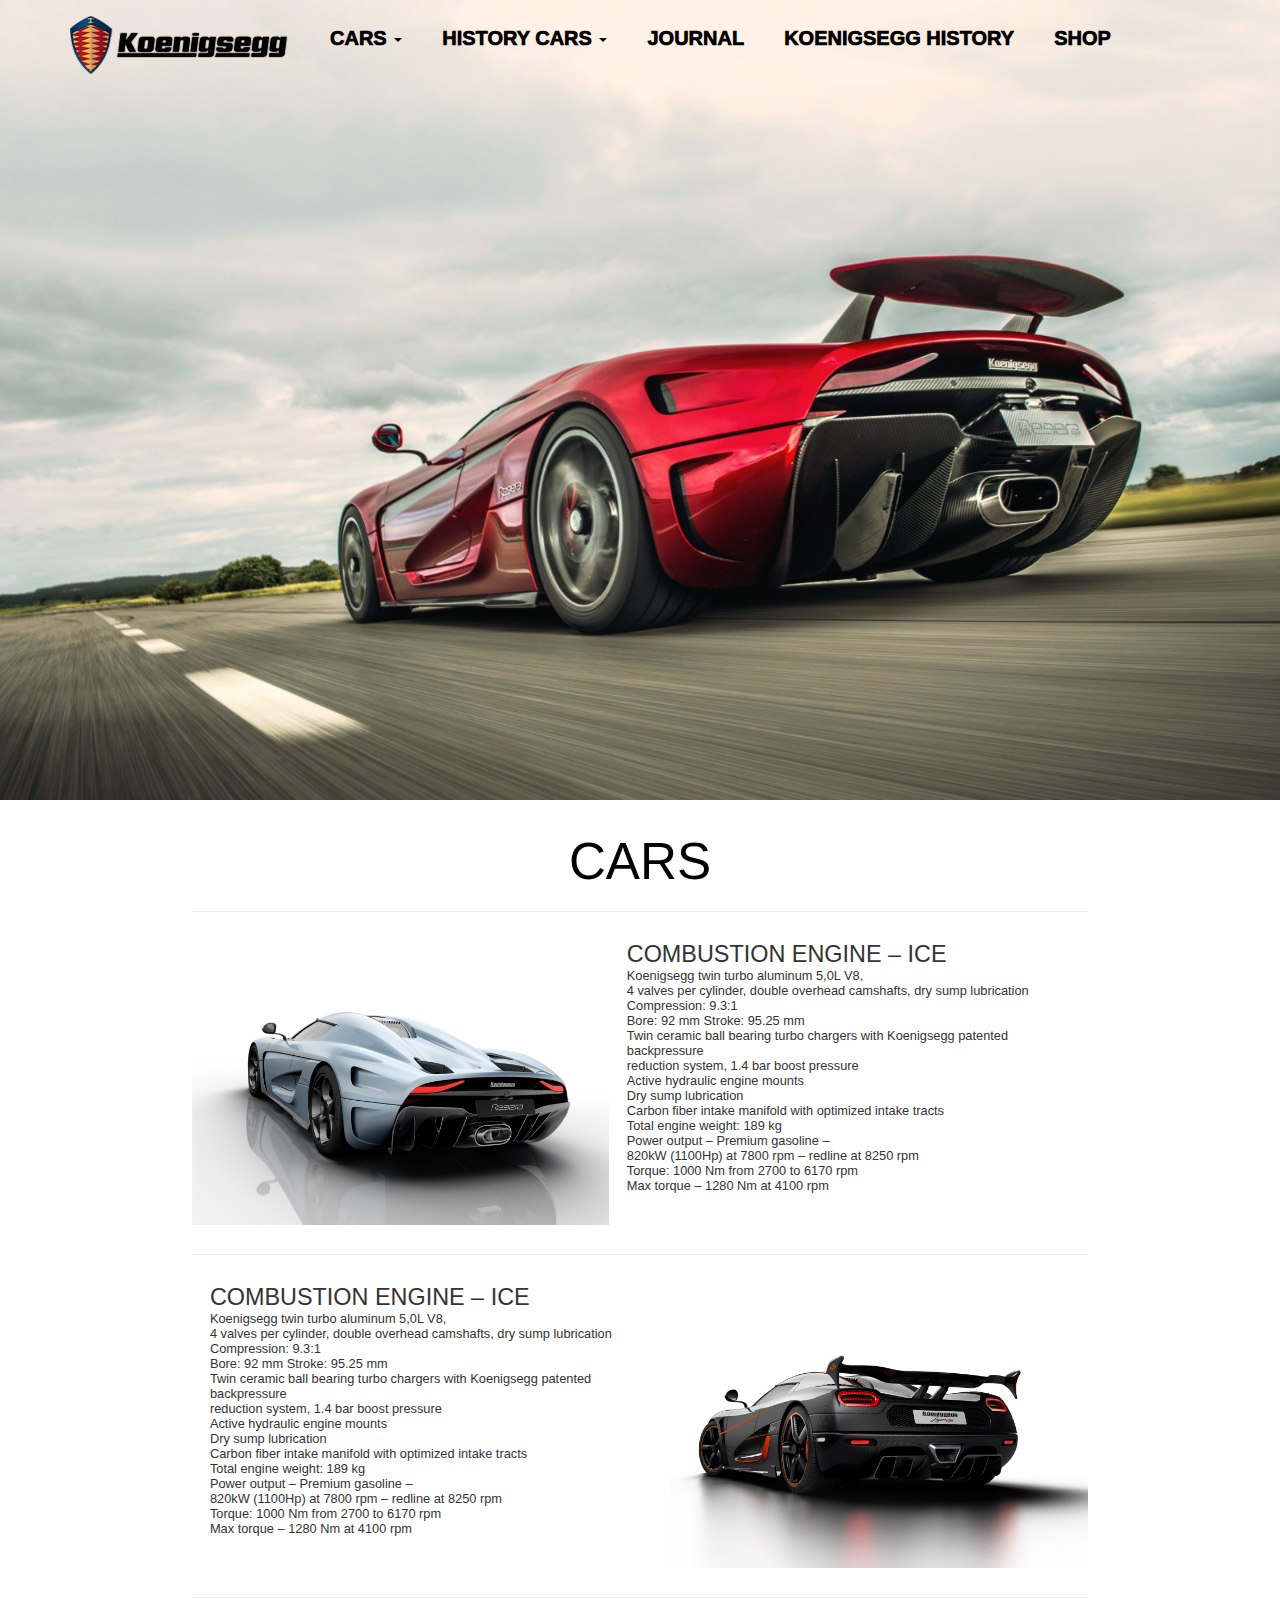
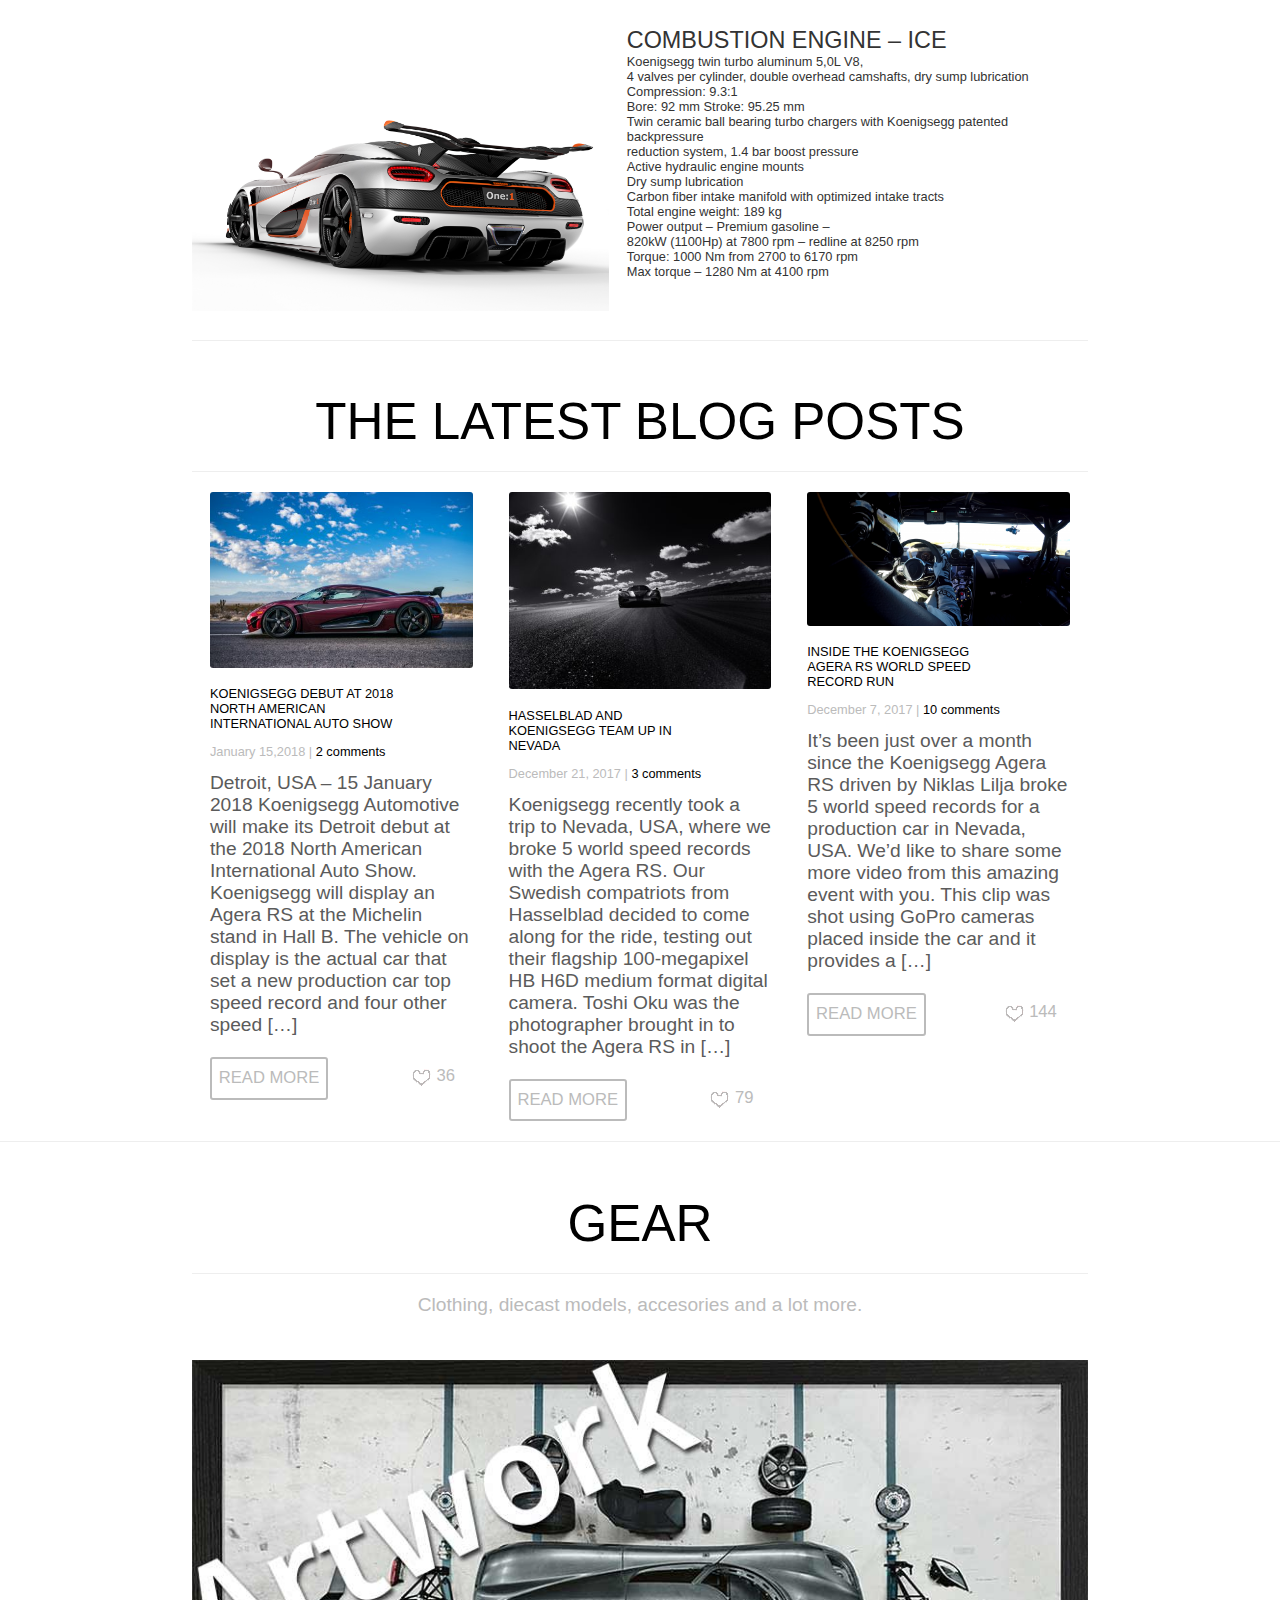
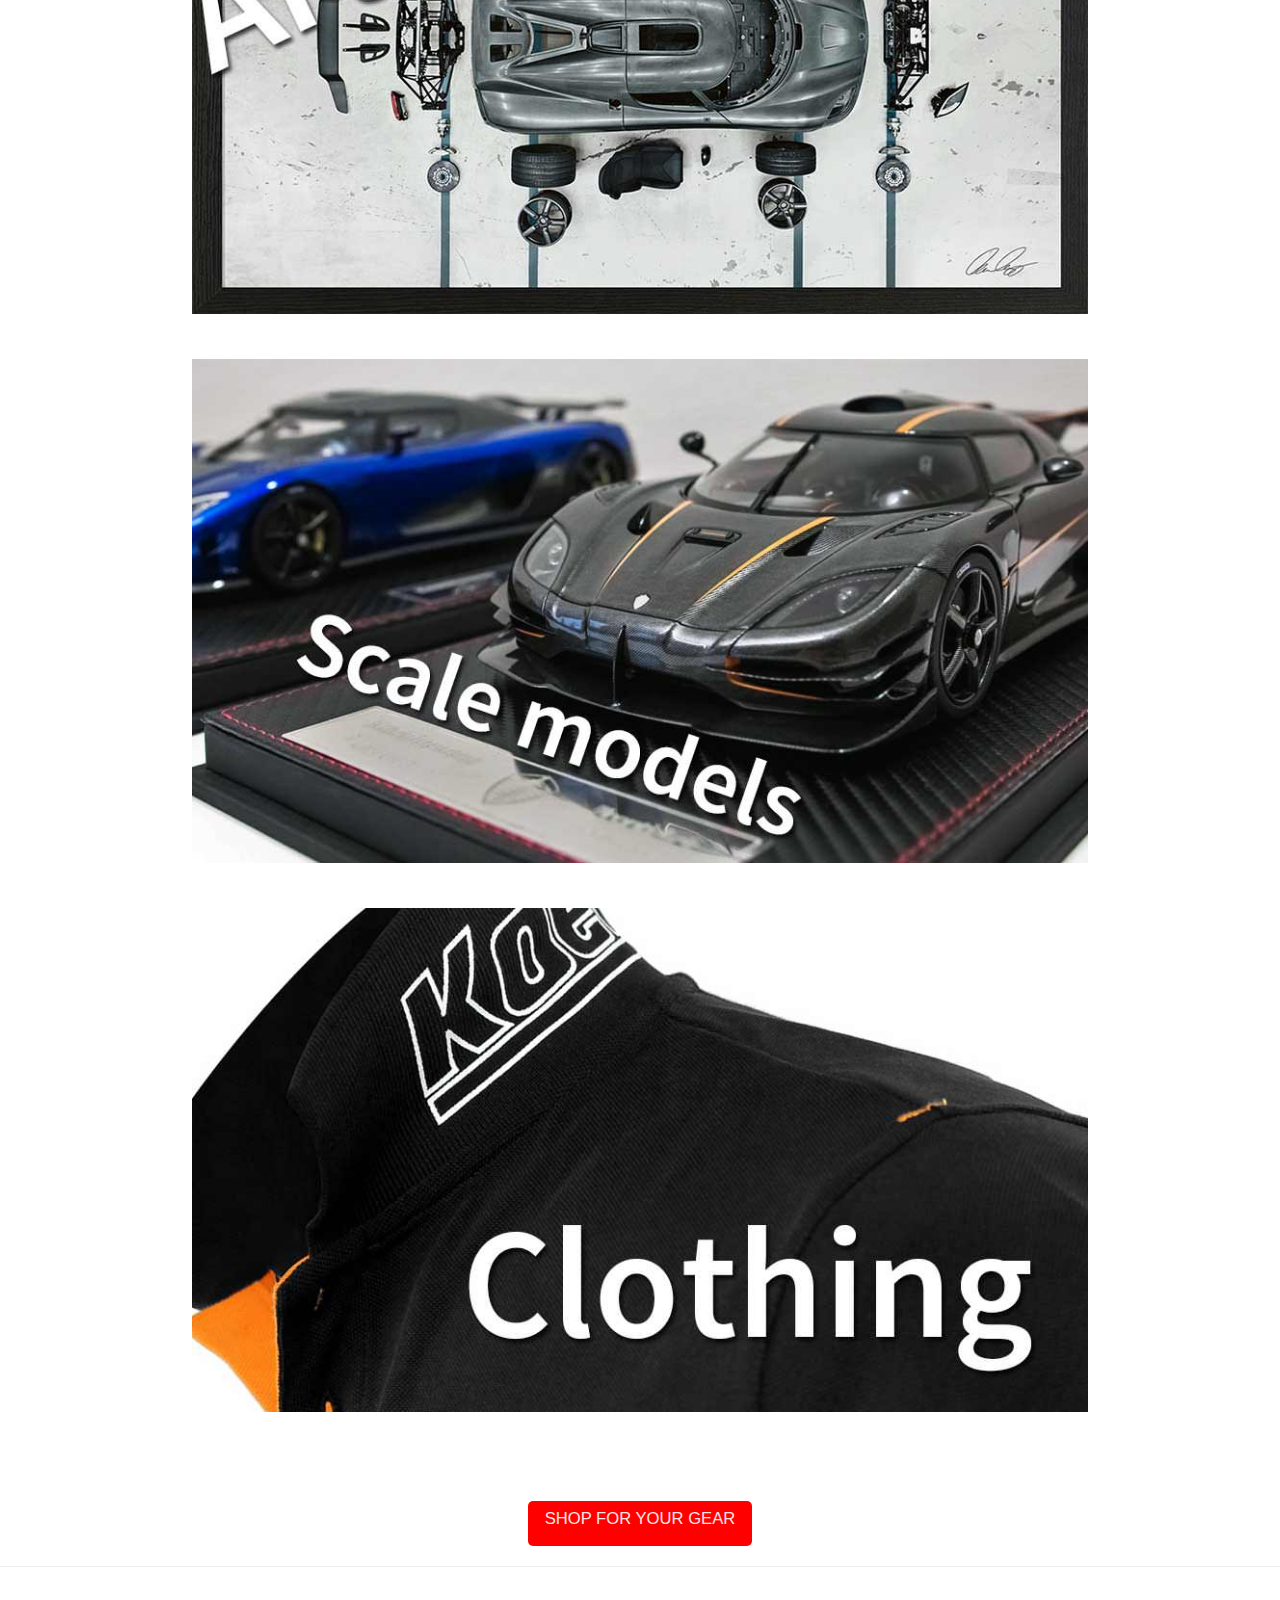
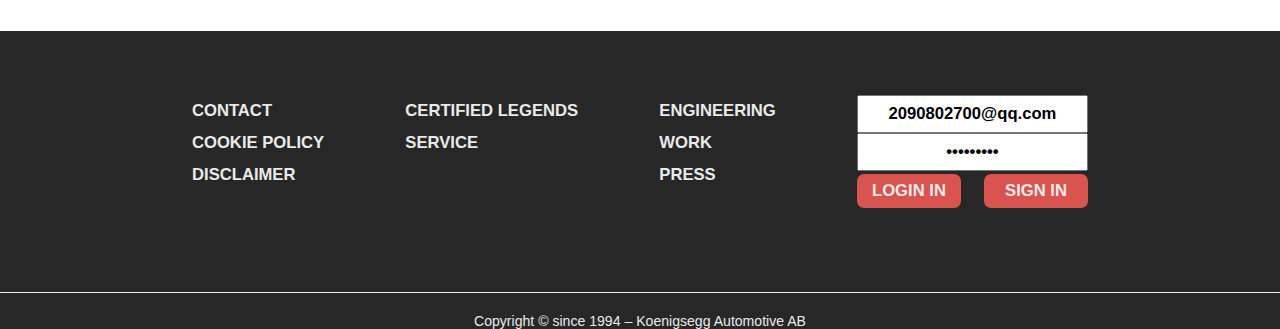
<file: index.html>
<!DOCTYPE html>
<html lang="zh-CN">
<head>
	<meta charset="UTF-8">
	<meta http-equiv="X-UA-Compatible" content="IE=edge">
	<title>Koenigsegg_index</title>
	<meta name="viewport" content="width=device-width, initial-scale=1.0, maximum-scale=1.0, user-scalable=no">
	<link rel="SHORTCUT ICON" href="img/logo/1.ico" />
	<link rel="stylesheet" href="css/bootstrap.css">
	<link rel="stylesheet" href="css/base.css">
	<link rel="stylesheet" href="css/header.css">
	<link rel="stylesheet" href="css/footer.css">
	<link rel="stylesheet" href="css/index.css">
</head>
<body>
	<div class="header">
	</div>
	<div class="main">
		<div class="floor1">
			<div class="banner">
				<ul class="banner-img">
					<li><img src="img/banner/index5.jpg" alt="" class="b-img"></li>
				</ul>
			</div>
		</div>
		<div class="floor2"> 
			<div class="floor2_cars">
				<div class="floor2_cars_title">
					<span>CARS</span>
					<hr>
				</div>
				<div class="floor2_cars_texts">
					<div class="img_1">
						<a href="">
							<img src="img/cars/2_big.png" alt="">
						</a>
					</div>
					<div class="text_1">
						<span>COMBUSTION ENGINE – ICE</span>
						<ul>
							<li>Koenigsegg twin turbo aluminum 5,0L V8,</li>
							<li>4 valves per cylinder, double overhead camshafts, dry sump lubrication</li>
							<li>Compression: 9.3:1</li>
							<li>Bore: 92 mm Stroke: 95.25 mm</li>
							<li>Twin ceramic ball bearing turbo chargers with Koenigsegg patented backpressure</li>
							<li>reduction system, 1.4 bar boost pressure</li>
							<li>Active hydraulic engine mounts</li>
							<li>Dry sump lubrication</li>
							<li>Carbon fiber intake manifold with optimized intake tracts</li>
							<li>Total engine weight: 189 kg</li>
							<li>Power output – Premium gasoline –</li>
							<li>820kW (1100Hp) at 7800 rpm – redline at 8250 rpm</li>
							<li>Torque: 1000 Nm from 2700 to 6170 rpm</li>
							<li>Max torque – 1280 Nm at 4100 rpm</li>
						</ul>
					</div>
				</div>
				<hr>
				<div class="floor2_cars_texts_right">
					<div class="text_2">
						<span>COMBUSTION ENGINE – ICE</span>
						<ul>
							<li>Koenigsegg twin turbo aluminum 5,0L V8,</li>
							<li>4 valves per cylinder, double overhead camshafts, dry sump lubrication</li>
							<li>Compression: 9.3:1</li>
							<li>Bore: 92 mm Stroke: 95.25 mm</li>
							<li>Twin ceramic ball bearing turbo chargers with Koenigsegg patented backpressure</li>
							<li>reduction system, 1.4 bar boost pressure</li>
							<li>Active hydraulic engine mounts</li>
							<li>Dry sump lubrication</li>
							<li>Carbon fiber intake manifold with optimized intake tracts</li>
							<li>Total engine weight: 189 kg</li>
							<li>Power output – Premium gasoline –</li>
							<li>820kW (1100Hp) at 7800 rpm – redline at 8250 rpm</li>
							<li>Torque: 1000 Nm from 2700 to 6170 rpm</li>
							<li>Max torque – 1280 Nm at 4100 rpm</li>
						</ul>
					</div>
					<div class="img_2">
						<a href="">
							<img src="img/cars/1_big.png" alt="">
						</a>
					</div>
				</div>
				<hr>
				<div class="floor2_cars_texts">
					<div class="img_3">
						<a href="">
							<img src="img/cars/3_big.png" alt="">
						</a>
					</div>
					<div class="text_3">
						<span>COMBUSTION ENGINE – ICE</span>
						<ul>
							<li>Koenigsegg twin turbo aluminum 5,0L V8,</li>
							<li>4 valves per cylinder, double overhead camshafts, dry sump lubrication</li>
							<li>Compression: 9.3:1</li>
							<li>Bore: 92 mm Stroke: 95.25 mm</li>
							<li>Twin ceramic ball bearing turbo chargers with Koenigsegg patented backpressure</li>
							<li>reduction system, 1.4 bar boost pressure</li>
							<li>Active hydraulic engine mounts</li>
							<li>Dry sump lubrication</li>
							<li>Carbon fiber intake manifold with optimized intake tracts</li>
							<li>Total engine weight: 189 kg</li>
							<li>Power output – Premium gasoline –</li>
							<li>820kW (1100Hp) at 7800 rpm – redline at 8250 rpm</li>
							<li>Torque: 1000 Nm from 2700 to 6170 rpm</li>
							<li>Max torque – 1280 Nm at 4100 rpm</li>
						</ul>
					</div>
				</div>
				<hr>
			</div>
		</div>
		<div class="floor3">
			<div class="floor3_title">
				<span>THE LATEST BLOG POSTS</span>
				<hr>
			</div>
			<div class="floor3_texts">
				<div>
					<img src="img/floor3/AgeraRSNevadaHSR-PK-6-400x267.jpg" alt="">
					<div>
						<a href="">KOENIGSEGG DEBUT AT 2018 <br>NORTH AMERICAN <br>INTERNATIONAL AUTO SHOW</a>
					</div>
					<div>
						<span>
					<span>January 15,2018 | </span>
						<a href="">2 comments</a>
						</span>
					</div>
					<div>
					<span>
					    Detroit, USA – 15 January 2018 Koenigsegg Automotive will make its Detroit debut at the 2018 North American International Auto Show. Koenigsegg will display an Agera RS at the Michelin stand in Hall B. The vehicle on display is the actual car that set a new production car top speed record and four other speed […]
				    </span>
					</div>
					<div>
						<div>
							<a href="">
								<span>READ MORE</span>
							</a>
						</div>
						<div>
							<a href="">
								<img src="img/floor3/love.png" alt="">
								<span>36</span>
							</a>
						</div>
					</div>
				</div>
				<div>
					<img src="img/floor3/Hasselblad_DJI_Final_Flat_4-400x300.jpg" alt="">
					<div>
						<a href="">HASSELBLAD AND <br>KOENIGSEGG TEAM UP IN  <br>NEVADA</a>
					</div>
					<div>
						<span>
						<span>December 21, 2017 | </span>
						<a href="">3 comments</a>
						</span>
					</div>
					<div>
						<span>
                            Koenigsegg recently took a trip to Nevada, USA, where we broke 5 world speed records with the Agera RS. Our Swedish compatriots from Hasselblad decided to come along for the ride, testing out their flagship 100-megapixel HB H6D medium format digital camera. Toshi Oku was the photographer brought in to shoot the Agera RS in […]
					</span>
					</div>
					<div>
						<div>
							<a href="">
								<span>READ MORE</span>
							</a>
						</div>
						<div>
							<a href="">
								<img src="img/floor3/love.png" alt="">
								<span>79</span>
							</a>
						</div>
					</div>
				</div>
				<div>
					<img src="img/floor3/Top-Speed-PIC-400x203.png" alt="">
					<div>
						<a href="">INSIDE THE KOENIGSEGG <br> AGERA RS WORLD SPEED <br> RECORD RUN</a>
					</div>
					<div>
						<span>
							<span>December 7, 2017 | </span>
						<a href="">10 comments</a>
						</span>
					</div>
					<div>
						<span>
                            It’s been just over a month since the Koenigsegg Agera RS driven by Niklas Lilja broke 5 world speed records for a production car in Nevada, USA. We’d like to share some more video from this amazing event with you. This clip was shot using GoPro cameras placed inside the car and it provides a […]
						</span>
					</div>
					<div>
						<div>
							<a href="">
								<span>READ MORE</span>
							</a>
						</div>
						<div>
							<a href="">
								<img src="img/floor3/love.png" alt="">
								<span>144</span>
							</a>
						</div>
					</div>
				</div>
			</div>
		</div>
		<hr>	
        <div class="floor4">
            <div class="floor4_title">
				<span>GEAR</span>
				<hr>
				<div>
					<span>Clothing, diecast models, accesories and a lot more.</span>
				</div>
			</div>
			<div class="floor4_texts">
				<div class="floor4_texts_img">
					<a href=""><img src="img/floor4/art_text.jpg" alt=""></a>
					<a href=""><img src="img/floor4/scale_text.jpg" alt=""></a>
					<a href=""><img src="img/floor4/clothing_text.jpg" alt=""></a>
				</div>
				<div class="floor4_btns">
					<a href="">
						<span>SHOP FOR YOUR GEAR</span>
					</a>
				</div>
			</div>
        </div>
	</div>
	<hr>
	<div class="footer">
	</div>
	<!-- <script src="js/jquery.js"></script> -->
	<script src="js/jquery-3.2.1.js"></script>
	<script src="js/bootstrap.js"></script>
	<script src="js/bootlint.js"></script>
	<sctipt src="js/ajax.js"></sctipt>
	<script src="js/header.js"></script>
	<script src="js/footer.js"></script>
	<script src="js/index.js"></script>
</body>
</html>
</file>
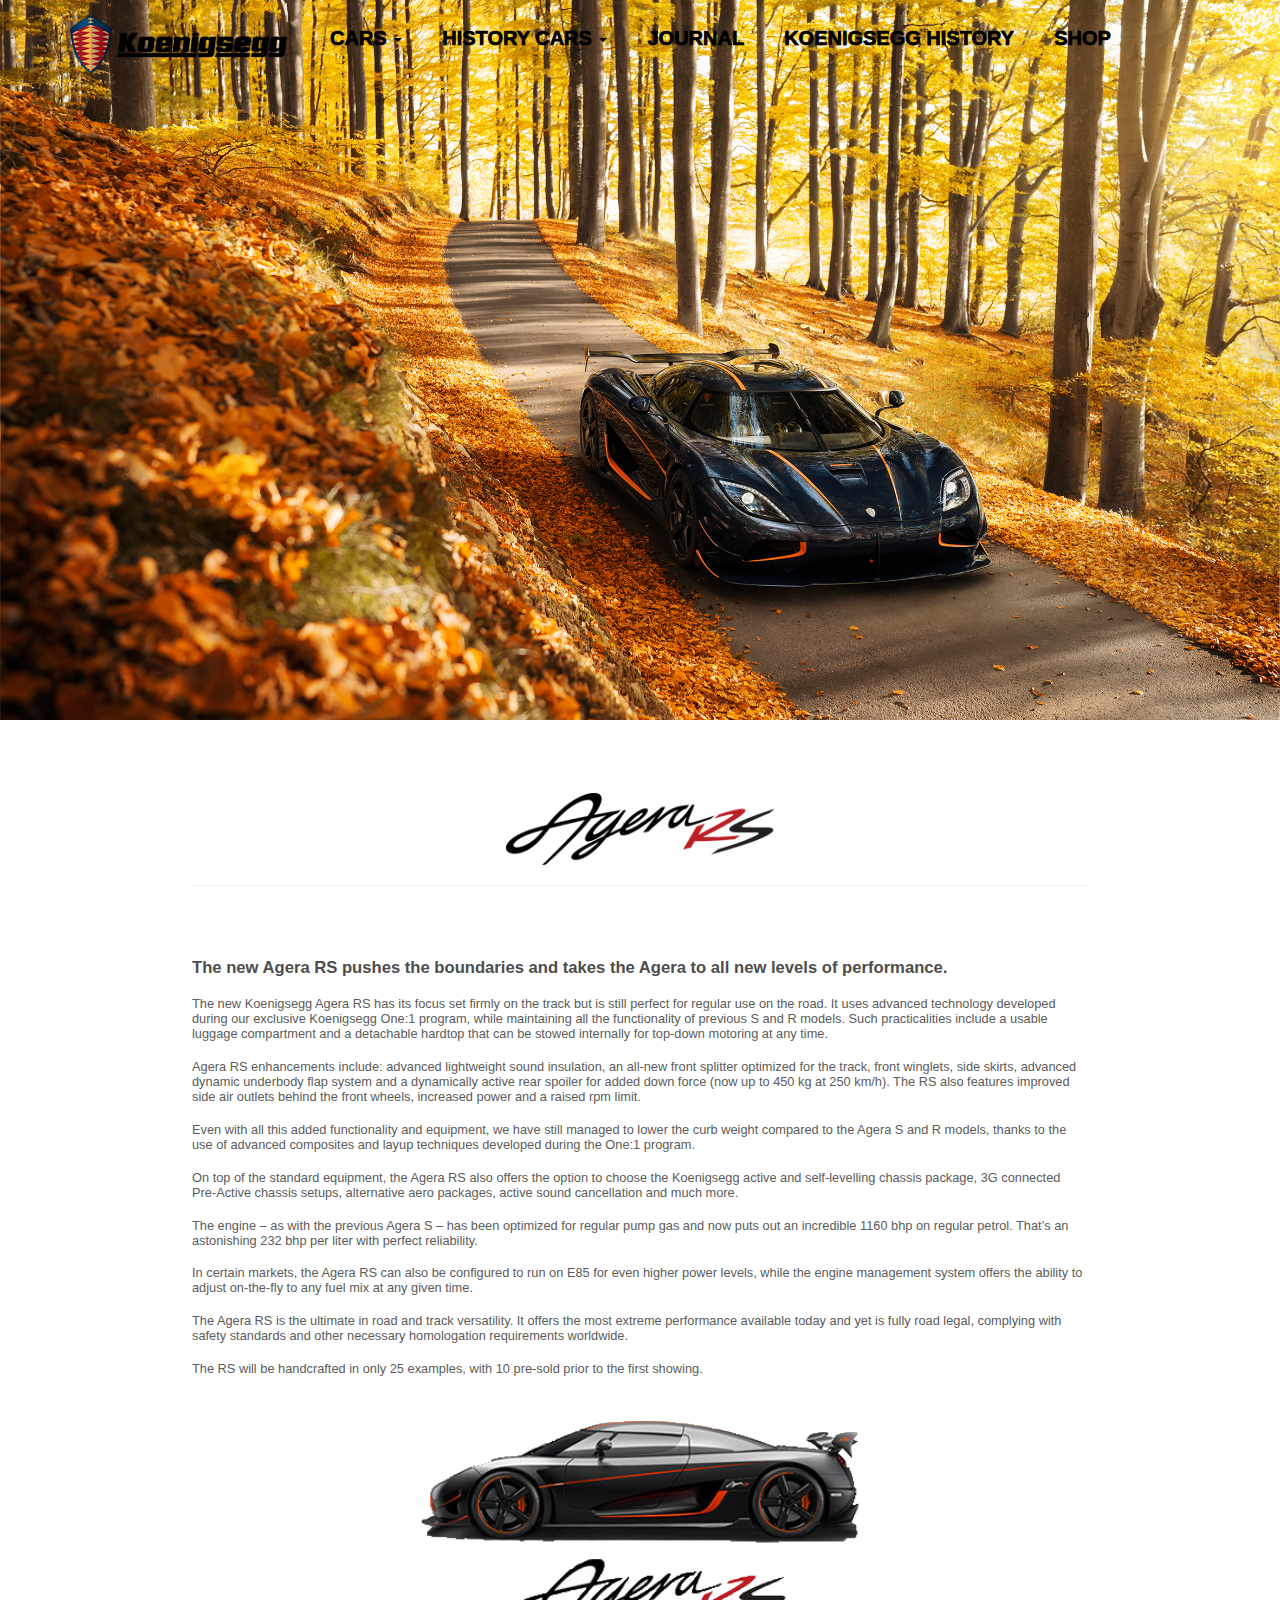
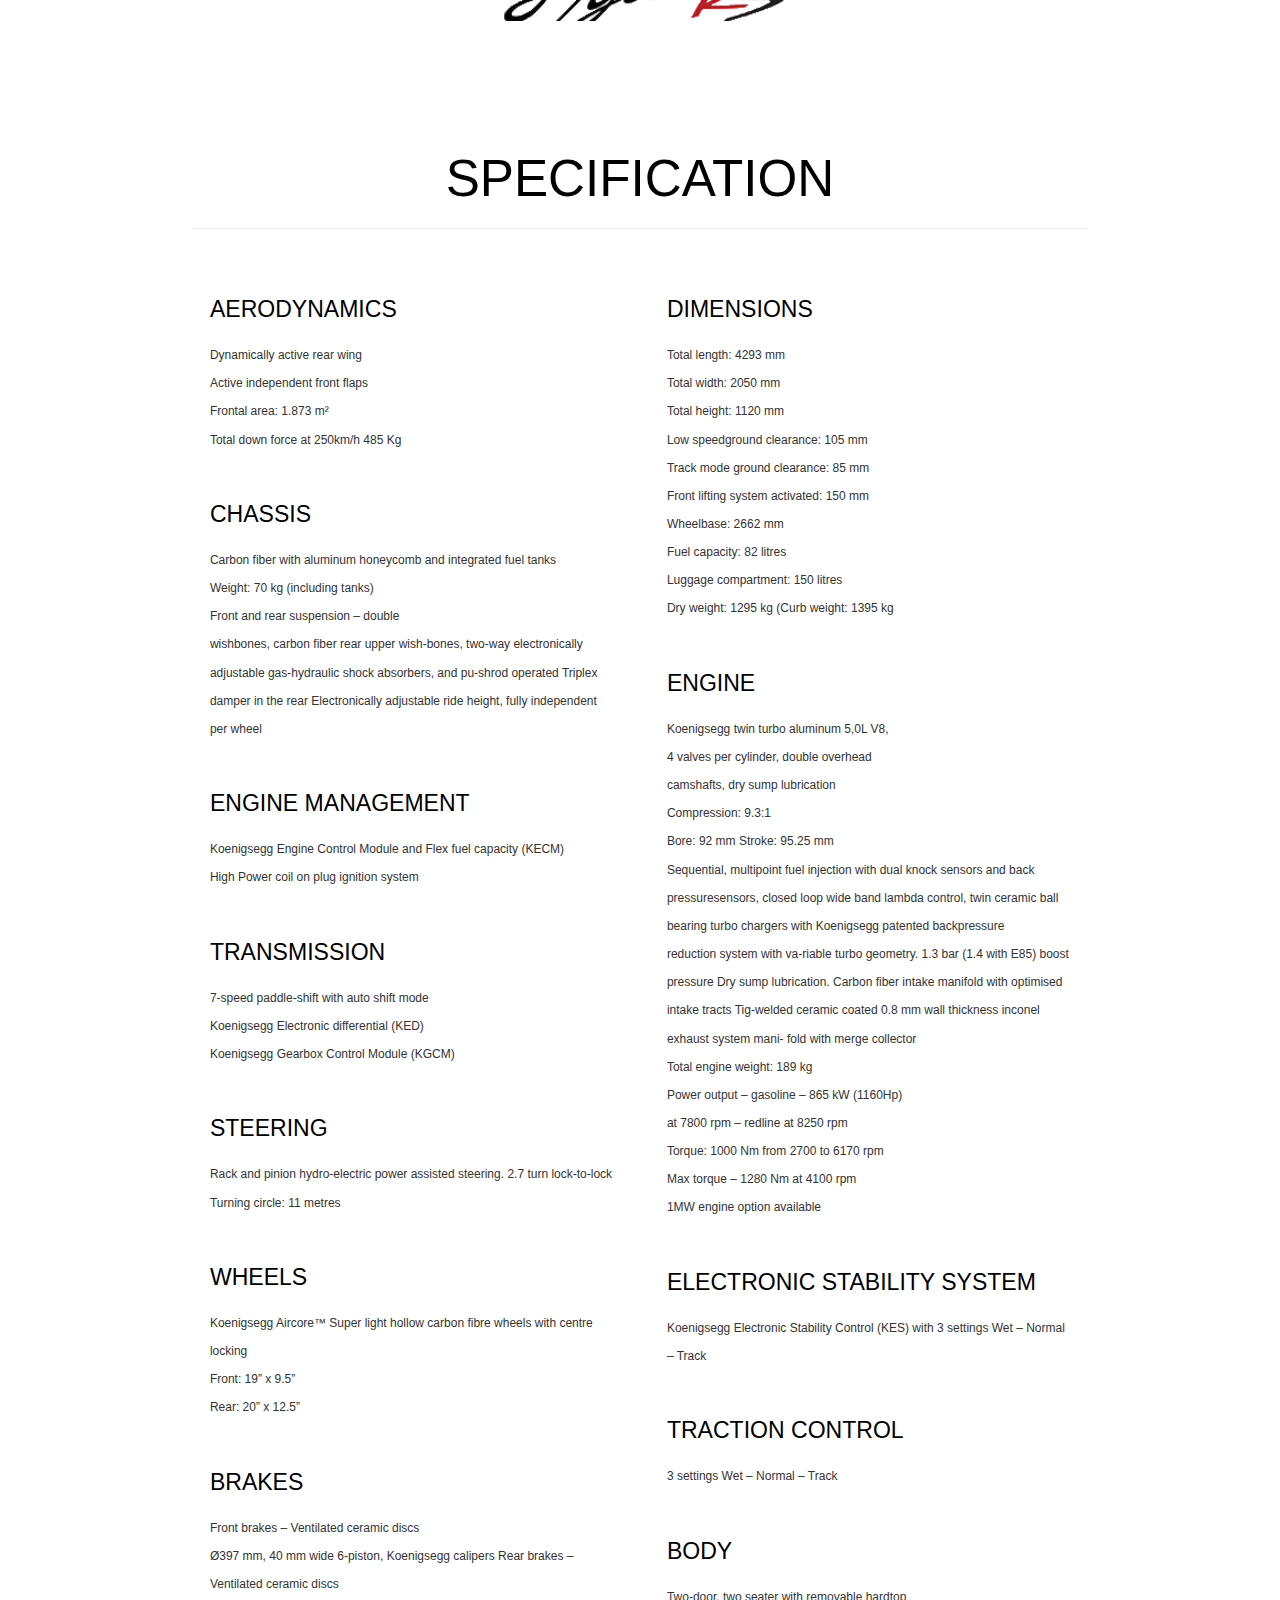
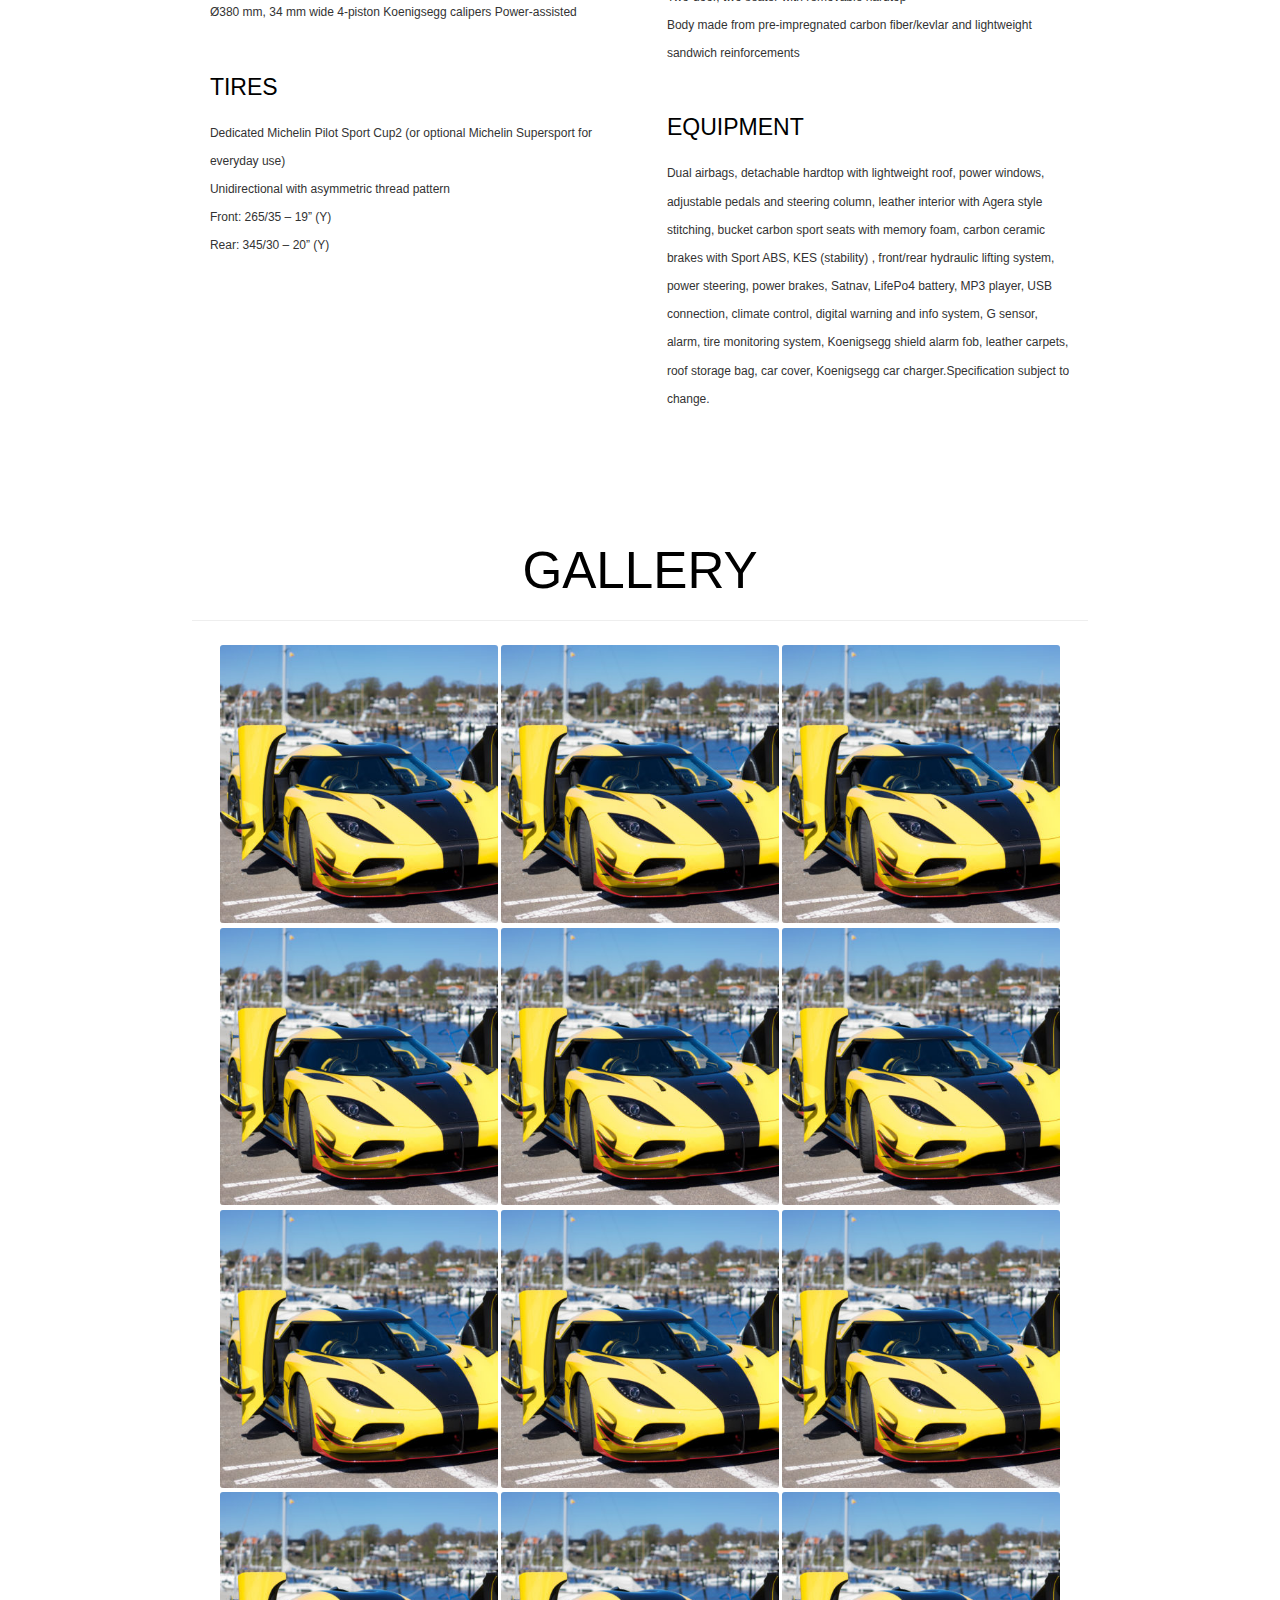
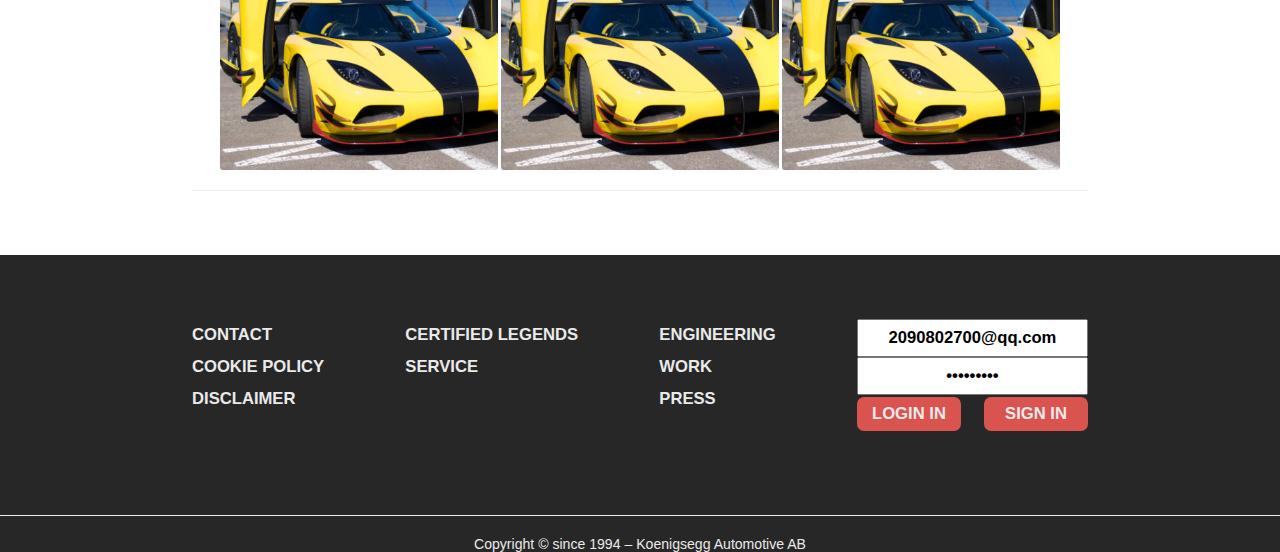
<file: cars.html>
<!DOCTYPE html>
<html lang="zh-CN">
<head>
	<meta charset="UTF-8">
	<meta http-equiv="X-UA-Compatible" content="IE=edge">
	<title>Koenigsegg_cars</title>
	<meta name="viewport" content="width=device-width, initial-scale=1.0, maximum-scale=1.0, user-scalable=no">
	<link rel="SHORTCUT ICON" href="img/logo/1.ico" />
	<link rel="stylesheet" href="css/bootstrap.css">
	<link rel="stylesheet" href="css/base.css">
    <link rel="stylesheet" href="css/header.css">
    <link rel="stylesheet" href="css/footer.css">
	<link rel="stylesheet" href="css/cars.css">
</head>
<body>
	<div class="header">
	</div>
	<div class="main">
		<div class="floor1">
			<div class="banner">
				<ul class="banner-img">
                    <li><img src="img/agera/DSC4941-Redigera_LR1.jpg" alt="" class="b-img"></li>
				</ul>
			</div>
        </div>
        <div class="floor2">
            <div>
                <img src="img/agera/Agera_RS_logo_280.png" alt="">
                <hr>
            </div>
            <div>
                <span>The new Agera RS pushes the boundaries and takes the Agera to all new levels of performance.</span>
                <span>The new Koenigsegg Agera RS has its focus set firmly on the track but is still perfect for regular use on the road. It uses advanced technology developed during our exclusive Koenigsegg One:1 program, while maintaining all the functionality of previous S and R models. Such practicalities include a usable luggage compartment and a detachable hardtop that can be stowed internally for top-down motoring at any time.</span>
                <span>Agera RS enhancements include: advanced lightweight sound insulation, an all-new front splitter optimized for the track, front winglets, side skirts, advanced dynamic underbody flap system and a dynamically active rear spoiler for added down force (now up to 450 kg at 250 km/h). The RS also features improved side air outlets behind the front wheels, increased power and a raised rpm limit.</span>
                <span>Even with all this added functionality and equipment, we have still managed to lower the curb weight compared to the Agera S and R models, thanks to the use of advanced composites and layup techniques developed during the One:1 program.</span>
                <span>On top of the standard equipment, the Agera RS also offers the option to choose the Koenigsegg active and self-levelling chassis package, 3G connected Pre-Active chassis setups, alternative aero packages, active sound cancellation and much more.</span>
                <span>The engine – as with the previous Agera S – has been optimized for regular pump gas and now puts out an incredible 1160 bhp on regular petrol. That’s an astonishing 232 bhp per liter with perfect reliability.</span>
                <span>In certain markets, the Agera RS can also be configured to run on E85 for even higher power levels, while the engine management system offers the ability to adjust on-the-fly to any fuel mix at any given time.</span>
                <span>The Agera RS is the ultimate in road and track versatility. It offers the most extreme performance available today and yet is fully road legal, complying with safety standards and other necessary homologation requirements worldwide.</span>
                <span>The RS will be handcrafted in only 25 examples, with 10 pre-sold prior to the first showing.</span>
            </div>
            <div>
                <img src="img/agera/1.png" alt="">
            </div>
        </div>
        <div class="floor3">
            <div class="floor3_title">
                <span>SPECIFICATION</span>
                <hr>
            </div>
            <div class="floor3_texts">
                <div class="floor3_left">
                    <div class="f3_textes">
                        <span>AERODYNAMICS</span>
                        <span>Dynamically active rear wing <br>Active independent front flaps <br>Frontal area: 1.873 m²<br>Total down force at 250km/h 485 Kg</span>
                    </div>
                    <div class="f3_textes">
                        <span>CHASSIS</span>
                        <span>Carbon fiber with aluminum honeycomb and integrated fuel tanks<br>Weight: 70 kg (including tanks)<br>Front and rear suspension – double<br>wishbones, carbon fiber rear upper wish-bones, two-way electronically adjustable gas-hydraulic shock absorbers, and pu-shrod operated Triplex damper in the rear Electronically adjustable ride height, fully independent per wheel
                        </span>
                    </div>       
                    <div class="f3_textes">
                        <span>ENGINE MANAGEMENT</span>
                        <span>Koenigsegg Engine Control Module and Flex fuel capacity (KECM)<br>High Power coil on plug ignition system
                        </span>
                    </div>                          <div class="f3_textes">
                        <span>TRANSMISSION</span>
                        <span>7-speed paddle-shift with auto shift mode <br>
                        Koenigsegg Electronic differential (KED) <br>
                        Koenigsegg Gearbox Control Module (KGCM)
                        </span>
                    </div>
                    <div class="f3_textes">
                        <span>STEERING</span>
                        <span>Rack and pinion hydro-electric power assisted steering.
                        2.7 turn lock-to-lock <br>
                        Turning circle: 11 metres
                        </span>
                    </div>
                    <div class="f3_textes">
                        <span>WHEELS</span>
                        <span>Koenigsegg Aircore™ Super light hollow carbon fibre wheels with centre locking <br>
                        Front: 19” x 9.5” <br>
                        Rear: 20” x 12.5”
                        </span>
                    </div>
                    <div class="f3_textes">
                        <span>BRAKES</span>
                        <span>Front brakes – Ventilated ceramic discs <br>
                        Ø397 mm, 40 mm wide 6-piston, Koenigsegg calipers
                        Rear brakes – Ventilated ceramic discs <br>
                        Ø380 mm, 34 mm wide 4-piston Koenigsegg calipers
                        Power-assisted</span>
                    </div>
                    <div class="f3_textes">
                        <span>TIRES</span>
                        <span>
                            Dedicated Michelin Pilot Sport Cup2 (or optional Michelin Supersport for everyday use) <br>Unidirectional with asymmetric thread pattern <br> Front: 265/35 – 19” (Y) <br>
                            Rear: 345/30 – 20” (Y) <br>
                        </span>
                    </div>        
                </div>
                <div class="floor3_right">
                    <div class="f3_textes">
                        <span>DIMENSIONS</span>
                        <span>Total length: 4293 mm <br>Total width: 2050 mm<br>Total height: 1120 mm<br>Low speedground clearance: 105 mm<br>Track mode ground clearance: 85 mm<br>Front lifting system activated: 150 mm<br>Wheelbase: 2662 mm<br>Fuel capacity: 82 litres<br>Luggage compartment: 150 litres<br>
                        Dry weight: 1295 kg (Curb weight: 1395 kg</span>
                    </div>
                    <div class="f3_textes">
                        <span>ENGINE</span>
                        <span>Koenigsegg twin turbo aluminum 5,0L V8,<br>
                        4 valves per cylinder, double overhead<br>
                        camshafts, dry sump lubrication<br>
                        Compression: 9.3:1<br>
                        Bore: 92 mm Stroke: 95.25 mm<br>Sequential, multipoint fuel injection with dual knock sensors and back pressuresensors, closed loop wide band lambda control, twin ceramic ball bearing turbo chargers with Koenigsegg patented backpressure <br>reduction system with va-riable turbo geometry. 1.3 bar (1.4 with E85) boost pressure Dry sump lubrication. Carbon fiber intake manifold with optimised intake tracts Tig-welded ceramic coated 0.8 mm wall thickness inconel exhaust system mani- fold with merge collector<br> Total engine weight: 189 kg<br> Power output – gasoline – 865 kW (1160Hp)<br> at 7800 rpm – redline at 8250 rpm<br> Torque: 1000 Nm from 2700 to 6170 rpm<br> Max torque – 1280 Nm at 4100 rpm<br> 1MW engine option available
                        </span>
                    </div>
                    <div class="f3_textes">
                        <span>ELECTRONIC STABILITY SYSTEM</span>
                        <span>Koenigsegg Electronic Stability Control (KES) with 3 settings Wet – Normal – Track</span>
                    </div>
                    <div class="f3_textes">
                        <span>TRACTION CONTROL</span>
                        <span>3 settings Wet – Normal – Track</span>
                    </div>
                    <div class="f3_textes">
                        <span>BODY</span>
                        <span>Two-door, two seater with removable hardtop <br>Body made from pre-impregnated carbon fiber/kevlar and lightweight sandwich reinforcements</span>
                    </div>
                    <div class="f3_textes">
                        <span>EQUIPMENT</span>
                        <span>Dual airbags, detachable hardtop with lightweight roof, power windows, adjustable pedals and steering column, leather interior with Agera style stitching, bucket carbon sport seats with memory foam, carbon ceramic brakes with Sport ABS, KES (stability) , front/rear hydraulic lifting system, power steering, power brakes, Satnav, LifePo4 battery, MP3 player, USB connection, climate control, digital warning and info system, G sensor, alarm, tire monitoring system, Koenigsegg shield alarm fob, leather carpets, roof storage bag, car cover, Koenigsegg car charger.Specification subject to change.</span>
                    </div>       
                </div>
            </div>
        </div>
        <div class="floor4">
            <div class="floor4_title">
                <span>GALLERY</span>
                <hr>
            </div>
            <div class="floor4_image">
                <div>
                    <img src="img/agera/AgeraML_sun_LisaJohansson_20160506_1-1_edit-400x400.jpg" alt="">
                    <img src="img/agera/AgeraML_sun_LisaJohansson_20160506_1-1_edit-400x400.jpg" alt="">
                    <img src="img/agera/AgeraML_sun_LisaJohansson_20160506_1-1_edit-400x400.jpg" alt="">
                    <img src="img/agera/AgeraML_sun_LisaJohansson_20160506_1-1_edit-400x400.jpg" alt="">
                    <img src="img/agera/AgeraML_sun_LisaJohansson_20160506_1-1_edit-400x400.jpg" alt="">
                    <img src="img/agera/AgeraML_sun_LisaJohansson_20160506_1-1_edit-400x400.jpg" alt="">
                    <img src="img/agera/AgeraML_sun_LisaJohansson_20160506_1-1_edit-400x400.jpg" alt="">
                    <img src="img/agera/AgeraML_sun_LisaJohansson_20160506_1-1_edit-400x400.jpg" alt="">
                    <img src="img/agera/AgeraML_sun_LisaJohansson_20160506_1-1_edit-400x400.jpg" alt="">
                    <img src="img/agera/AgeraML_sun_LisaJohansson_20160506_1-1_edit-400x400.jpg" alt="">
                    <img src="img/agera/AgeraML_sun_LisaJohansson_20160506_1-1_edit-400x400.jpg" alt="">
                    <img src="img/agera/AgeraML_sun_LisaJohansson_20160506_1-1_edit-400x400.jpg" alt="">
                </div>
            </div>
            <hr>
        </div>
    </div>
    <div class="footer"></div>
	<script src="js/jquery-3.2.1.js"></script>
	<script src="js/bootstrap.js"></script>
	<script src="js/bootlint.js"></script>
	<sctipt src="js/ajax.js"></sctipt>
    <script src="js/header.js"></script>
    <script src="js/footer.js"></script>
</body>
</html>
</file>
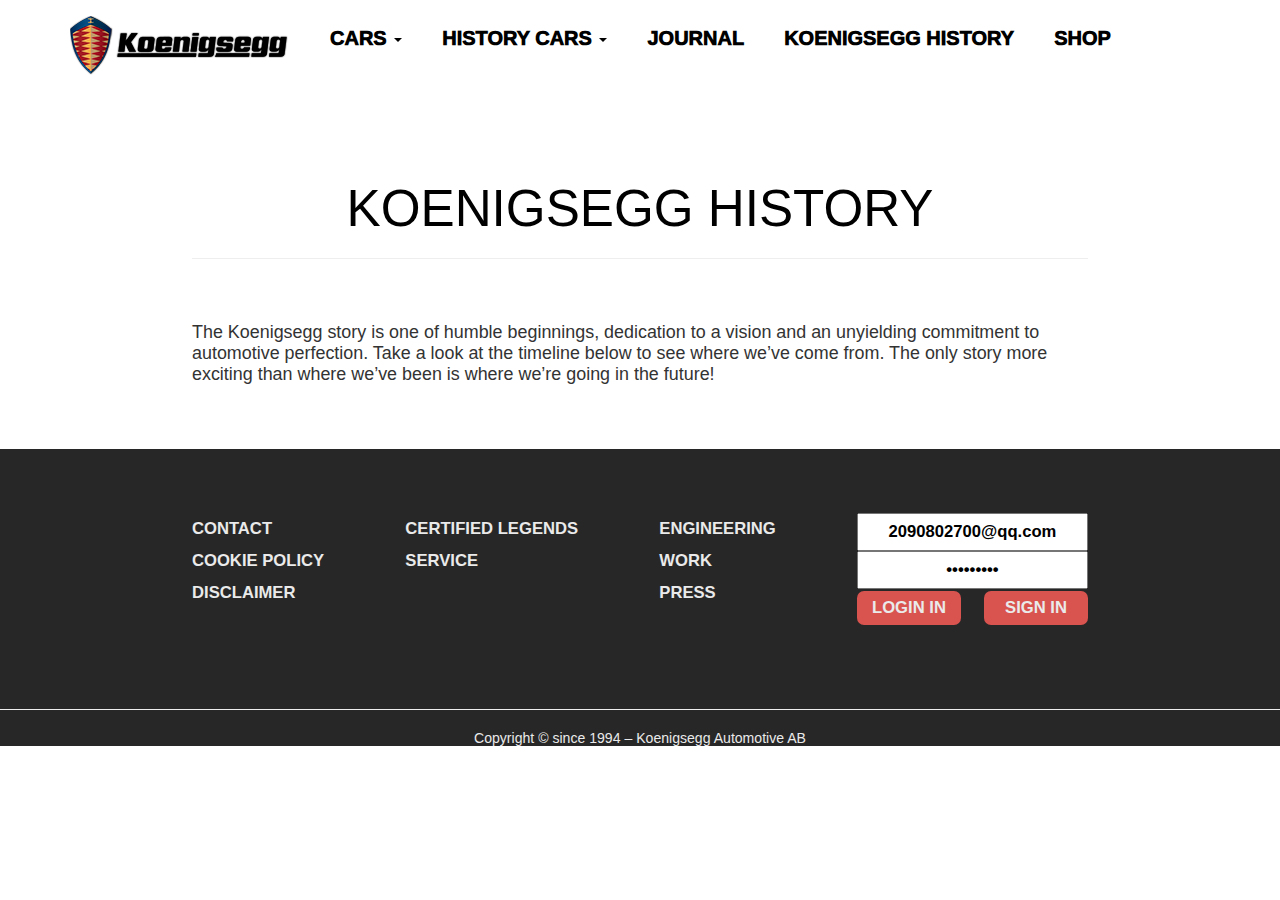
<file: history.html>
<!DOCTYPE html>
<html lang="zh-CN">
<head>
	<meta charset="UTF-8">
	<meta http-equiv="X-UA-Compatible" content="IE=edge">
	<title>Koenigsegg_history</title>
	<meta name="viewport" content="width=device-width, initial-scale=1.0, maximum-scale=1.0, user-scalable=no">
	<link rel="SHORTCUT ICON" href="img/logo/1.ico" />
	<link rel="stylesheet" href="css/bootstrap.css">
	<link rel="stylesheet" href="css/base.css">
    <link rel="stylesheet" href="css/header.css">
    <link rel="stylesheet" href="css/footer.css">
    <link rel="stylesheet" href="css/history.css">
</head>
<body>
	<div class="header">
	</div>
	<div class="main">
		<div class="floor1">
            <div class="floor1_title">
                <span>KOENIGSEGG HISTORY</span>
                <hr>
            </div>
            <div class="floor1_texts">
                <span>
                    The Koenigsegg story is one of humble beginnings, dedication to a vision and an unyielding commitment to automotive perfection.  Take a look at the timeline below to see where we’ve come from.  The only story more exciting than where we’ve been is where we’re going in the future!
                </span>
            </div>
        </div>
        <div class="floor2">
            <div class="timers">
                <div></div>
                <div>
                    <span></span>
                </div>
            </div>
        </div>
    </div>
    <div class="footer"></div>
	<script src="js/jquery-3.2.1.js"></script>
	<script src="js/bootstrap.js"></script>
	<script src="js/bootlint.js"></script>
	<sctipt src="js/ajax.js"></sctipt>
    <script src="js/header.js"></script>
    <script src="js/footer.js"></script>
</body>
</html>
</file>
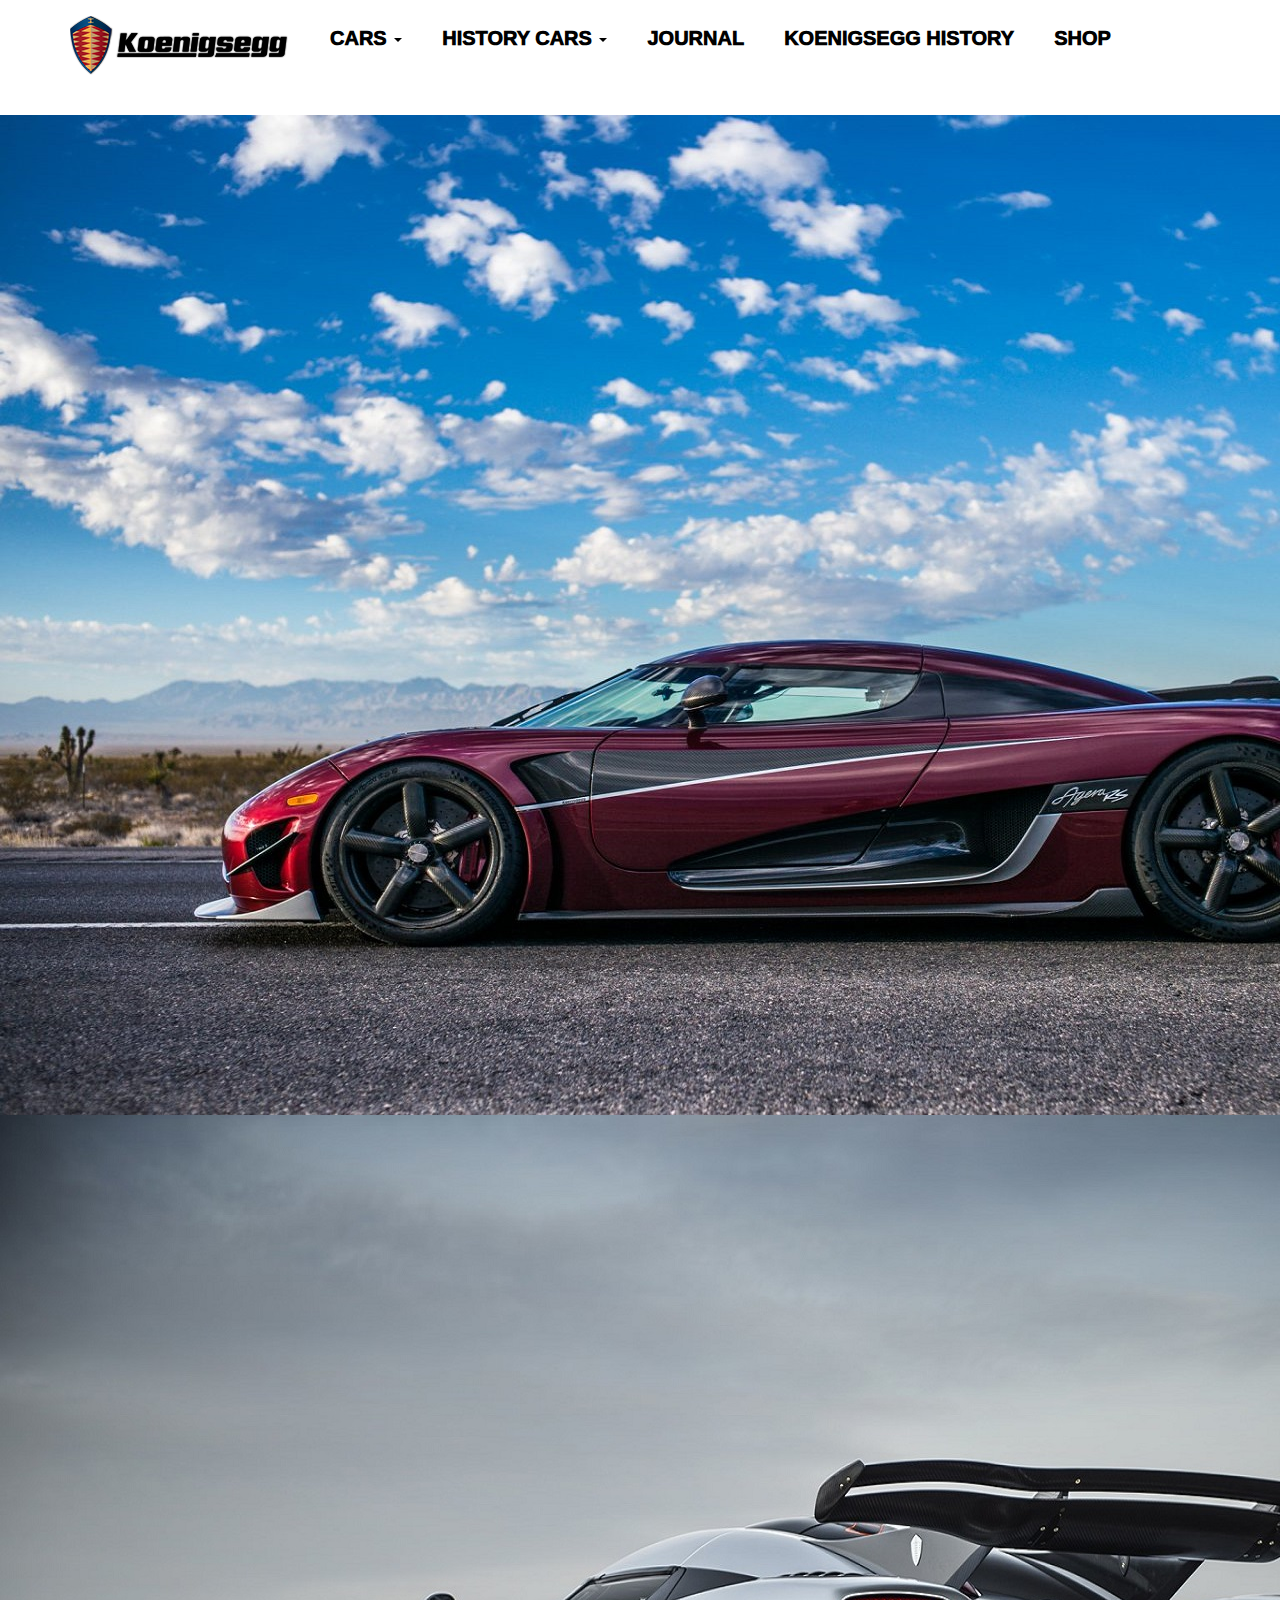
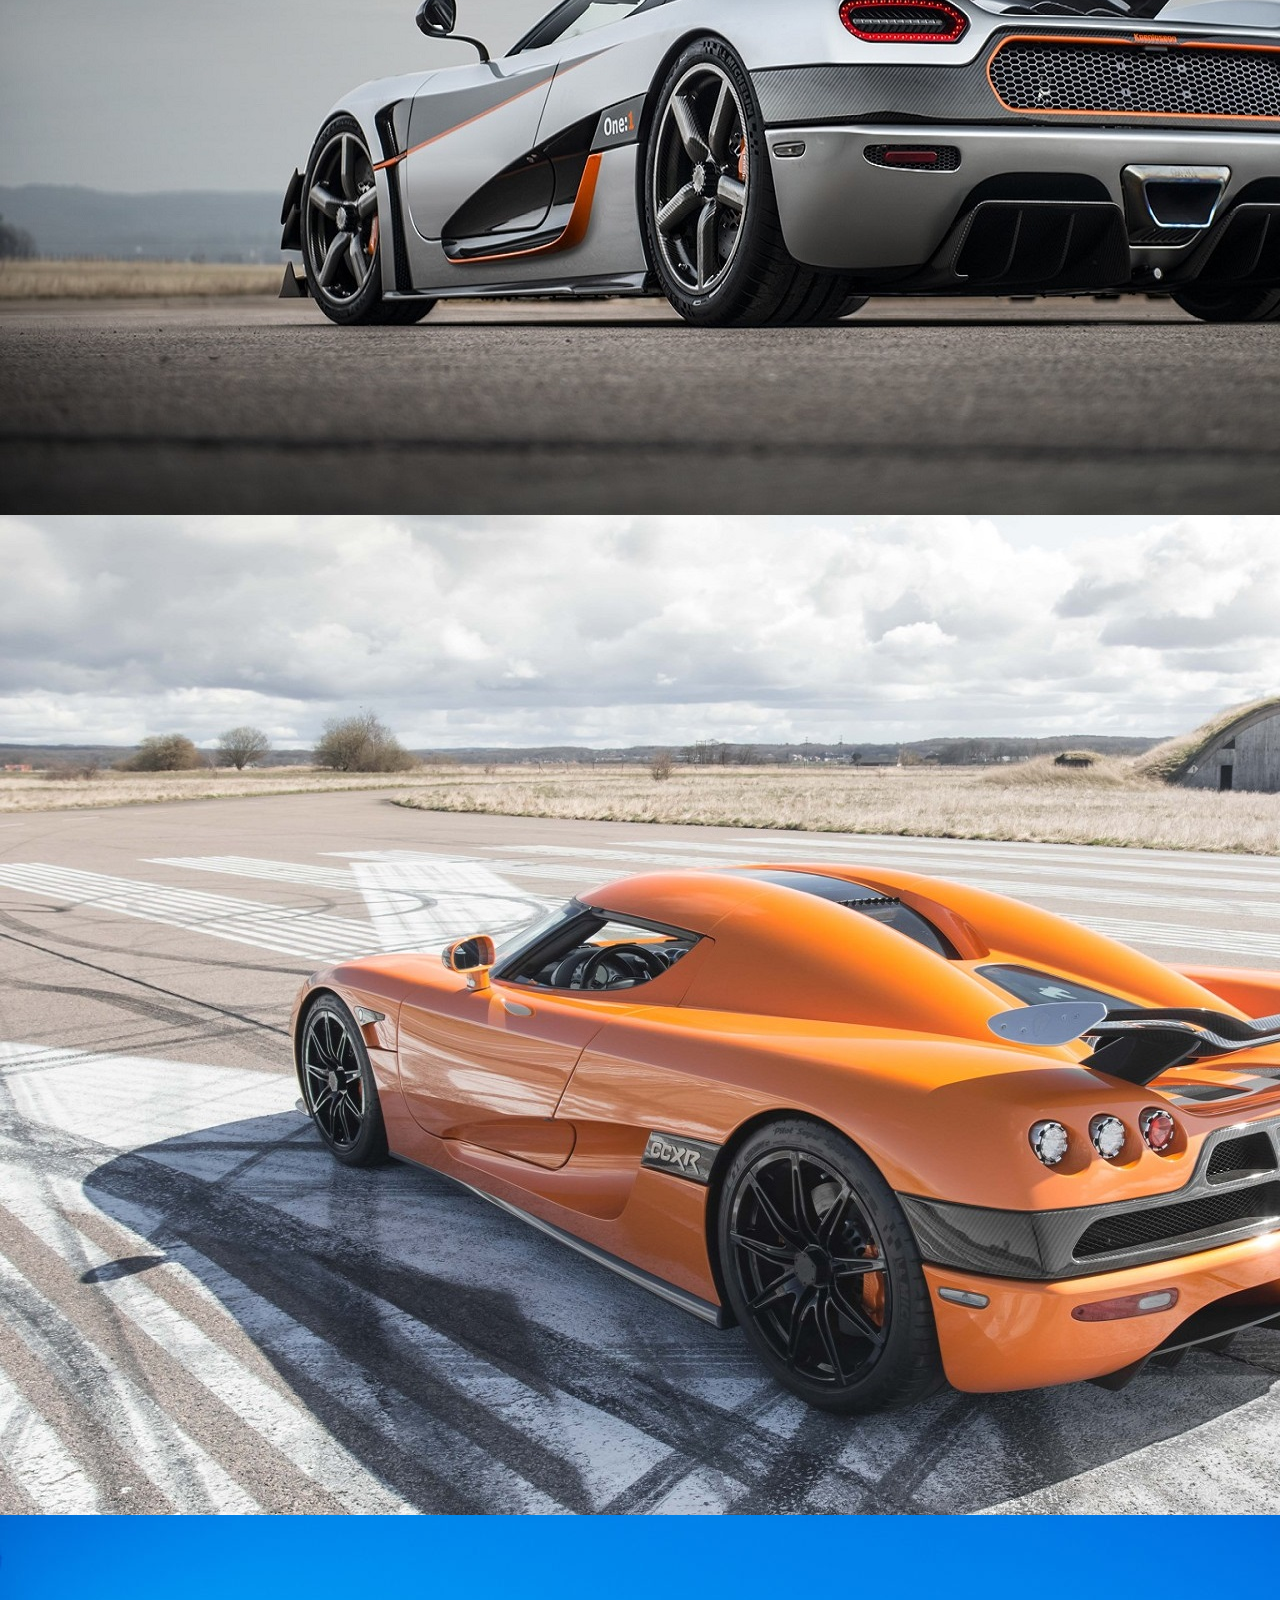
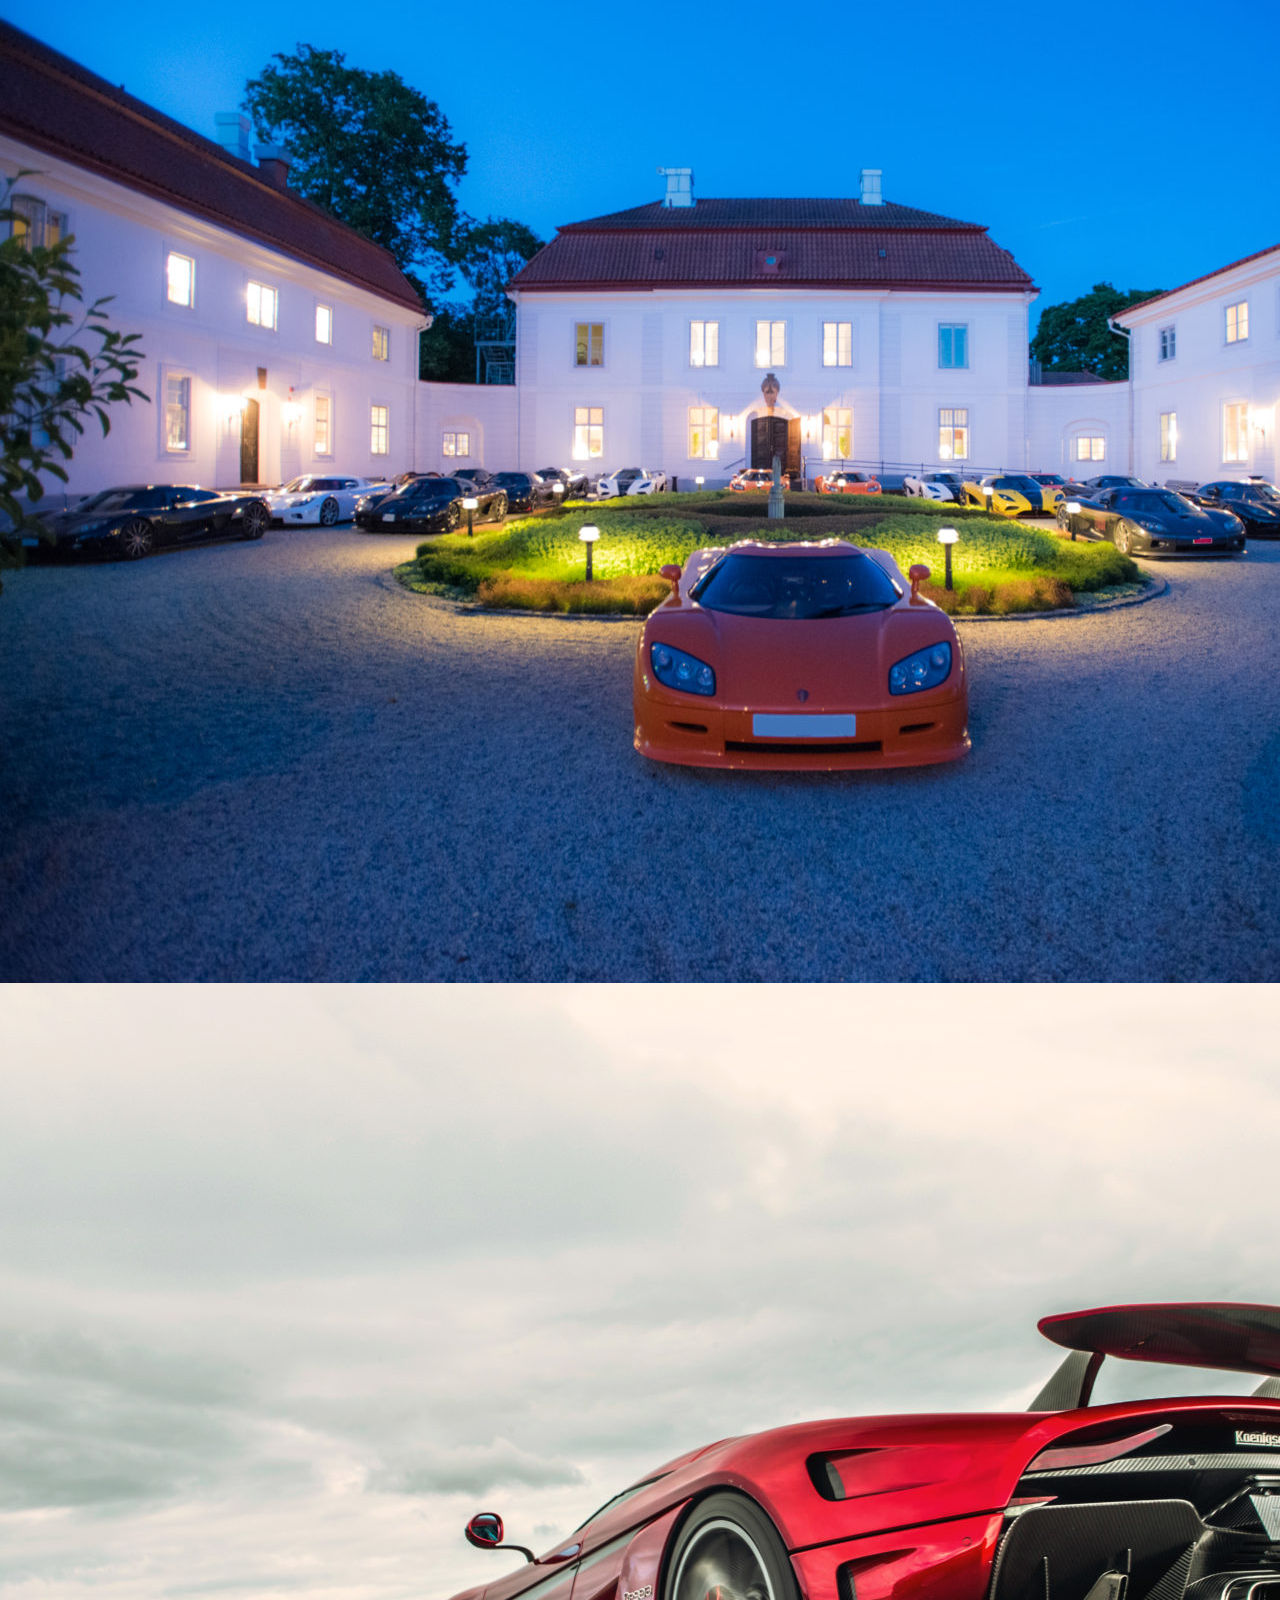
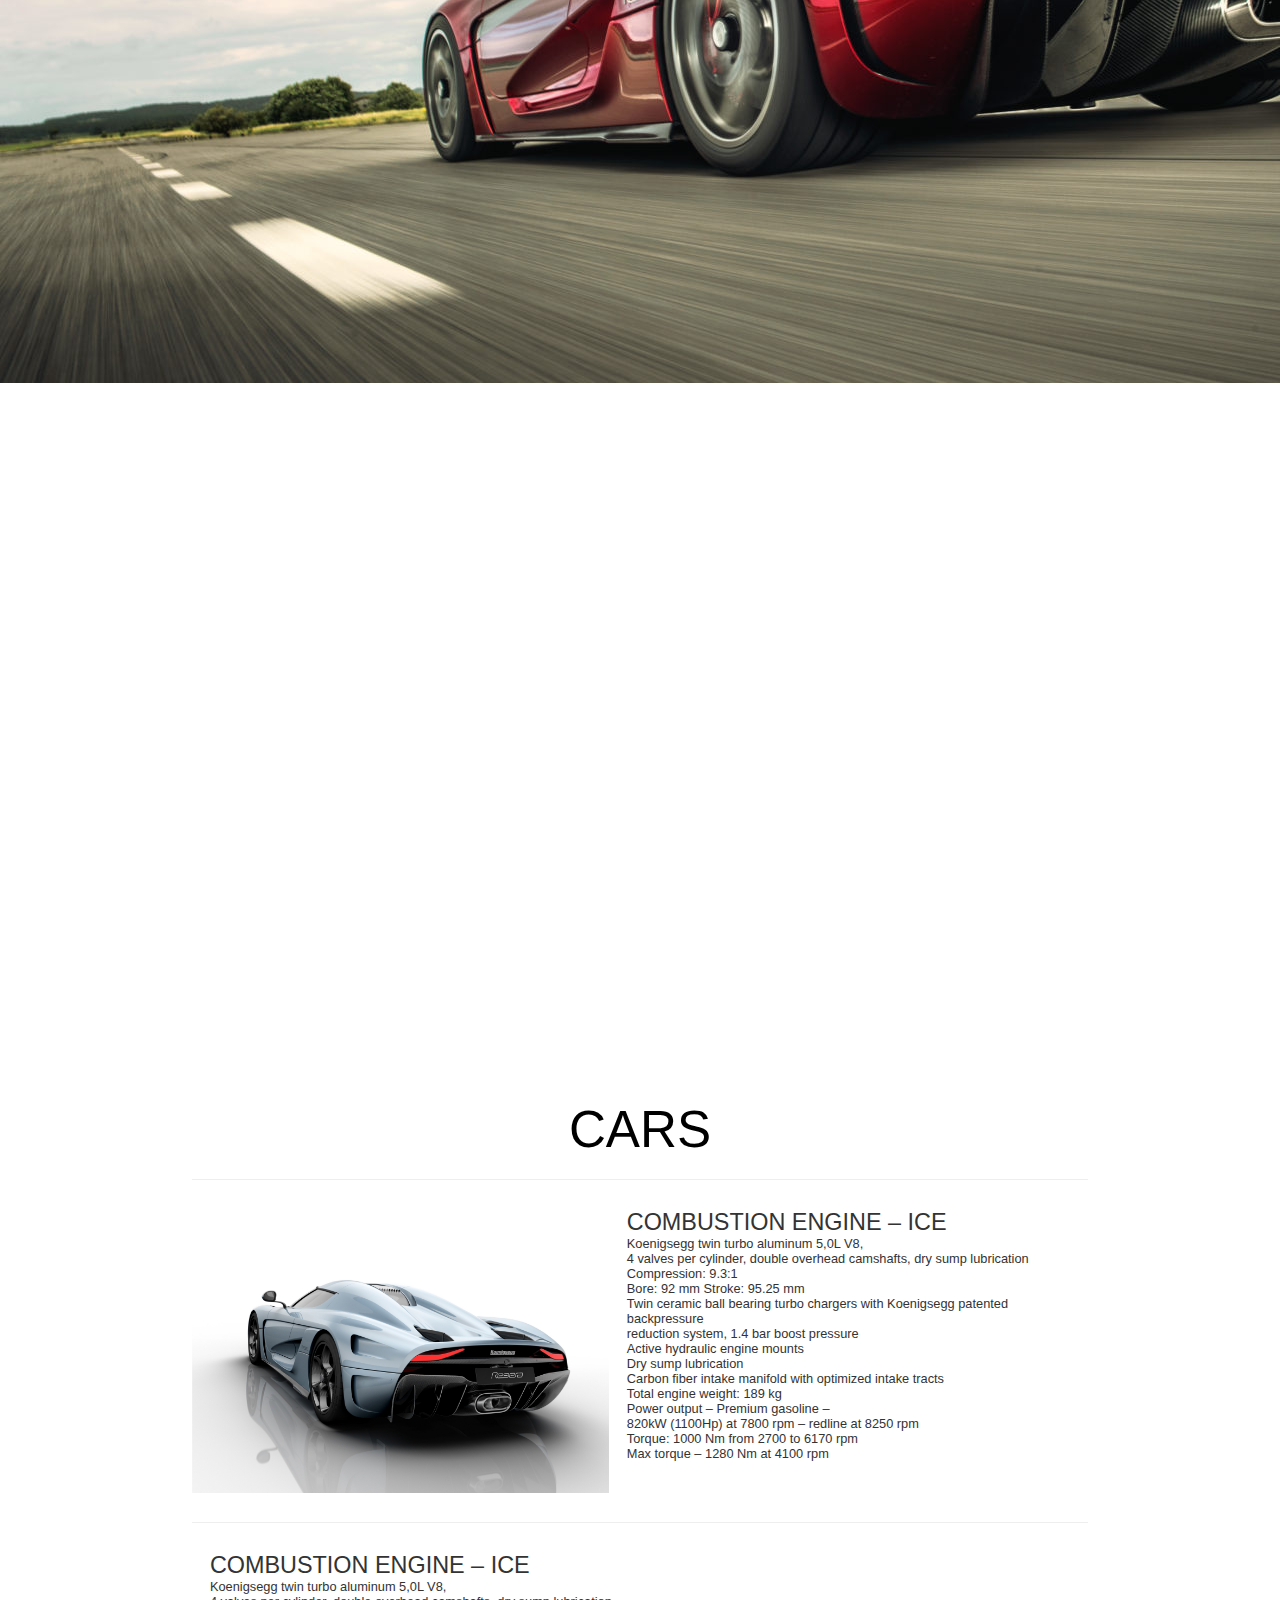
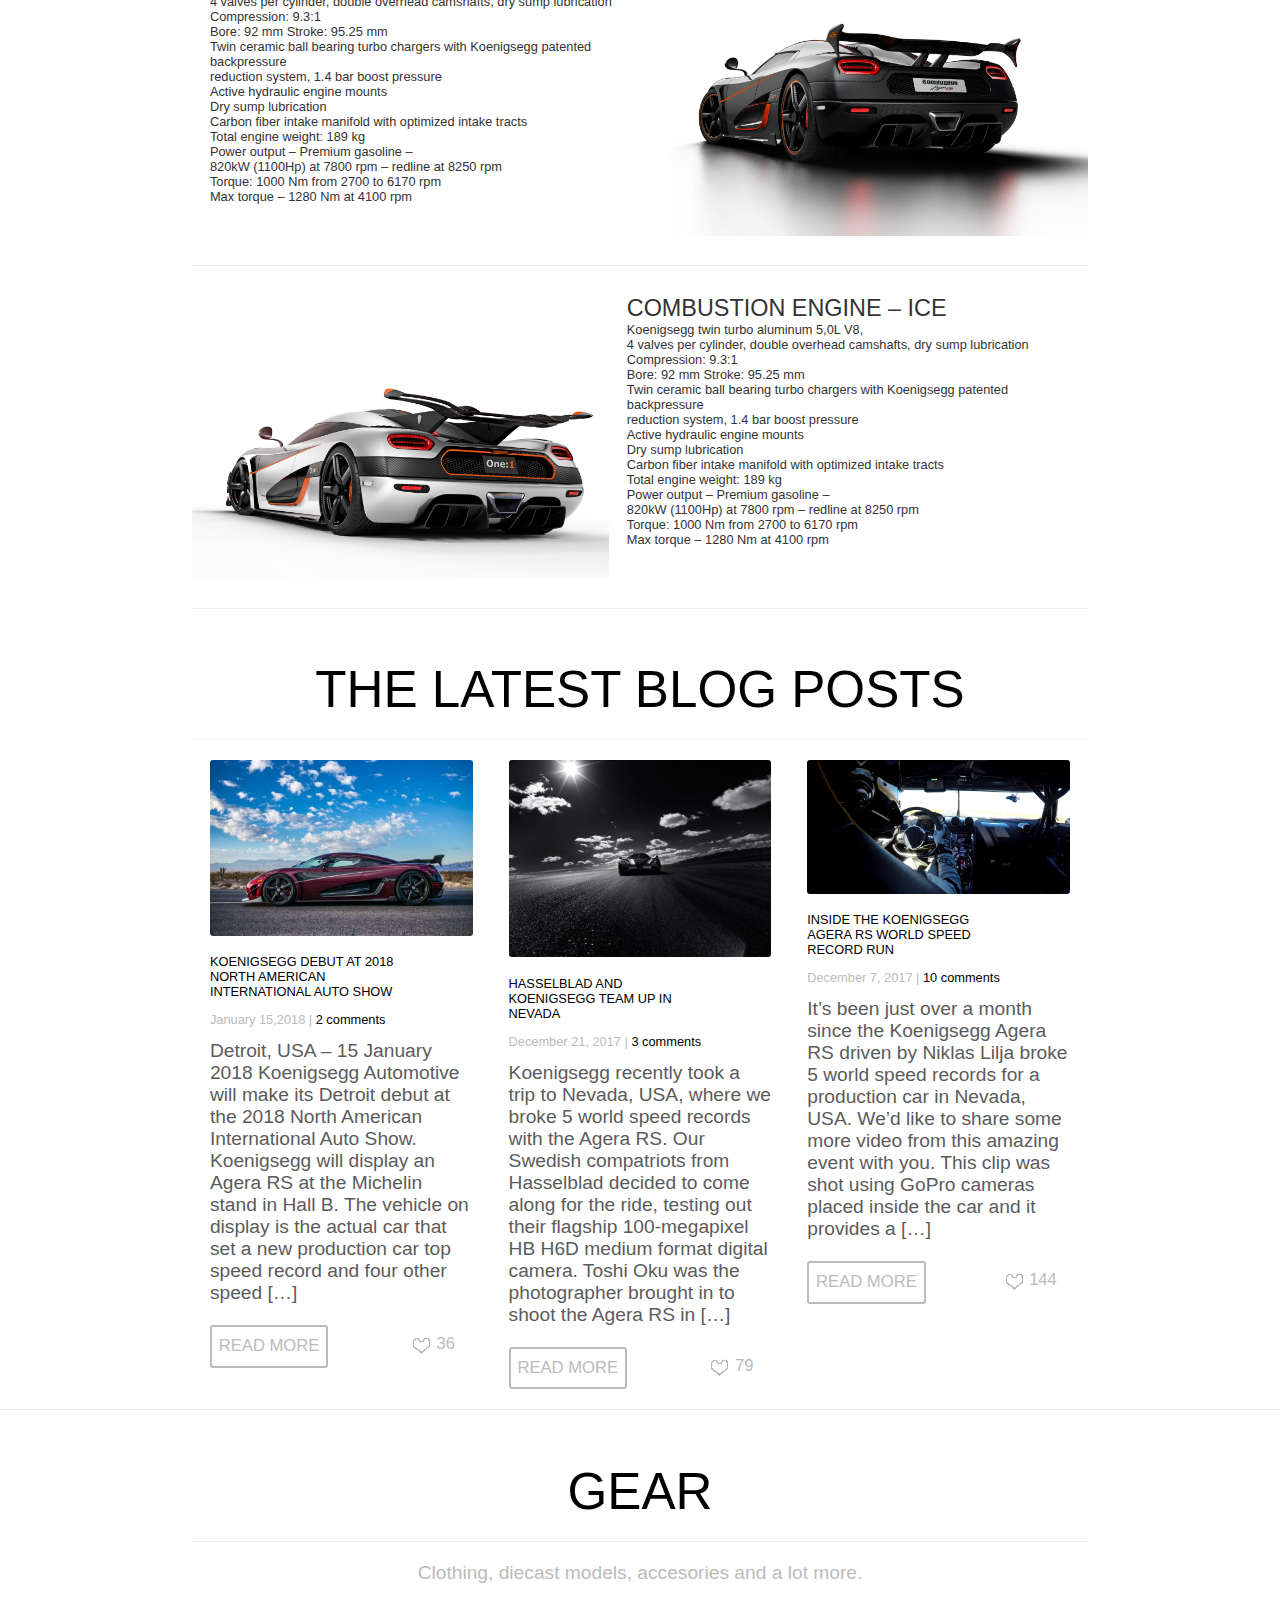
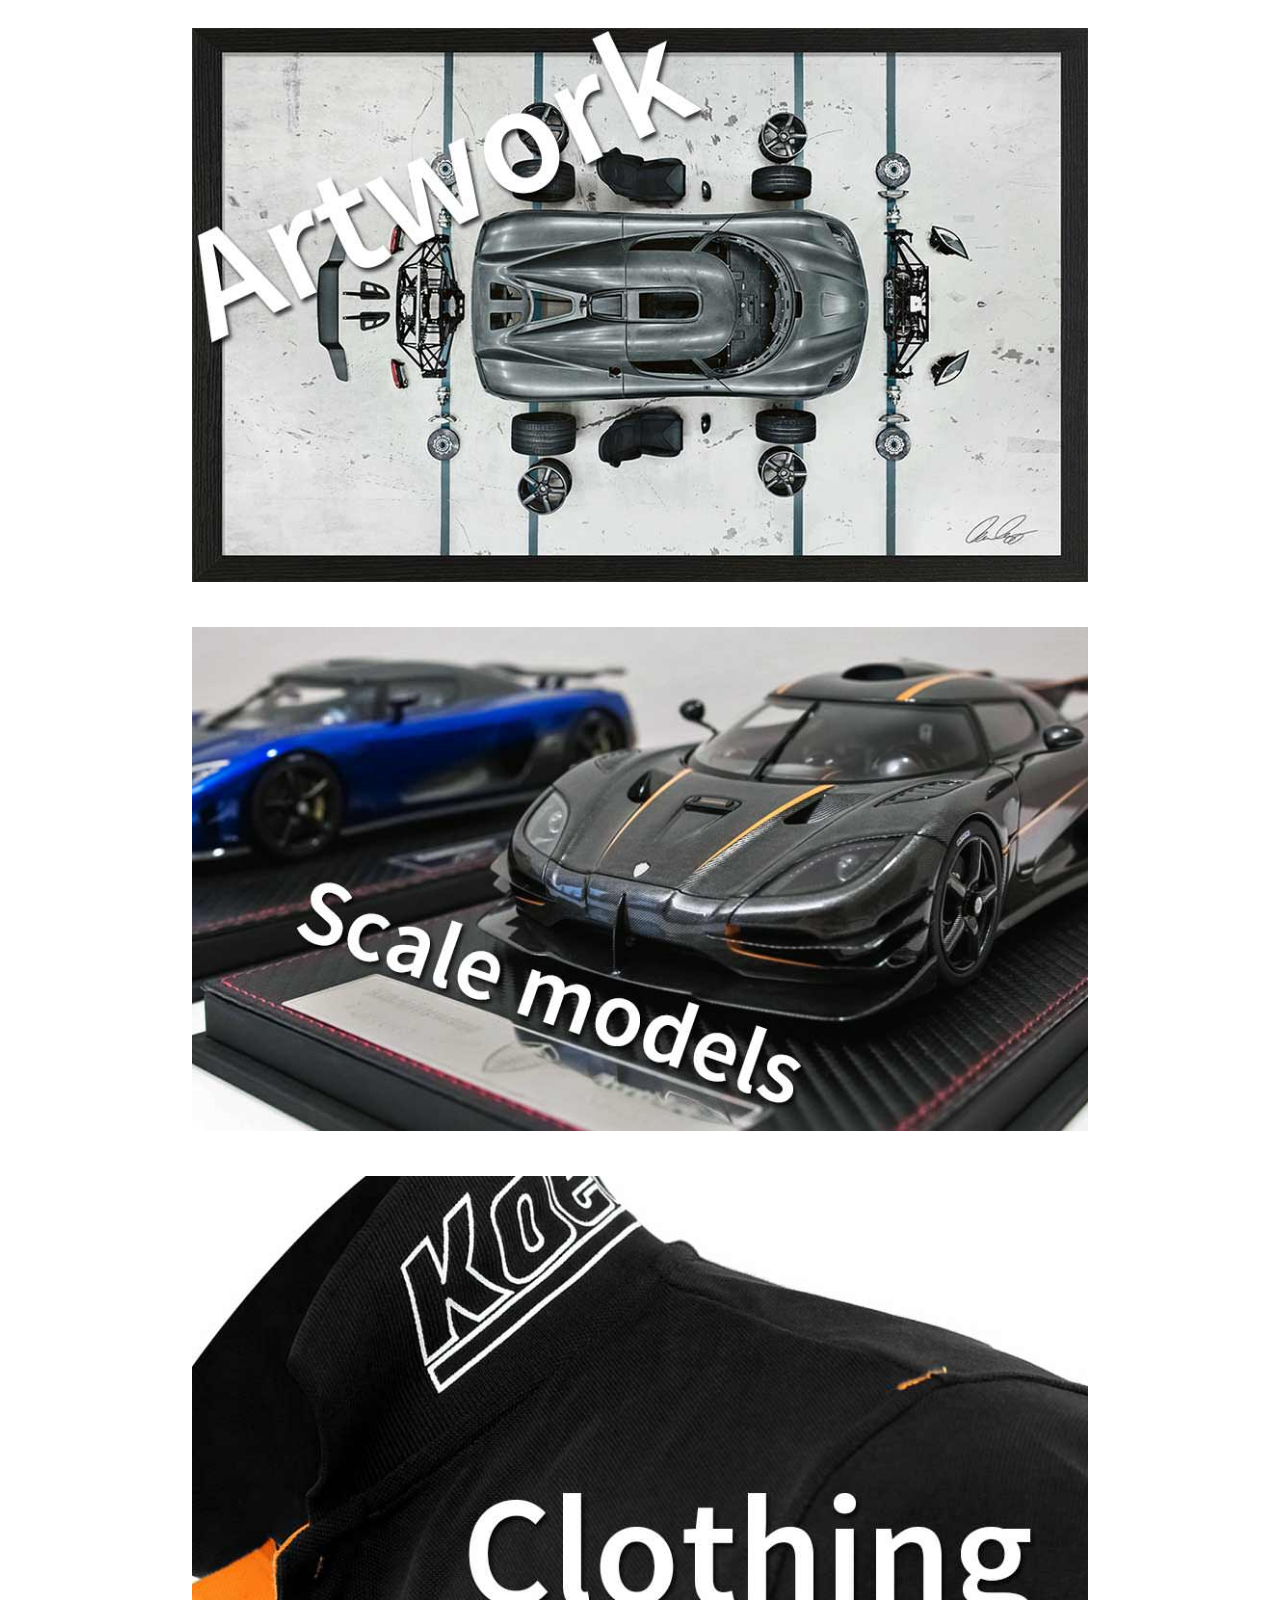
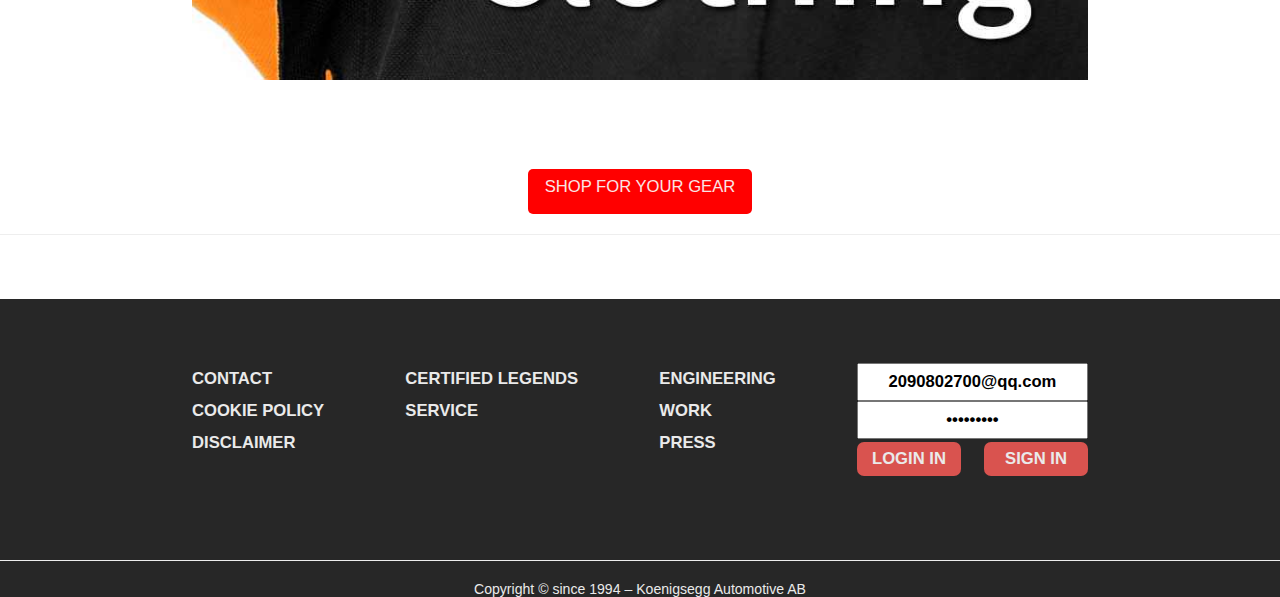
<file: index11.html>
<!DOCTYPE html>
<html lang="zh-CN">
<head>
	<meta charset="UTF-8">
	<meta http-equiv="X-UA-Compatible" content="IE=edge">
	<title>Koenigsegg_index</title>
	<meta name="viewport" content="width=device-width, initial-scale=1.0, maximum-scale=1.0, user-scalable=no">
	<link rel="SHORTCUT ICON" href="img/logo/1.ico" />
	<link rel="stylesheet" href="css/bootstrap.css">
	<link rel="stylesheet" href="css/base.css">
	<link rel="stylesheet" href="css/header.css">
	<link rel="stylesheet" href="css/footer.css">
	<link rel="stylesheet" href="css/index.css">
</head>
<body>
	<div class="header">
	</div>
	<div class="main">
		<div class="css-box" id="js-box">
			<!--轮播-->
			<div class="slider">
				<div class="slider-main" id="slider-main-block">
					<div class="slider-main-img"><a href=""><img src="img/banner/index1.jpg" alt=""></a></div>
					<div class="slider-main-img"><a href=""><img src="img/banner/index6.jpg" alt=""></a></div>
					<div class="slider-main-img"><a href=""><img src="img/banner/index3.jpg" alt=""></a></div>
					<div class="slider-main-img"><a href=""><img src="img/banner/index4.jpg" alt=""></a></div>
					<div class="slider-main-img"><a href=""><img src="img/banner/index5.jpg" alt=""></a></div>
				</div>
			</div>
			<!--左右控制-->
			<div class="slider-ctrl" id="slider-ctrl">
				<span class="slider-ctrl-prev"></span>
				<span class="slider-ctrl-next"></span>				
			</div>
		</div>
		<div class="floor2"> 
			<div class="floor2_cars">
				<div class="floor2_cars_title">
					<span>CARS</span>
					<hr>
				</div>
				<div class="floor2_cars_texts">
					<div class="img_1">
						<a href="">
							<img src="img/cars/2_big.png" alt="">
						</a>
					</div>
					<div class="text_1">
						<span>COMBUSTION ENGINE – ICE</span>
						<ul>
							<li>Koenigsegg twin turbo aluminum 5,0L V8,</li>
							<li>4 valves per cylinder, double overhead camshafts, dry sump lubrication</li>
							<li>Compression: 9.3:1</li>
							<li>Bore: 92 mm Stroke: 95.25 mm</li>
							<li>Twin ceramic ball bearing turbo chargers with Koenigsegg patented backpressure</li>
							<li>reduction system, 1.4 bar boost pressure</li>
							<li>Active hydraulic engine mounts</li>
							<li>Dry sump lubrication</li>
							<li>Carbon fiber intake manifold with optimized intake tracts</li>
							<li>Total engine weight: 189 kg</li>
							<li>Power output – Premium gasoline –</li>
							<li>820kW (1100Hp) at 7800 rpm – redline at 8250 rpm</li>
							<li>Torque: 1000 Nm from 2700 to 6170 rpm</li>
							<li>Max torque – 1280 Nm at 4100 rpm</li>
						</ul>
					</div>
				</div>
				<hr>
				<div class="floor2_cars_texts_right">
					<div class="text_2">
						<span>COMBUSTION ENGINE – ICE</span>
						<ul>
							<li>Koenigsegg twin turbo aluminum 5,0L V8,</li>
							<li>4 valves per cylinder, double overhead camshafts, dry sump lubrication</li>
							<li>Compression: 9.3:1</li>
							<li>Bore: 92 mm Stroke: 95.25 mm</li>
							<li>Twin ceramic ball bearing turbo chargers with Koenigsegg patented backpressure</li>
							<li>reduction system, 1.4 bar boost pressure</li>
							<li>Active hydraulic engine mounts</li>
							<li>Dry sump lubrication</li>
							<li>Carbon fiber intake manifold with optimized intake tracts</li>
							<li>Total engine weight: 189 kg</li>
							<li>Power output – Premium gasoline –</li>
							<li>820kW (1100Hp) at 7800 rpm – redline at 8250 rpm</li>
							<li>Torque: 1000 Nm from 2700 to 6170 rpm</li>
							<li>Max torque – 1280 Nm at 4100 rpm</li>
						</ul>
					</div>
					<div class="img_2">
						<a href="">
							<img src="img/cars/1_big.png" alt="">
						</a>
					</div>
				</div>
				<hr>
				<div class="floor2_cars_texts">
					<div class="img_3">
						<a href="">
							<img src="img/cars/3_big.png" alt="">
						</a>
					</div>
					<div class="text_3">
						<span>COMBUSTION ENGINE – ICE</span>
						<ul>
							<li>Koenigsegg twin turbo aluminum 5,0L V8,</li>
							<li>4 valves per cylinder, double overhead camshafts, dry sump lubrication</li>
							<li>Compression: 9.3:1</li>
							<li>Bore: 92 mm Stroke: 95.25 mm</li>
							<li>Twin ceramic ball bearing turbo chargers with Koenigsegg patented backpressure</li>
							<li>reduction system, 1.4 bar boost pressure</li>
							<li>Active hydraulic engine mounts</li>
							<li>Dry sump lubrication</li>
							<li>Carbon fiber intake manifold with optimized intake tracts</li>
							<li>Total engine weight: 189 kg</li>
							<li>Power output – Premium gasoline –</li>
							<li>820kW (1100Hp) at 7800 rpm – redline at 8250 rpm</li>
							<li>Torque: 1000 Nm from 2700 to 6170 rpm</li>
							<li>Max torque – 1280 Nm at 4100 rpm</li>
						</ul>
					</div>
				</div>
				<hr>
			</div>
		</div>
		<div class="floor3">
			<div class="floor3_title">
				<span>THE LATEST BLOG POSTS</span>
				<hr>
			</div>
			<div class="floor3_texts">
				<div>
					<img src="img/floor3/AgeraRSNevadaHSR-PK-6-400x267.jpg" alt="">
					<div>
						<a href="">KOENIGSEGG DEBUT AT 2018 <br>NORTH AMERICAN <br>INTERNATIONAL AUTO SHOW</a>
					</div>
					<div>
						<span>
					<span>January 15,2018 | </span>
						<a href="">2 comments</a>
						</span>
					</div>
					<div>
					<span>
					    Detroit, USA – 15 January 2018 Koenigsegg Automotive will make its Detroit debut at the 2018 North American International Auto Show. Koenigsegg will display an Agera RS at the Michelin stand in Hall B. The vehicle on display is the actual car that set a new production car top speed record and four other speed […]
				    </span>
					</div>
					<div>
						<div>
							<a href="">
								<span>READ MORE</span>
							</a>
						</div>
						<div>
							<a href="">
								<img src="img/floor3/love.png" alt="">
								<span>36</span>
							</a>
						</div>
					</div>
				</div>
				<div>
					<img src="img/floor3/Hasselblad_DJI_Final_Flat_4-400x300.jpg" alt="">
					<div>
						<a href="">HASSELBLAD AND <br>KOENIGSEGG TEAM UP IN  <br>NEVADA</a>
					</div>
					<div>
						<span>
						<span>December 21, 2017 | </span>
						<a href="">3 comments</a>
						</span>
					</div>
					<div>
						<span>
                            Koenigsegg recently took a trip to Nevada, USA, where we broke 5 world speed records with the Agera RS. Our Swedish compatriots from Hasselblad decided to come along for the ride, testing out their flagship 100-megapixel HB H6D medium format digital camera. Toshi Oku was the photographer brought in to shoot the Agera RS in […]
					</span>
					</div>
					<div>
						<div>
							<a href="">
								<span>READ MORE</span>
							</a>
						</div>
						<div>
							<a href="">
								<img src="img/floor3/love.png" alt="">
								<span>79</span>
							</a>
						</div>
					</div>
				</div>
				<div>
					<img src="img/floor3/Top-Speed-PIC-400x203.png" alt="">
					<div>
						<a href="">INSIDE THE KOENIGSEGG <br> AGERA RS WORLD SPEED <br> RECORD RUN</a>
					</div>
					<div>
						<span>
							<span>December 7, 2017 | </span>
						<a href="">10 comments</a>
						</span>
					</div>
					<div>
						<span>
                            It’s been just over a month since the Koenigsegg Agera RS driven by Niklas Lilja broke 5 world speed records for a production car in Nevada, USA. We’d like to share some more video from this amazing event with you. This clip was shot using GoPro cameras placed inside the car and it provides a […]
						</span>
					</div>
					<div>
						<div>
							<a href="">
								<span>READ MORE</span>
							</a>
						</div>
						<div>
							<a href="">
								<img src="img/floor3/love.png" alt="">
								<span>144</span>
							</a>
						</div>
					</div>
				</div>
			</div>
		</div>
		<hr>	
        <div class="floor4">
            <div class="floor4_title">
				<span>GEAR</span>
				<hr>
				<div>
					<span>Clothing, diecast models, accesories and a lot more.</span>
				</div>
			</div>
			<div class="floor4_texts">
				<div class="floor4_texts_img">
					<a href=""><img src="img/floor4/art_text.jpg" alt=""></a>
					<a href=""><img src="img/floor4/scale_text.jpg" alt=""></a>
					<a href=""><img src="img/floor4/clothing_text.jpg" alt=""></a>
				</div>
				<div class="floor4_btns">
					<a href="">
						<span>SHOP FOR YOUR GEAR</span>
					</a>
				</div>
			</div>
        </div>
	</div>
	<hr>
	<div class="footer">
	</div>
	<!-- <script src="js/jquery.js"></script> -->
	<script src="js/jquery-3.2.1.js"></script>
	<script src="js/bootstrap.js"></script>
	<script src="js/bootlint.js"></script>
	<sctipt src="js/ajax.js"></sctipt>
	<script src="js/header.js"></script>
	<script src="js/footer.js"></script>
	<script src="js/index.js"></script>
</body>
</html>
</file>
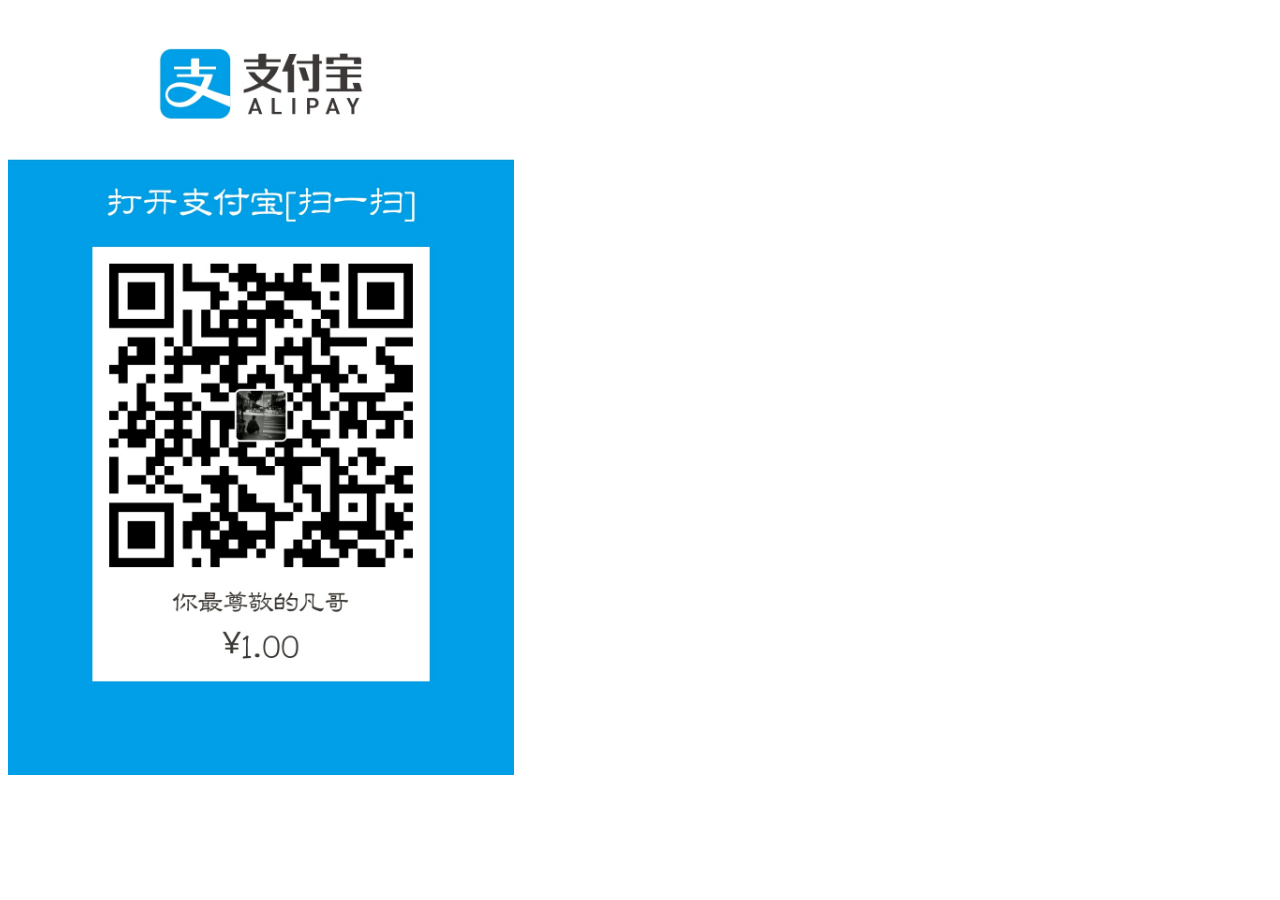
<file: pay.html>
<!doctype html>
<html>
	<head>
		<meta charset="utf-8">
<title>Koenigsegg_pay</title>
<style lang="">
	img{
		width:40%;
		margin:0 auto;
	}
</style>
	</head>
	<body>
		<img src="img/shop/pay/1.jpg" alt="">
	</body>
</html>
</file>
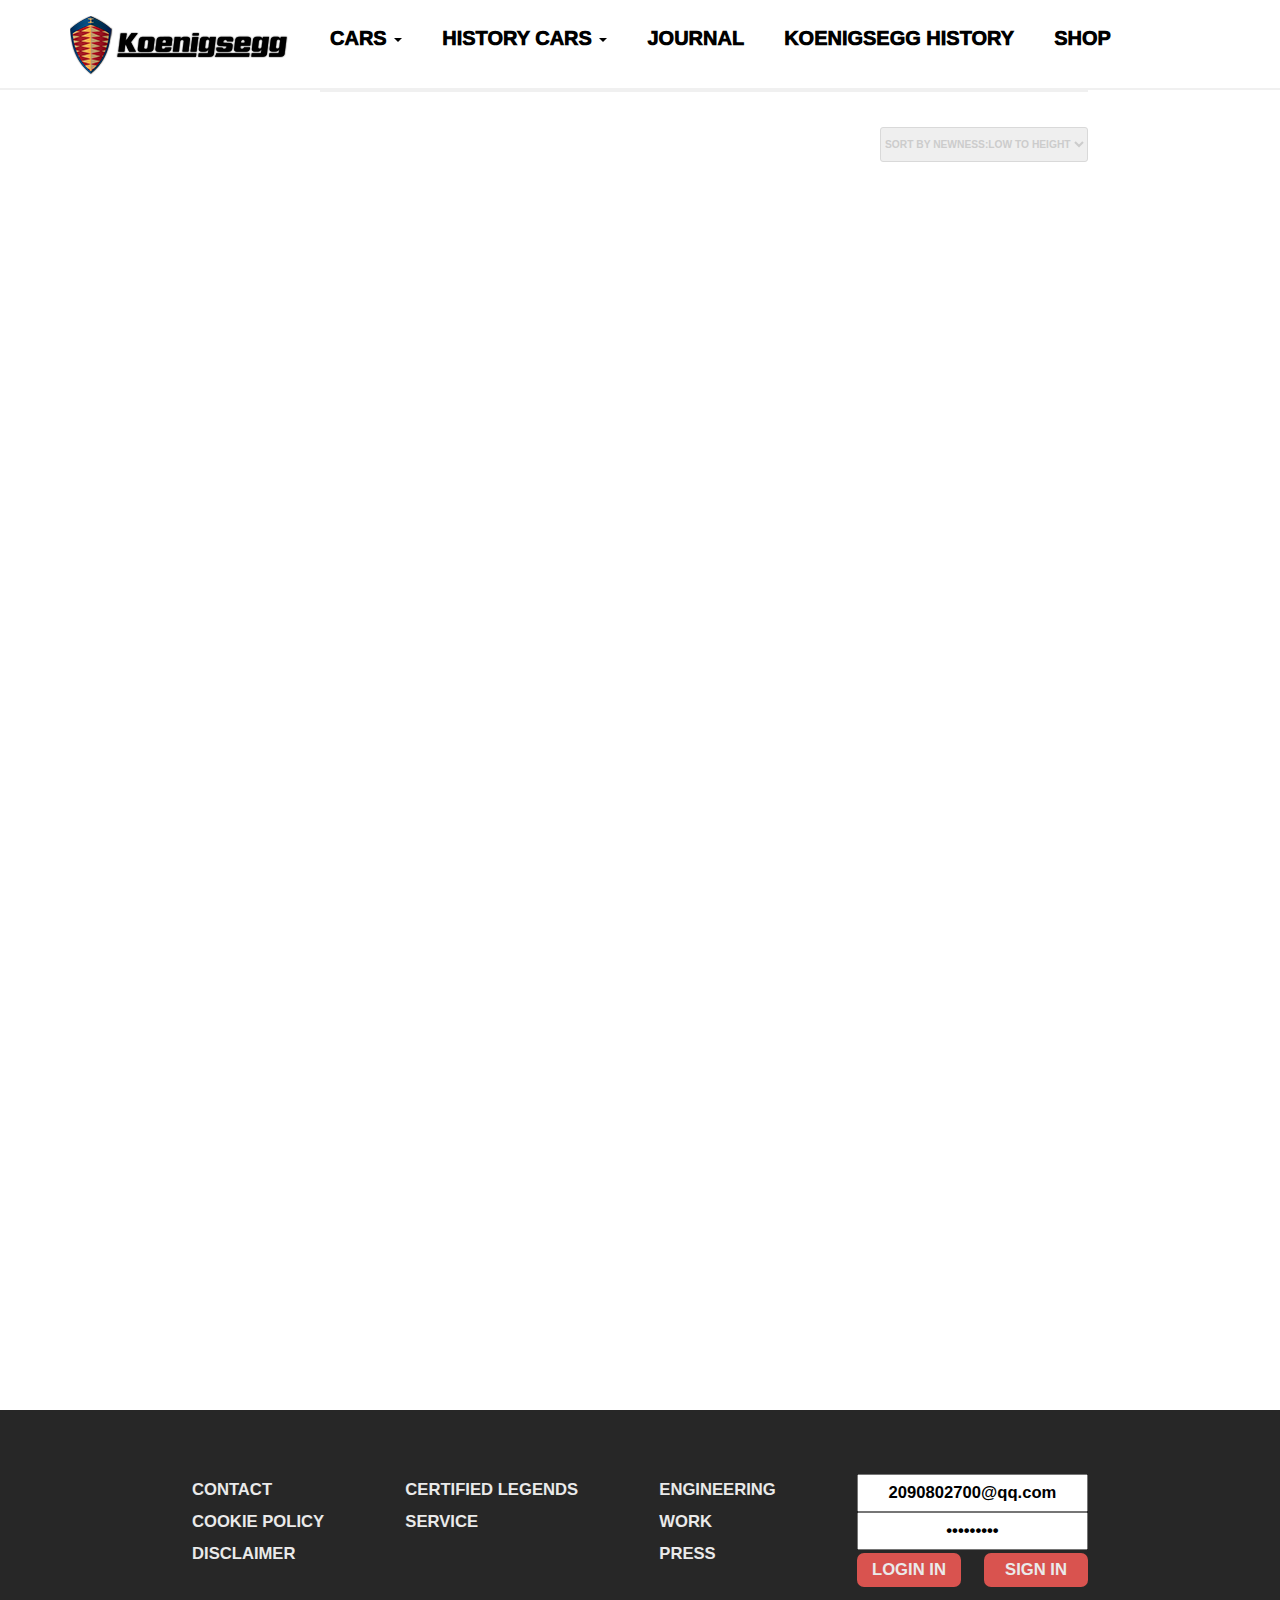
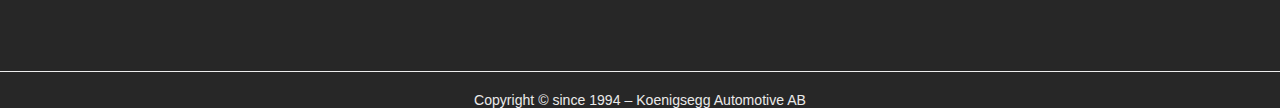
<file: shop.html>
<!DOCTYPE html>
<html lang="zh-CN">
<head>
	<meta charset="UTF-8">
	<meta http-equiv="X-UA-Compatible" content="IE=edge">
	<title>Koenigsegg_shop</title>
	<meta name="viewport" content="width=device-width, initial-scale=1.0, maximum-scale=1.0, user-scalable=no">
	<link rel="SHORTCUT ICON" href="img/logo/1.ico" />
	<link rel="stylesheet" href="css/bootstrap.css">
	<link rel="stylesheet" href="css/base.css">
    <link rel="stylesheet" href="css/header.css">
    <link rel="stylesheet" href="css/footer.css">
    <link rel="stylesheet" href="css/shop.css">
</head>
<body>
	<div class="header">
	</div>
	<div class="main">
		<div class="floor1">
            <ul  class="list"></ul>
        </div>
        <div class="floor2">
            <div class="floor2_title">
                <div class="floor2_title_1">
                    <div class="floor2_title_title">
                    </div>
                </div> 
                <div class="floor2_title_2"></div>
                <div class="floor2_title_3">
                    <span></span>
                    <form action="">
                        <select name="" id="">
                            <option value="">SORT BY NEWNESS:LOW TO HEIGHT</option>
                            <option value="">SORT BY PRICE:HEIGHT TO LOW</option>
                            <option value="">SORT BY PRICE:LOW TO HEIGHT
                            </option>
                        </select>
                    </form>
                </div>
            </div>
            <div class="floor2_mains">
                <ul></ul>
            </div>
            <!-- <div class="yema">
                <ul>
                    <li class="hover"><a href="">1</a></li>
                    <li><a href="">2</a></li>
                    <li><a href="">3</a></li>
                    <li><a href="">4</a></li>
                    <li><a href="">5</a></li>
                </ul>
            </div> -->
        </div>
    </div>
    <div class="footer"></div>
	<script src="js/jquery-3.2.1.js"></script>
	<script src="js/bootstrap.js"></script>
	<script src="js/bootlint.js"></script>
	<sctipt src="js/ajax.js"></sctipt>
    <script src="js/header.js"></script>
    <script src="js/footer.js"></script>
    <script src="js/shop_cart.js"></script>
    <script src="js/shop.js"></script>
</body>
</html>
</file>
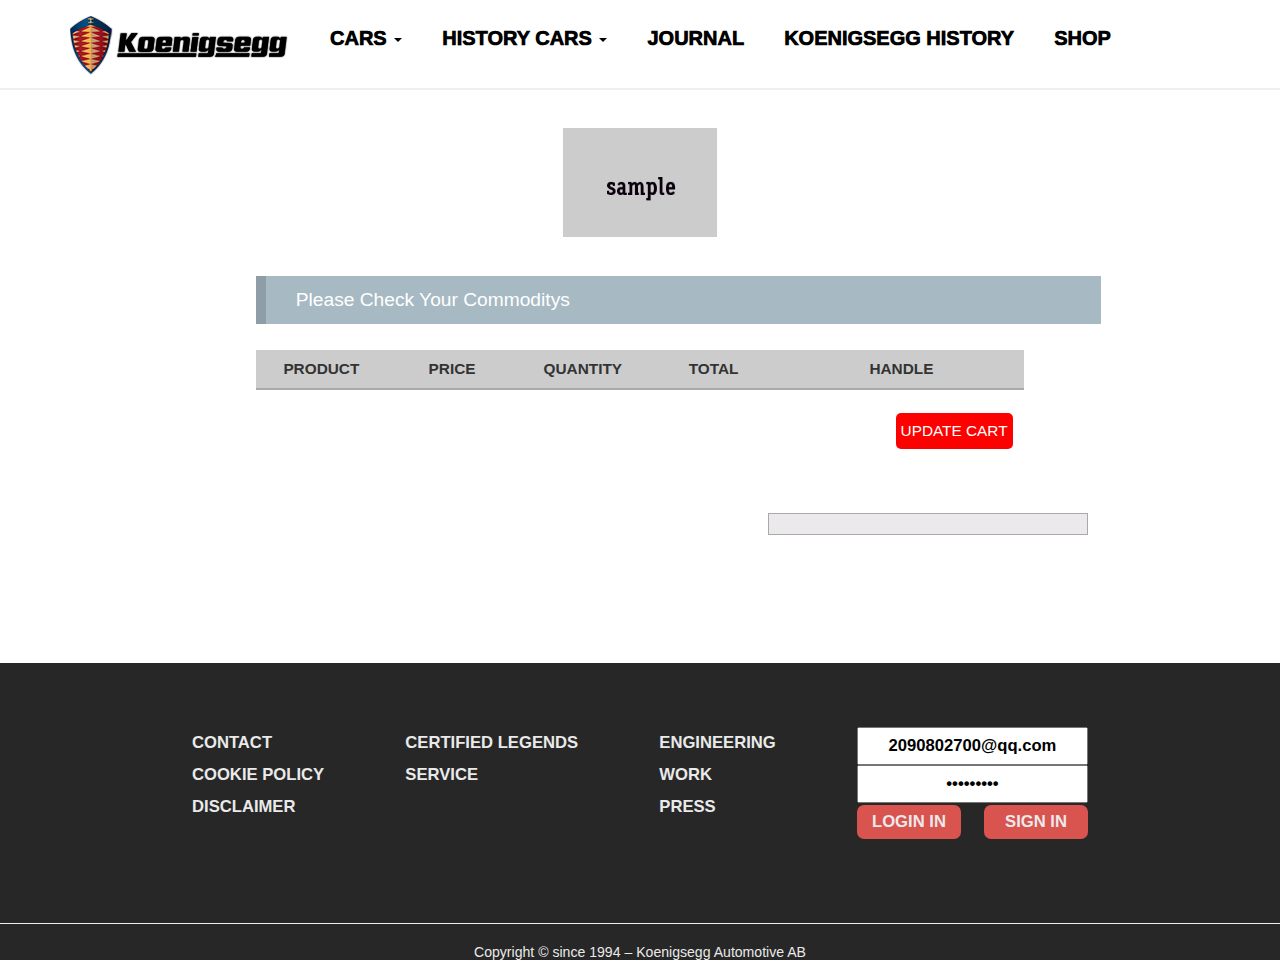
<file: shop_cart.html>
<!DOCTYPE html>
<html lang="zh-CN">
<head>
	<meta charset="UTF-8">
	<meta http-equiv="X-UA-Compatible" content="IE=edge">
	<title>Koenigsegg_cart</title>
	<meta name="viewport" content="width=device-width, initial-scale=1.0, maximum-scale=1.0, user-scalable=no">
	<link rel="SHORTCUT ICON" href="img/logo/1.ico" />
	<link rel="stylesheet" href="css/bootstrap.css">
	<link rel="stylesheet" href="css/base.css">
    <link rel="stylesheet" href="css/header.css">
    <link rel="stylesheet" href="css/footer.css">
    <link rel="stylesheet" href="css/shop.css">
    <link rel="stylesheet" href="css/shop_check.css">
    <link rel="stylesheet" href="css/shop_cart.css">
</head>
<body>
	<div class="header">
	</div>
	<div class="main">
        <div class="floor2">
            <div class="floor2_title">
                <div>
                </div> 
            </div>
        </div>
        <div class="floor3">
            <div class="floor3_img">
                <a href="">
                    <img src="img/shop/shop_check/sample.png" alt="">
                </a>
			</div>
			<div class="floor3_titles">
				<span>Please Check Your Commoditys</span>
            </div>
        </div>
        <div class="cart_details">
            <table>
                <thead>
                    <tr>
                        <!-- <th class="check_top">ALL<input type="checkbox"></th> -->
                        <th>PRODUCT</th>
                        <th>PRICE</th>
                        <th>QUANTITY</th>
                        <th>TOTAL</th>
                        <th>HANDLE</th>
                    </tr>
                </thead>
                <tbody>
                </tbody>
                <tfoot>
                    <tr>
                        <!-- <td></td> -->
                        <td></td>
                        <td></td>
                        <td></td>
                        <td></td>
                        <td class="tf_td">
                            <a href="">UPDATE CART</a>
                        </td>
                    </tr>
                </tfoot>
            </table>
        </div>
        <div class="last_checks">
        </div>
    </div>
    <div class="footer"></div>
    <script src="js/jquery-3.2.1.js"></script>
    <script src="js/bootstrap.js"></script>
    <script src="js/bootlint.js"></script>
    <sctipt src="js/ajax.js"></sctipt>
    <script src="js/header.js"></script>
    <script src="js/footer.js"></script>
    <script src="js/shop_cart.js"></script>
</body>    
</html>
</file>
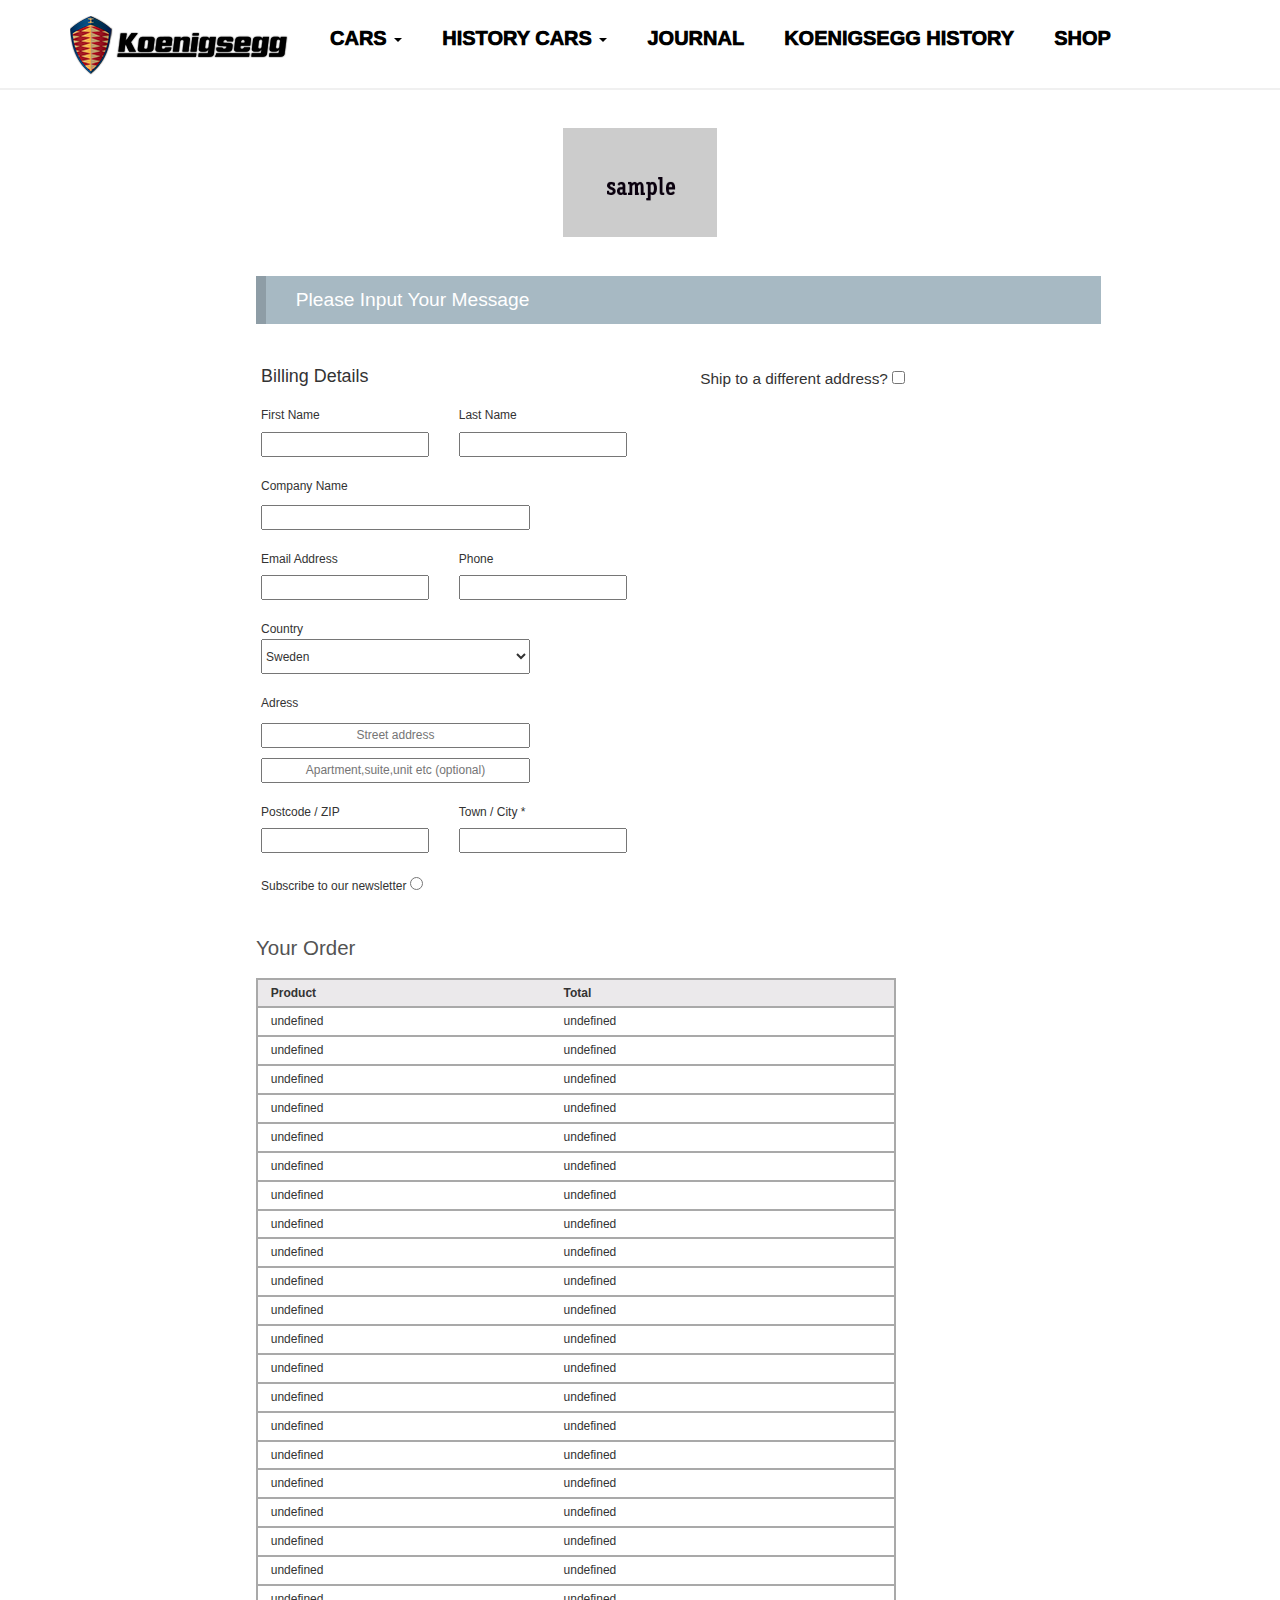
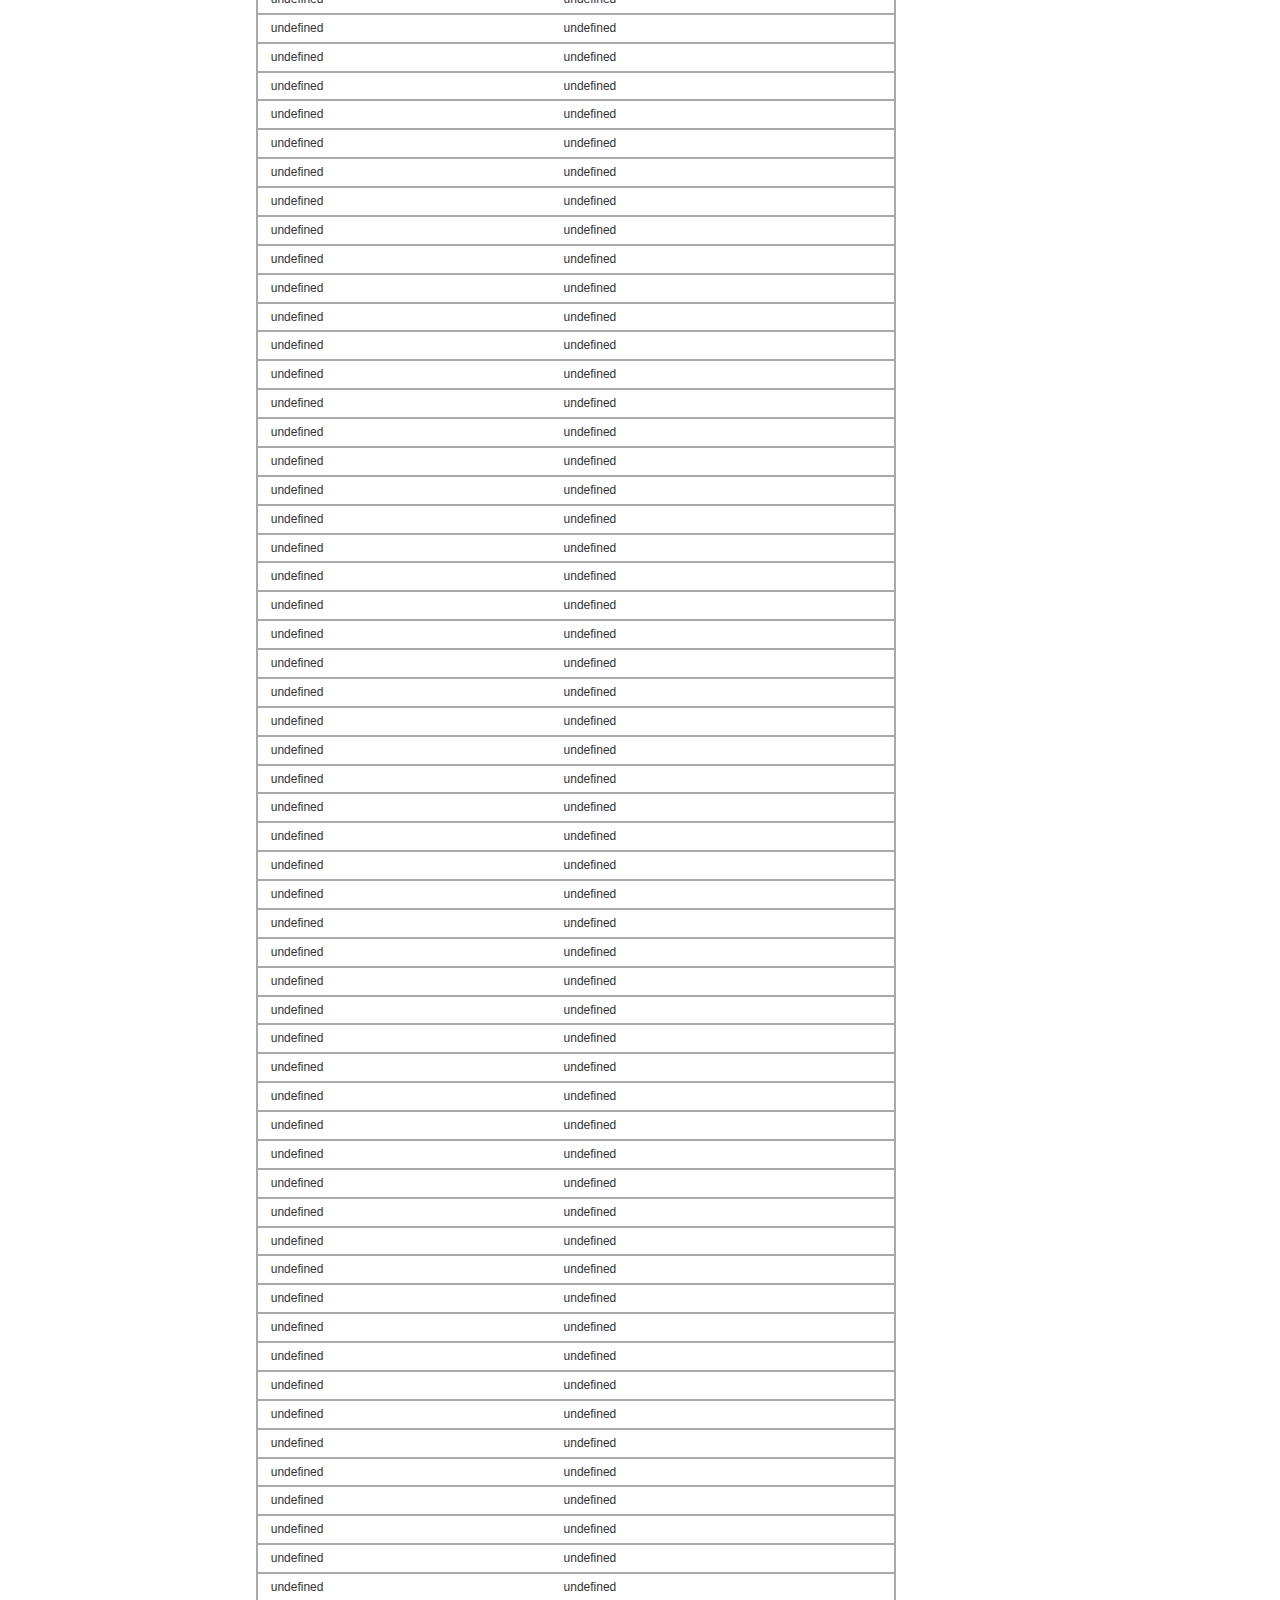
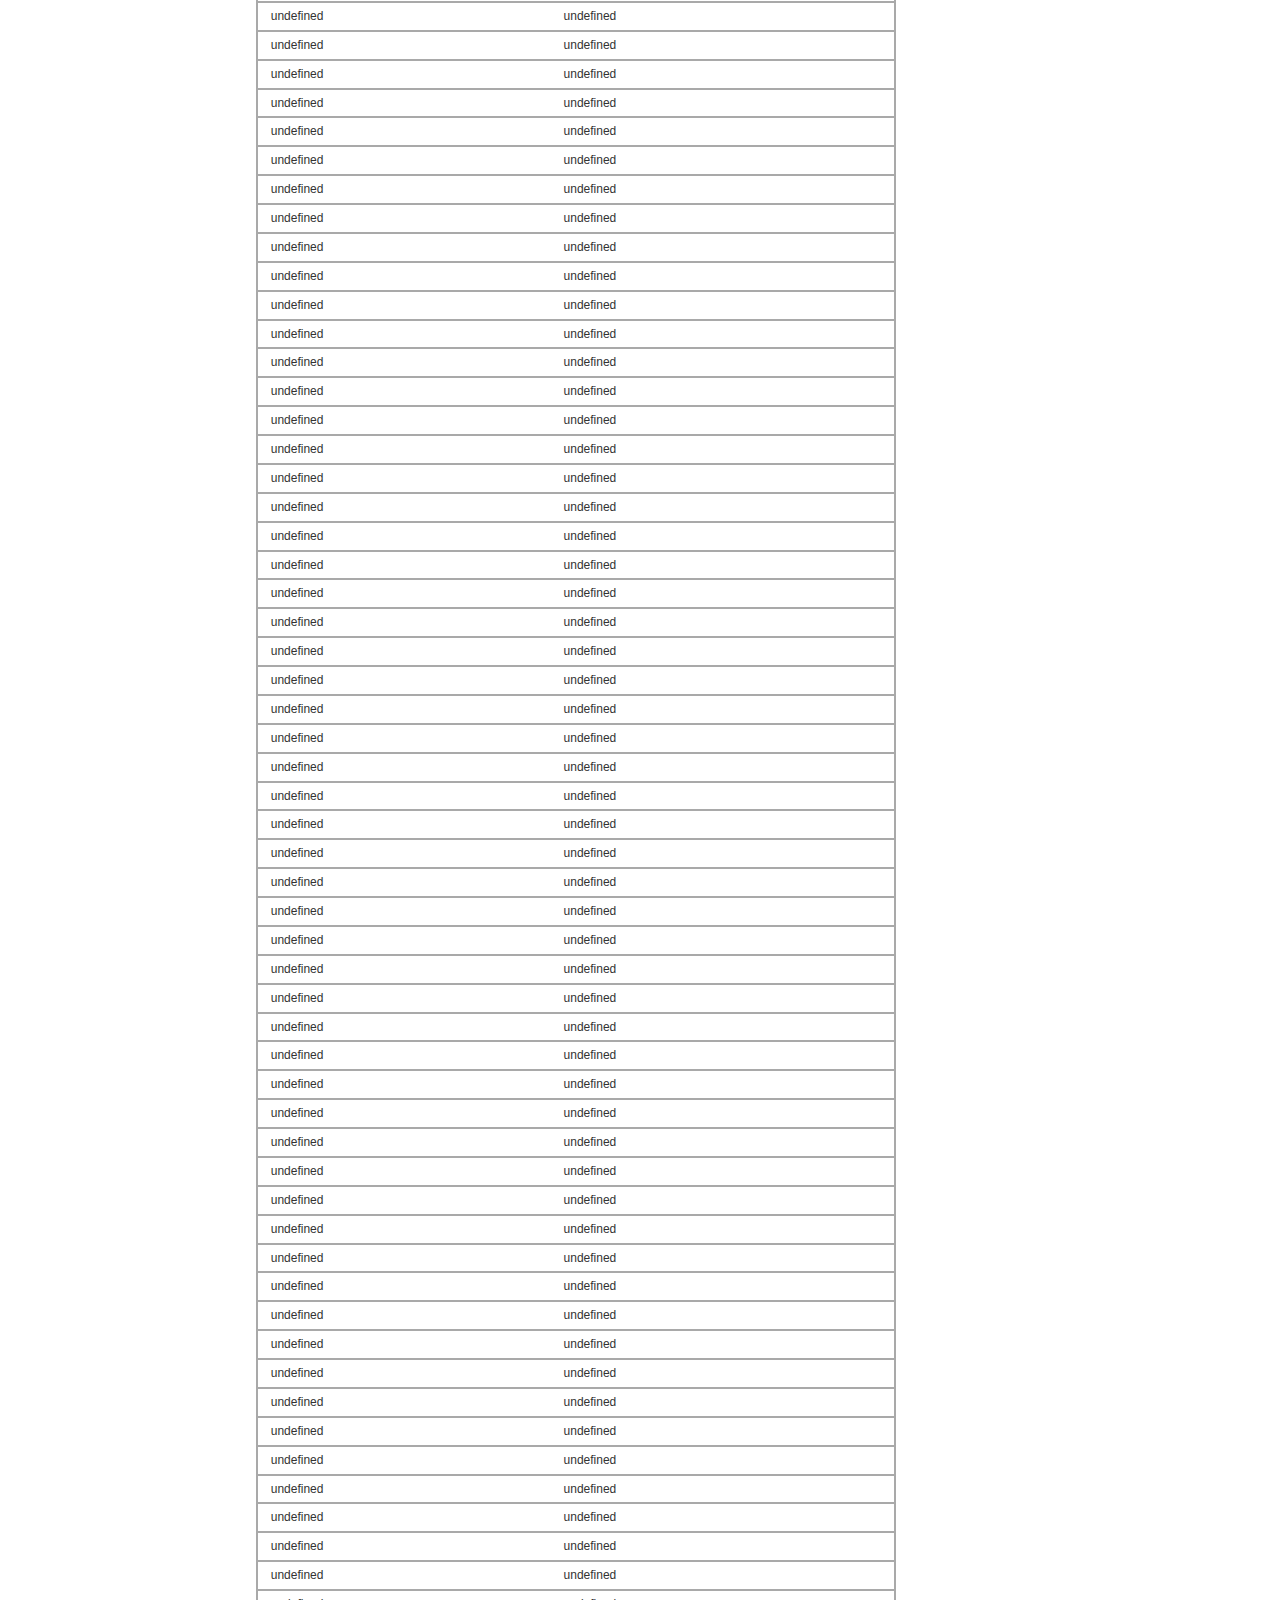
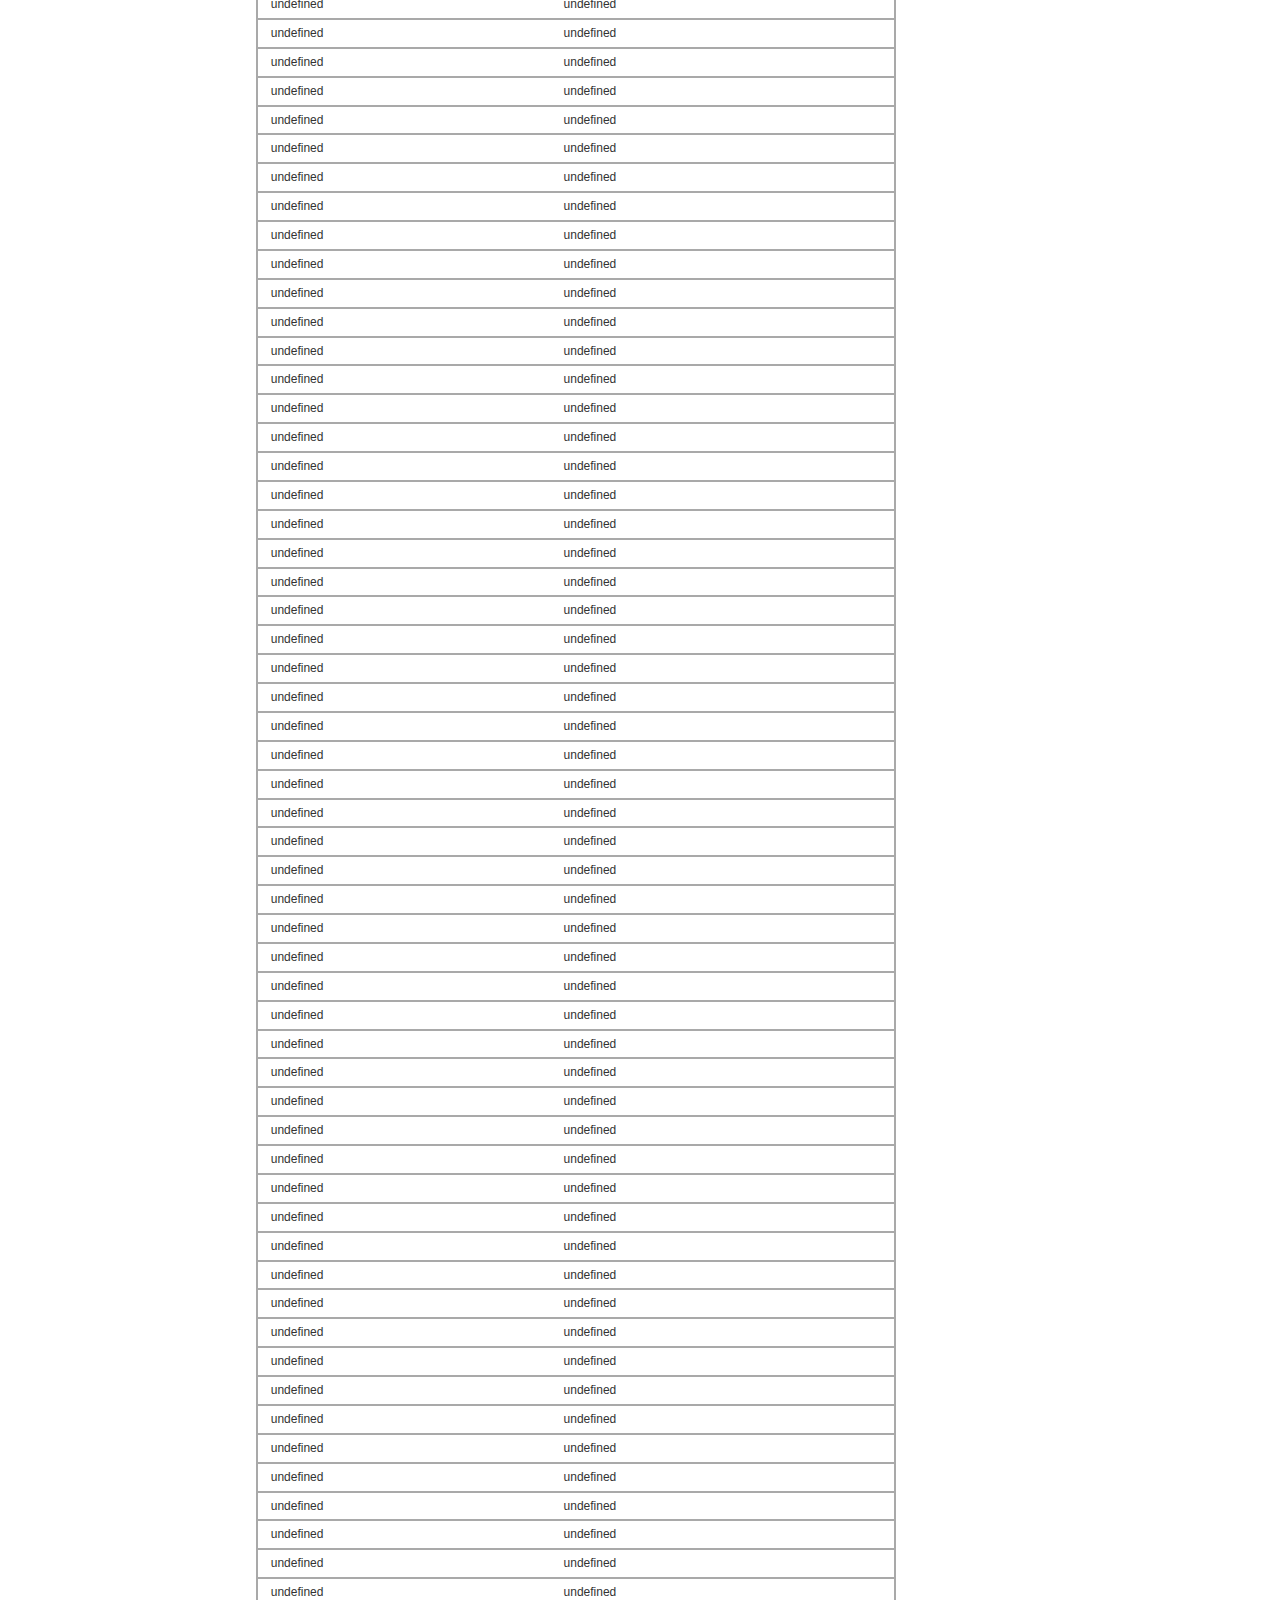
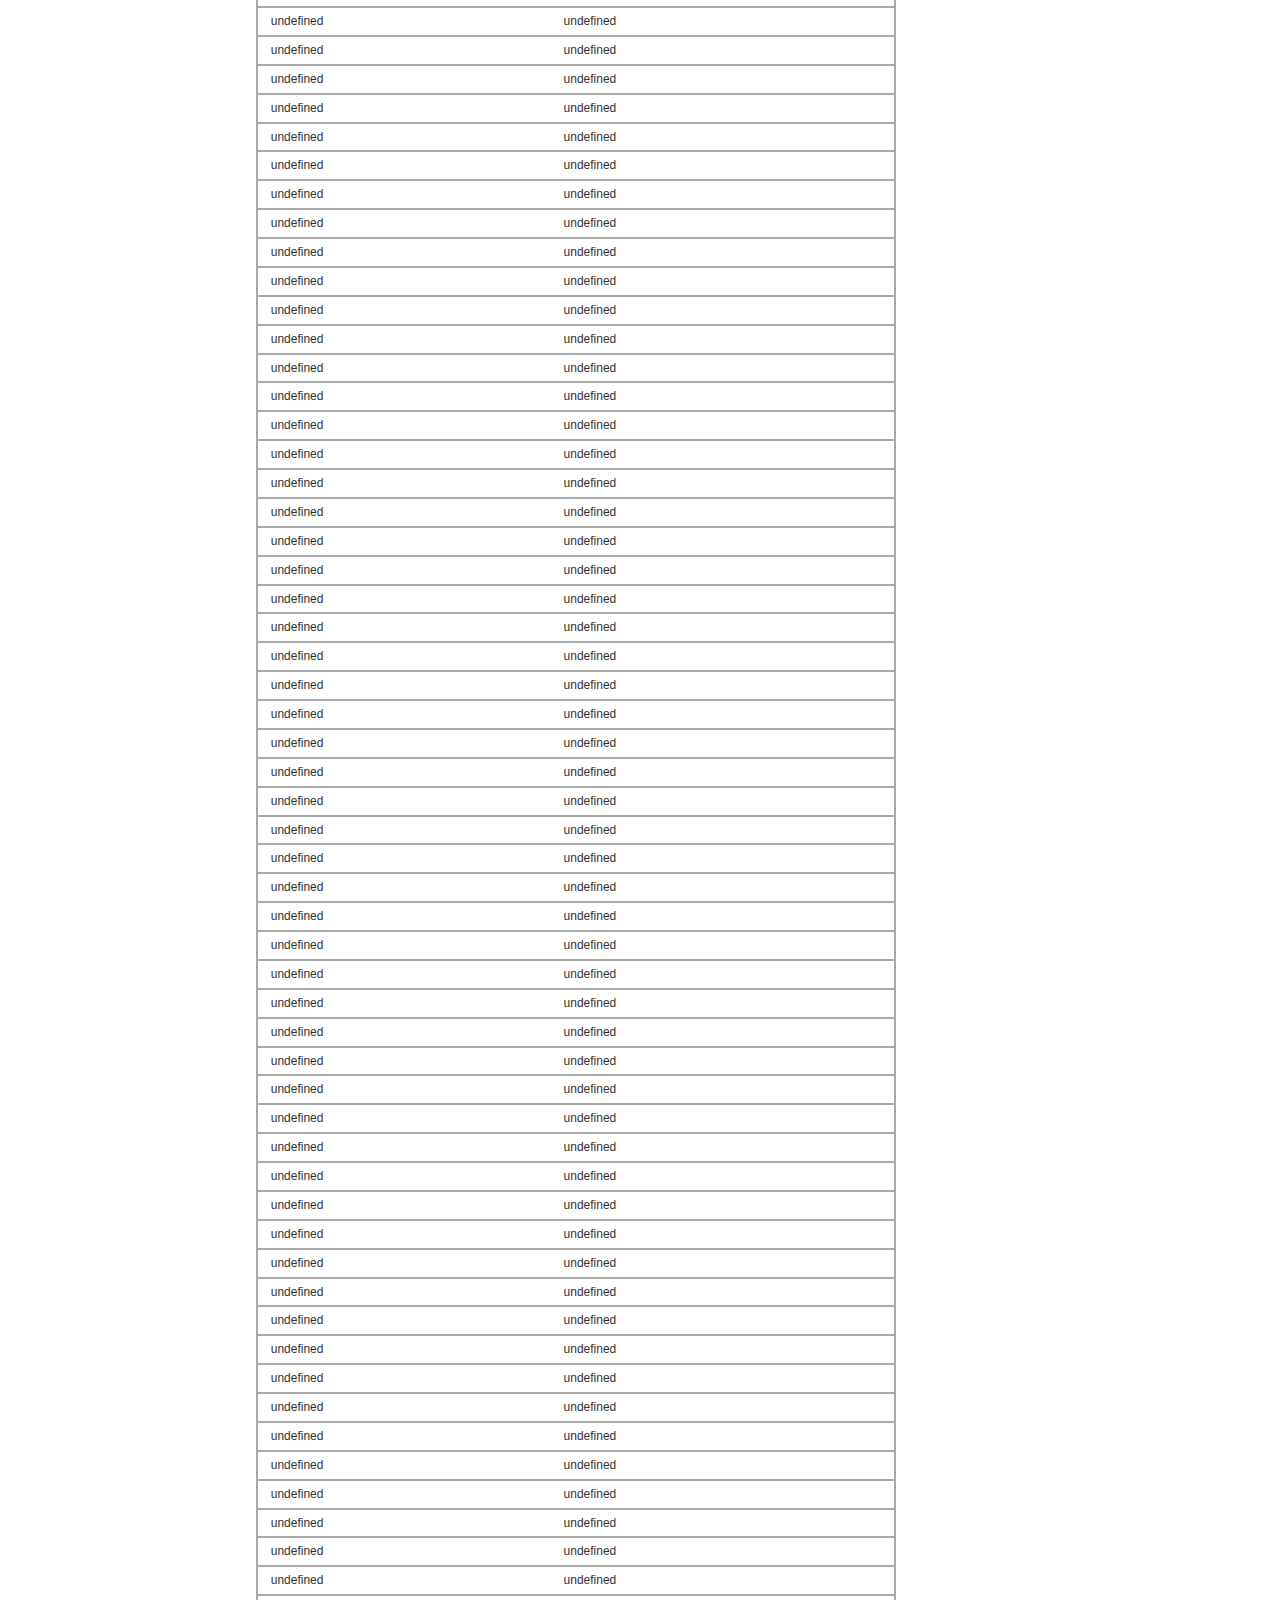
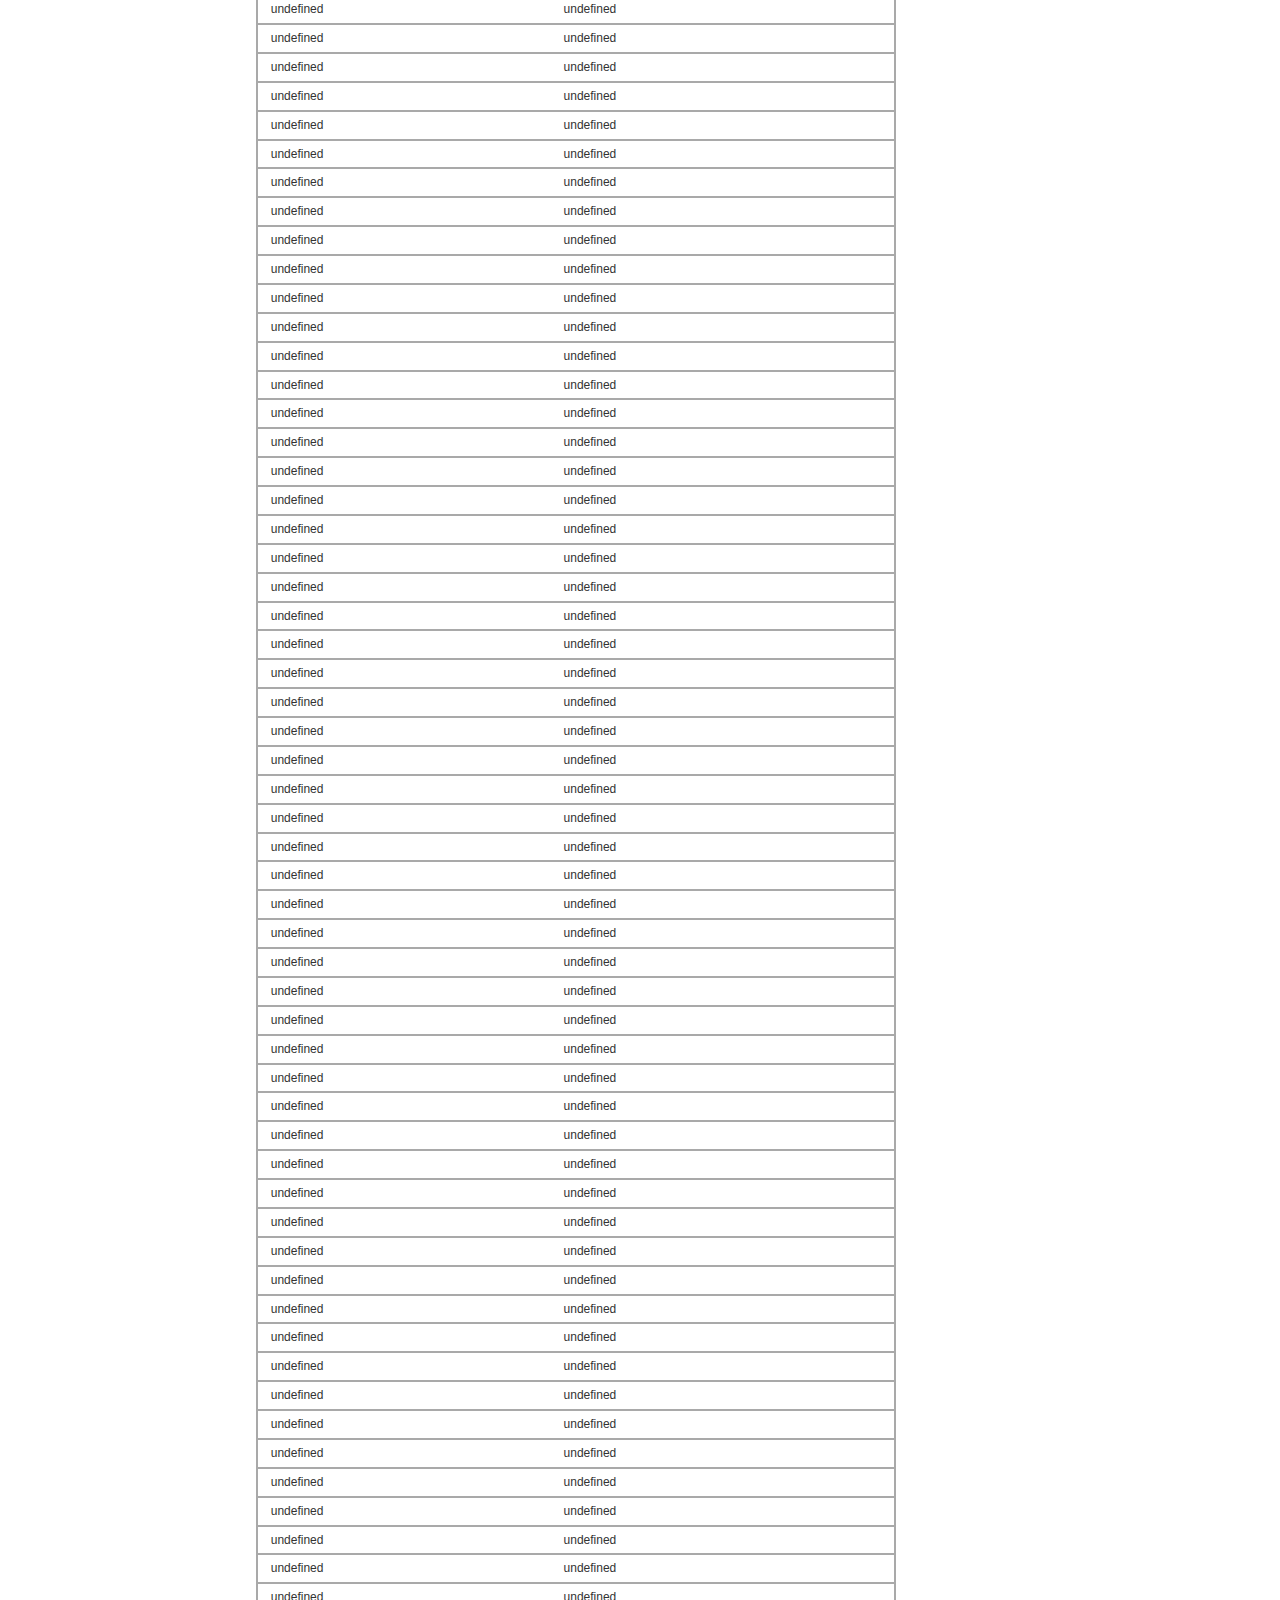
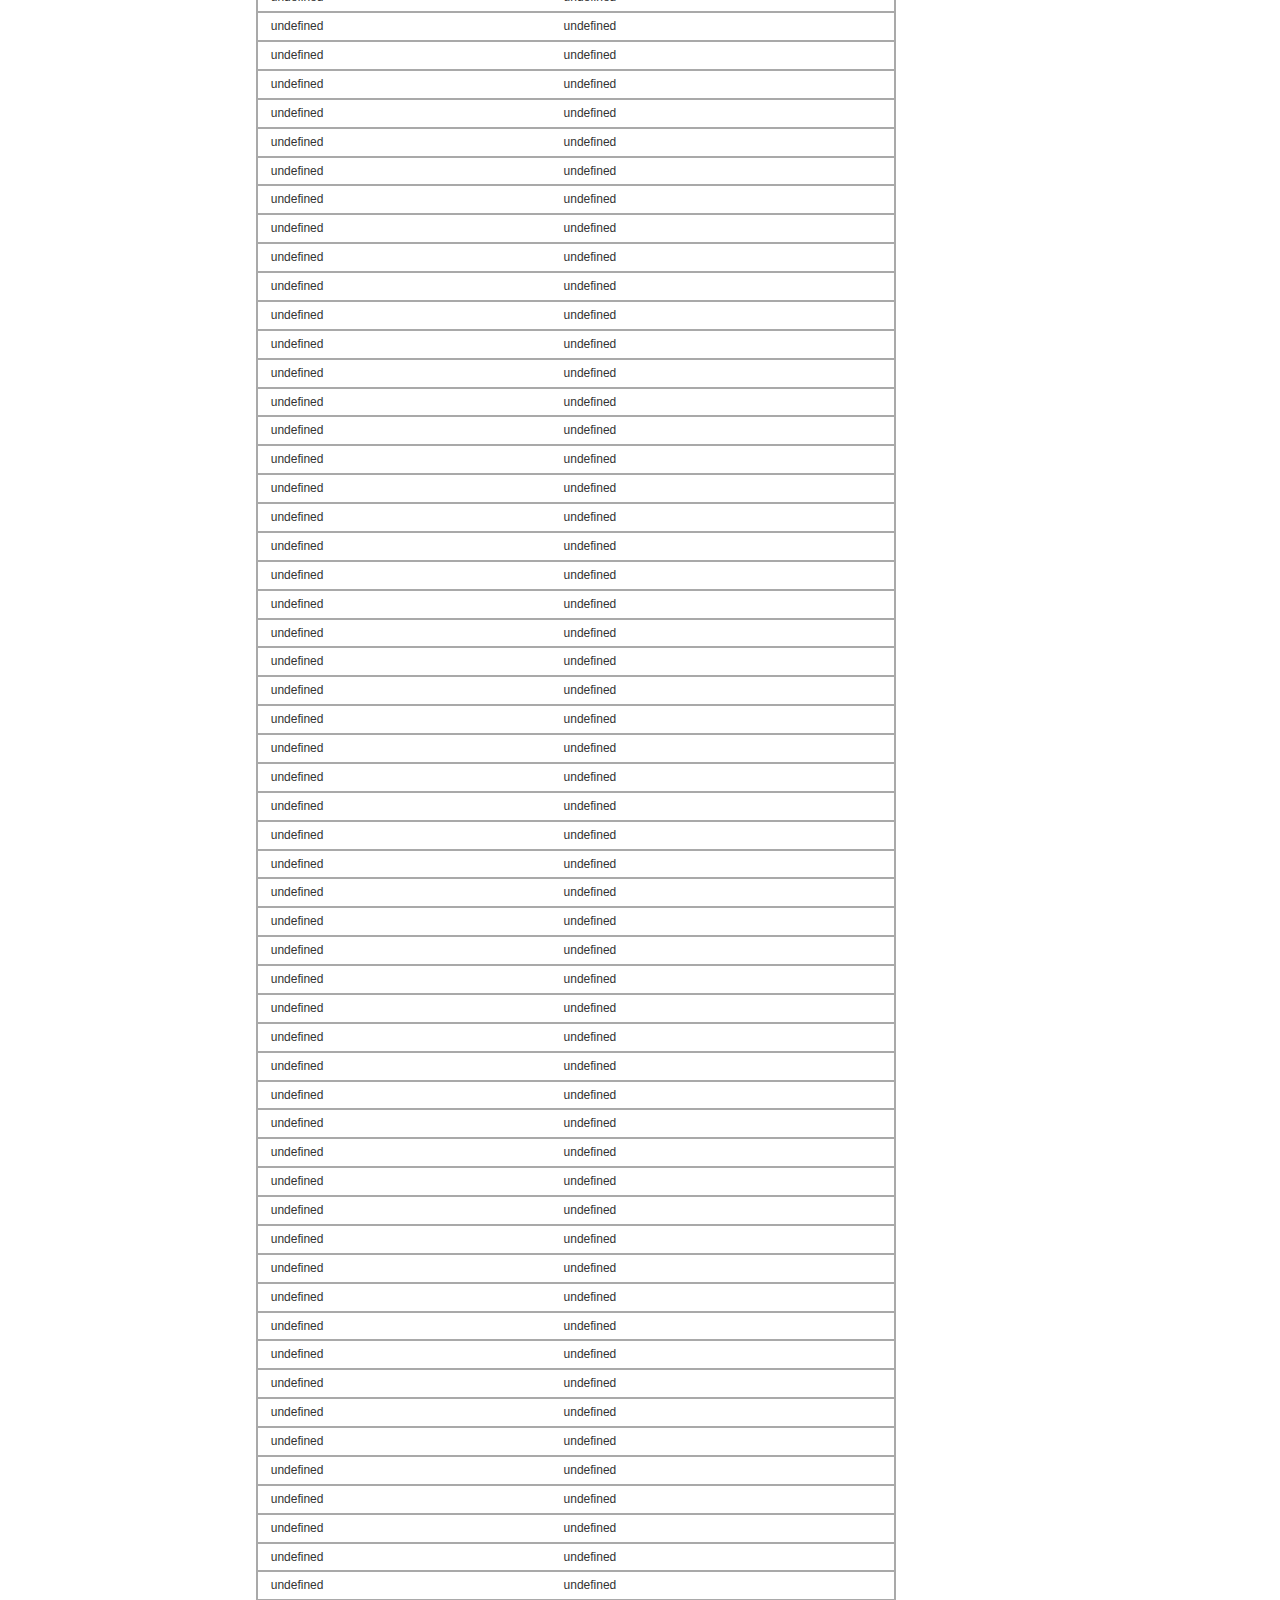
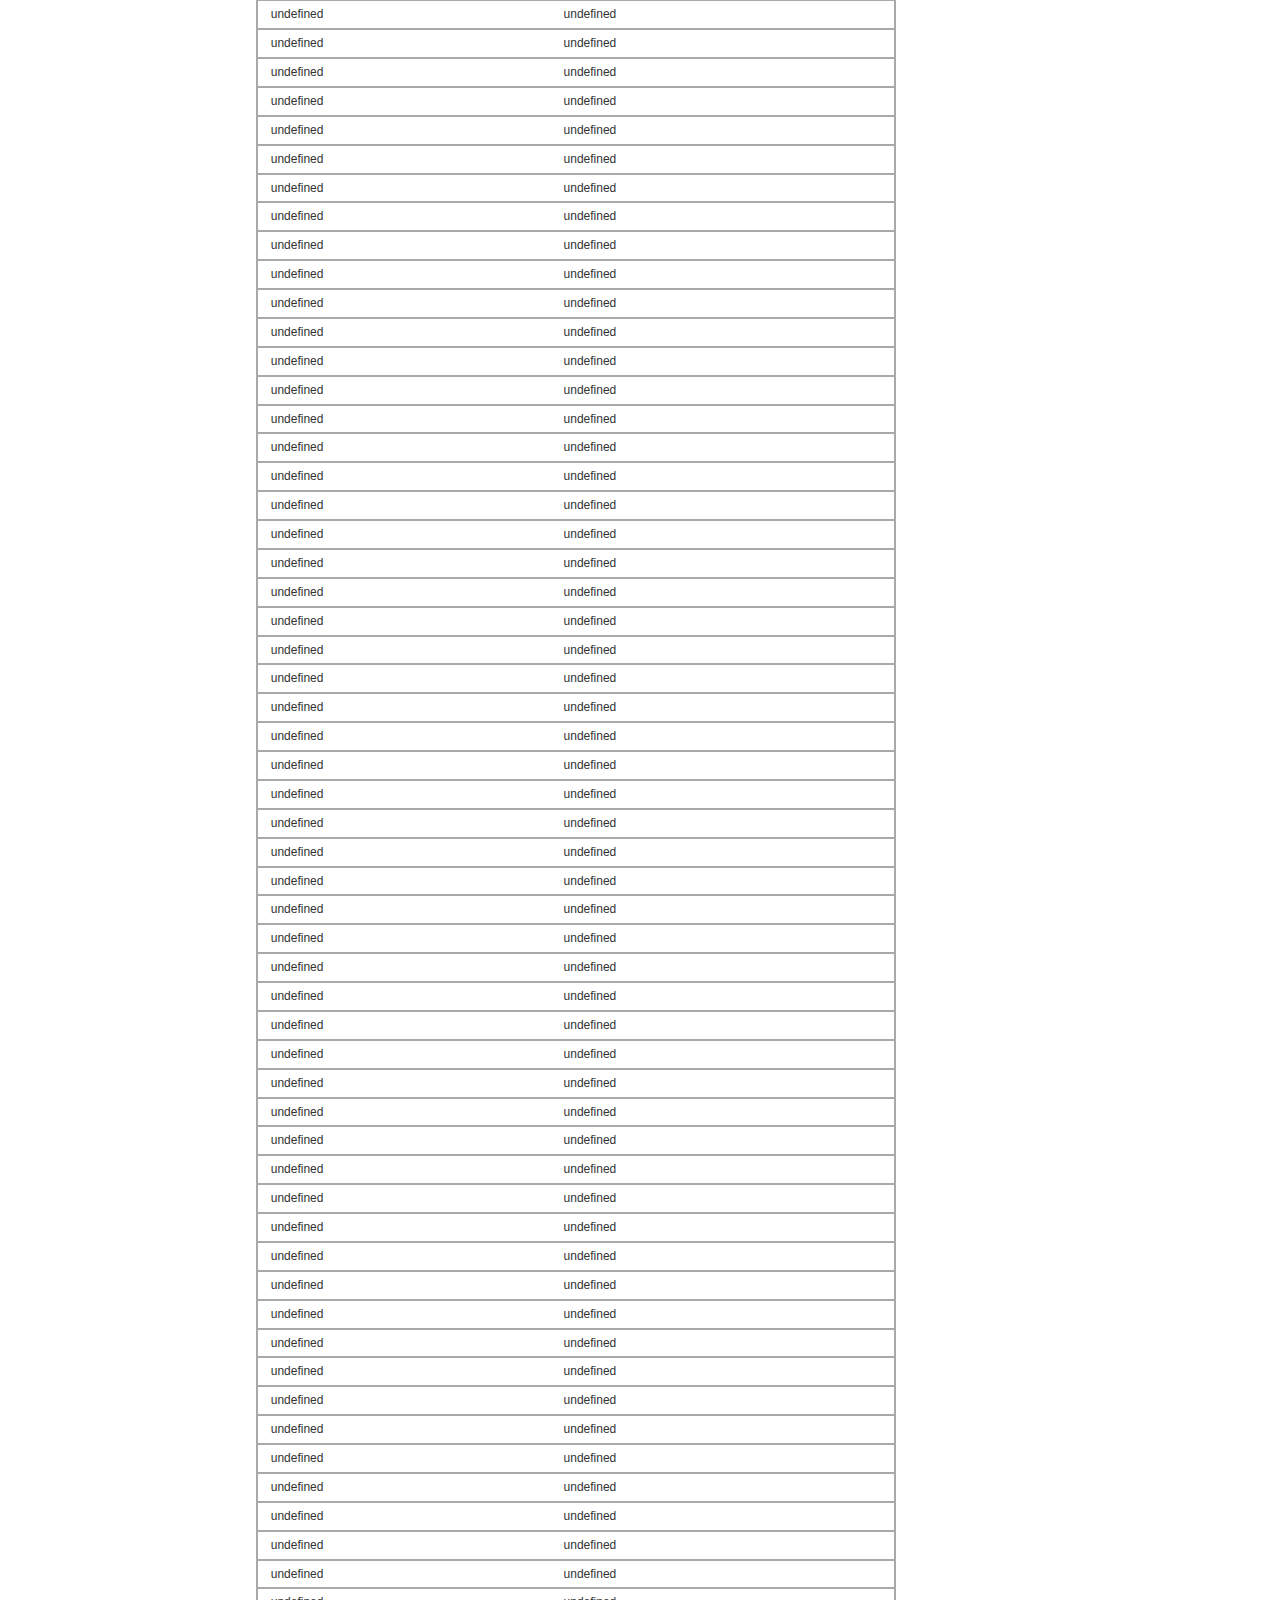
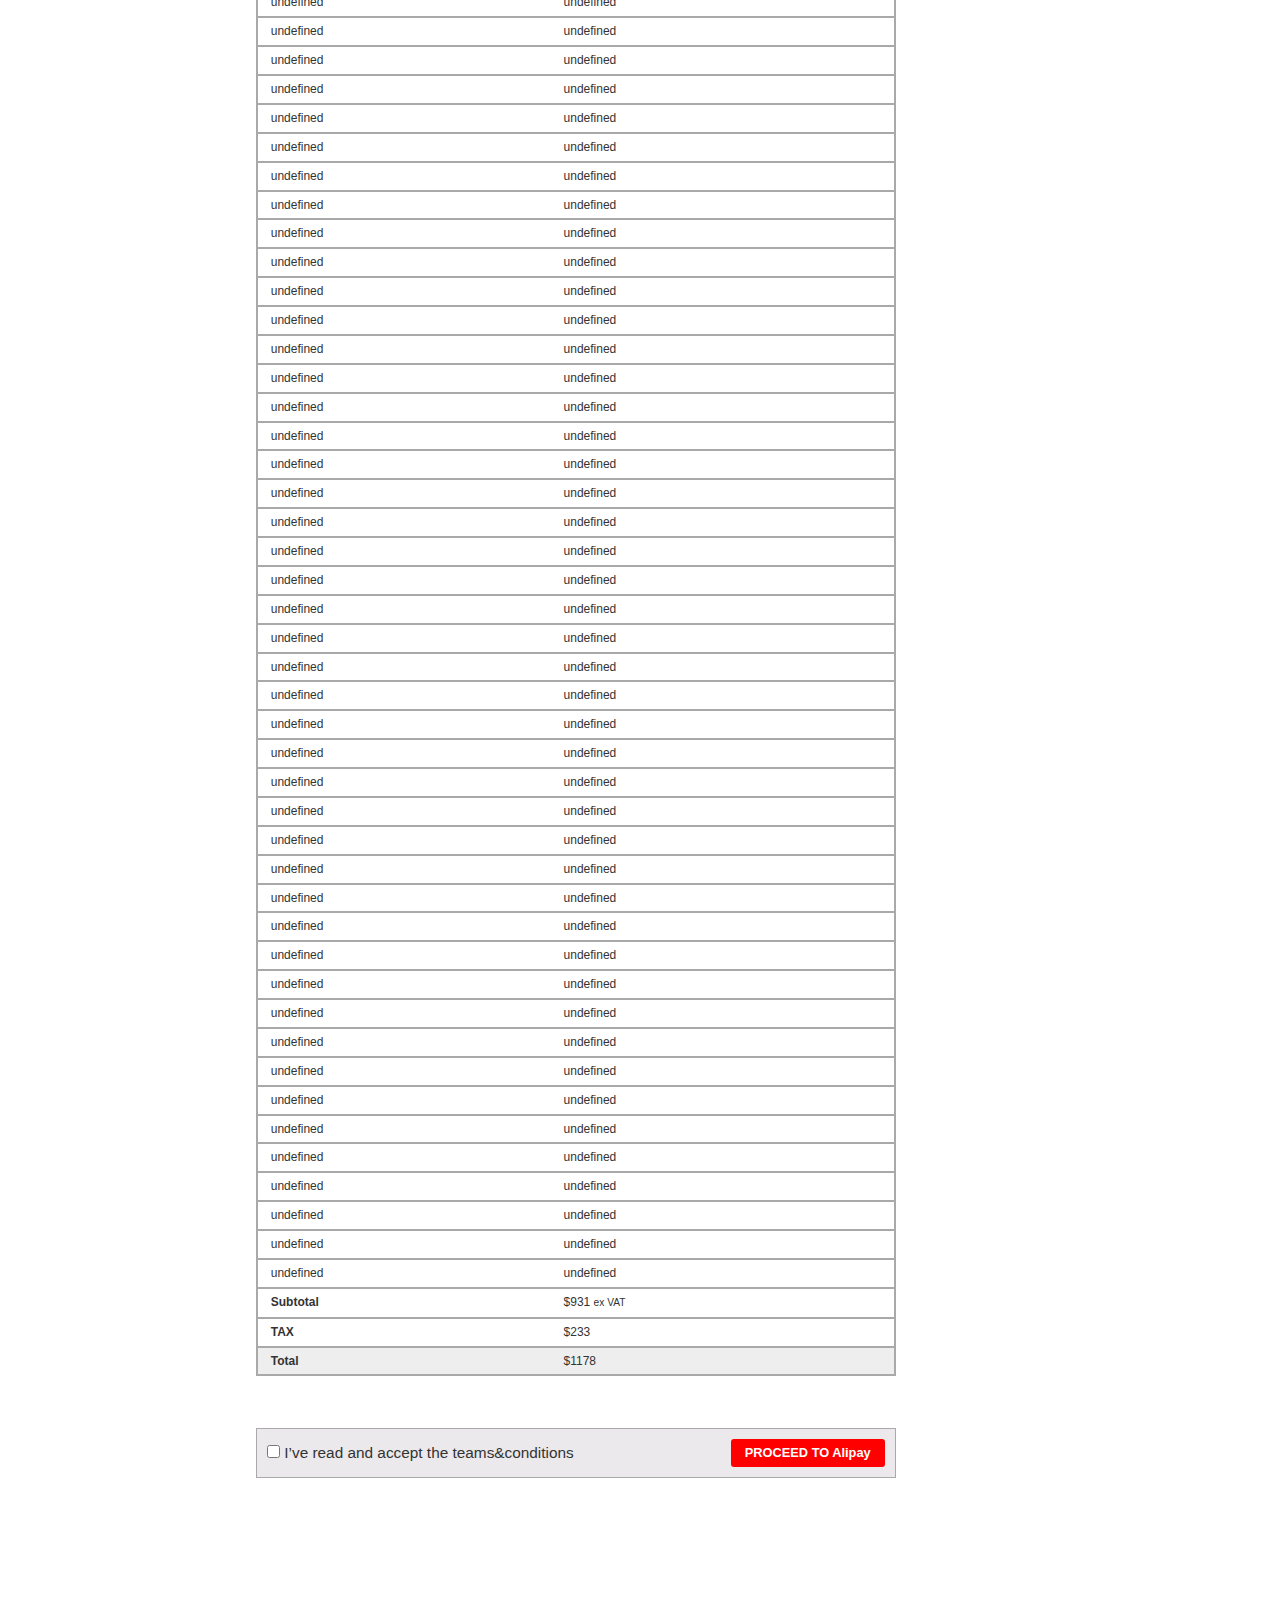
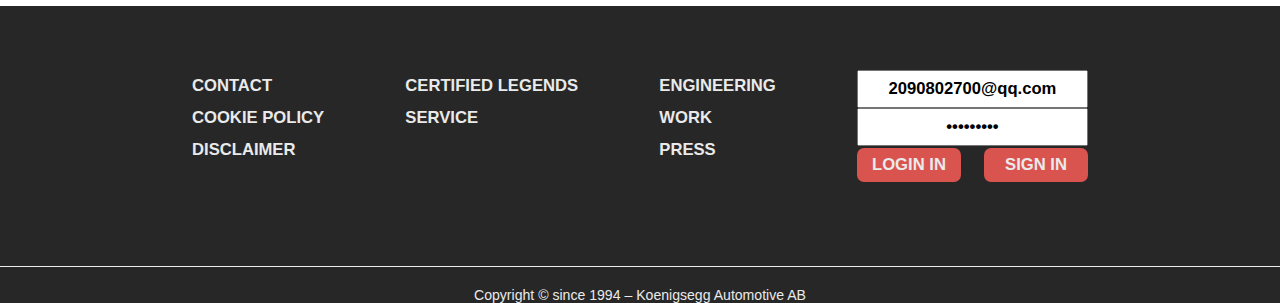
<file: shop_check.html>
<!DOCTYPE html>
<html lang="zh-CN">
<head>
	<meta charset="UTF-8">
	<meta http-equiv="X-UA-Compatible" content="IE=edge">
	<title>Koenigsegg_check</title>
	<meta name="viewport" content="width=device-width, initial-scale=1.0, maximum-scale=1.0, user-scalable=no">
	<link rel="SHORTCUT ICON" href="img/logo/1.ico" />
	<link rel="stylesheet" href="css/bootstrap.css">
	<link rel="stylesheet" href="css/base.css">
    <link rel="stylesheet" href="css/header.css">
    <link rel="stylesheet" href="css/footer.css">
    <link rel="stylesheet" href="css/shop.css">
    <link rel="stylesheet" href="css/shop_check.css">
</head>
<body>
	<div class="header">
	</div>
	<div class="main">
        <div class="floor2">
            <div class="floor2_title">
                <div>
                </div> 
            </div>
        </div>
        <div class="floor3">
            <div class="floor3_img">
                <a href="">
                    <img src="img/shop/shop_check/sample.png" alt="">
                </a>
			</div>
			<div class="floor3_titles">
				<span>Please Input Your Message</span>
			</div>
            <div class="pay_check">
				<div class="check_left">
					<div class="check_left_title">
						<span>Billing Details</span>
					</div>
					<div class="check_left_main">
						<div class="m1">
							<div class="main_inputs">
								<span>First Name</span>
								<input type="text">
							</div>
							<div class="main_inputs">
								<span>Last Name</span>
								<input type="text">
							</div>						
						</div>
						<div class="main_inputs">
							<span>Company Name</span>
							<input type="text">
						</div>
						<div class="m3">
							<div class="main_inputs">
								<span>Email Address</span>
								<input type="text">
							</div>
							<div class="main_inputs">
								<span>Phone</span>
								<input type="text">
							</div>
						</div>
						<div class="main_inputs">
							<span>Country</span>
							<form action="">
								<select name="" id="">
									<option value="">Sweden</option>
								</select>
							</form>
						</div>
						<div class="main_inputs">
							<span>Adress</span>
							<input type="text" placeholder="Street address">
							<input type="text" placeholder="Apartment,suite,unit etc (optional)">
						</div>
						<div class="m6">
							<div class="main_inputs">
								<span>Postcode / ZIP</span><!--邮编-->
								<input type="text">
							</div>
							<div class="main_inputs">
								<span>Town / City *</span>
								<input type="text">
							</div>
						</div>
						<form action="">
							<span>Subscribe to our newsletter</span><!--订阅我们 的新闻-->
							<input type="radio">
						</form>
					</div>
				</div>
				<div class="check_right">
					<div class="check_right_title">
						<span>Ship to a different address?</span>
						<input type="checkbox" value="0">
					</div>
					<div class="check_right_main">
						<div class="m1">
							<div class="main_inputs">
								<span>First Name</span>
								<input type="text">
							</div>
							<div class="main_inputs">
								<span>Last Name</span>
								<input type="text">
							</div>	
						</div>
						<div class="main_inputs">
							<span>Company Name</span>
							<input type="text">
						</div>
						<div class="main_inputs">
							<span>Country</span>
							<form action="">
								<select name="" id="">
									<option value="">Sweden</option>
									<option value="">China</option>
									<option value="">Amarican</option>
								</select>
							</form>
						</div>	
						<div class="main_inputs">
							<span>Adress</span>
							<input type="text" placeholder="Street address">
							<input type="text" placeholder="Apartment,suite,unit etc (optional)">
						</div>	
						<div class="m6">
							<div class="main_inputs">
								<span>Postcode / ZIP</span><!--邮编-->
								<input type="text">
							</div>
							<div class="main_inputs">
								<span>Town / City *</span>
								<input type="text">
							</div>
						</div>	
						<div class="main_inputs">
							<span>Order Notes</span>
							<textarea>Notes about your order, e.g. special notes for delivery.</textarea>
						</div>							
					</div>
				</div>
			</div>
		</div>
		<div class="floor4">
			<div class="floor4_title">
				<span>Your Order</span>
			</div>
			<div class="floor4_mains">
				<table class="checked">
					<thead>
						<tr>
							<th>Product</th>
							<th>Total</th>
						</tr>
					</thead>
					<tbody></tbody>
					<tfoot>
						<tr>
							<th>Subtotal</th>
							<td>
								<span>$931</span>
								<small>ex VAT</small>
							</td>
						</tr>
						<tr>
							<th>TAX</th>
							<td>$233</td>
						</tr>
						<tr class="total">
							<th>Total</th>
							<td>$1178</td>
						</tr>
					</tfoot>
				</table>
			</div>
		</div>
		<div class="floor5">
			<div class="floor5_left">
				<input type="checkbox">
				<span>I’ve read and accept the teams&conditions</span>
			</div>
			<div class="floor5_right">
				<a href="pay.html">
					PROCEED TO Alipay
				</a>
			</div>
		</div>
    </div>
    <div class="footer"></div>
	<script src="js/jquery-3.2.1.js"></script>
	<script src="js/bootstrap.js"></script>
	<script src="js/bootlint.js"></script>
	<sctipt src="js/ajax.js"></sctipt>
    <script src="js/header.js"></script>
	<script src="js/footer.js"></script>
	<script src="js/shop_check.js"></script>
</body>
</html>
</file>
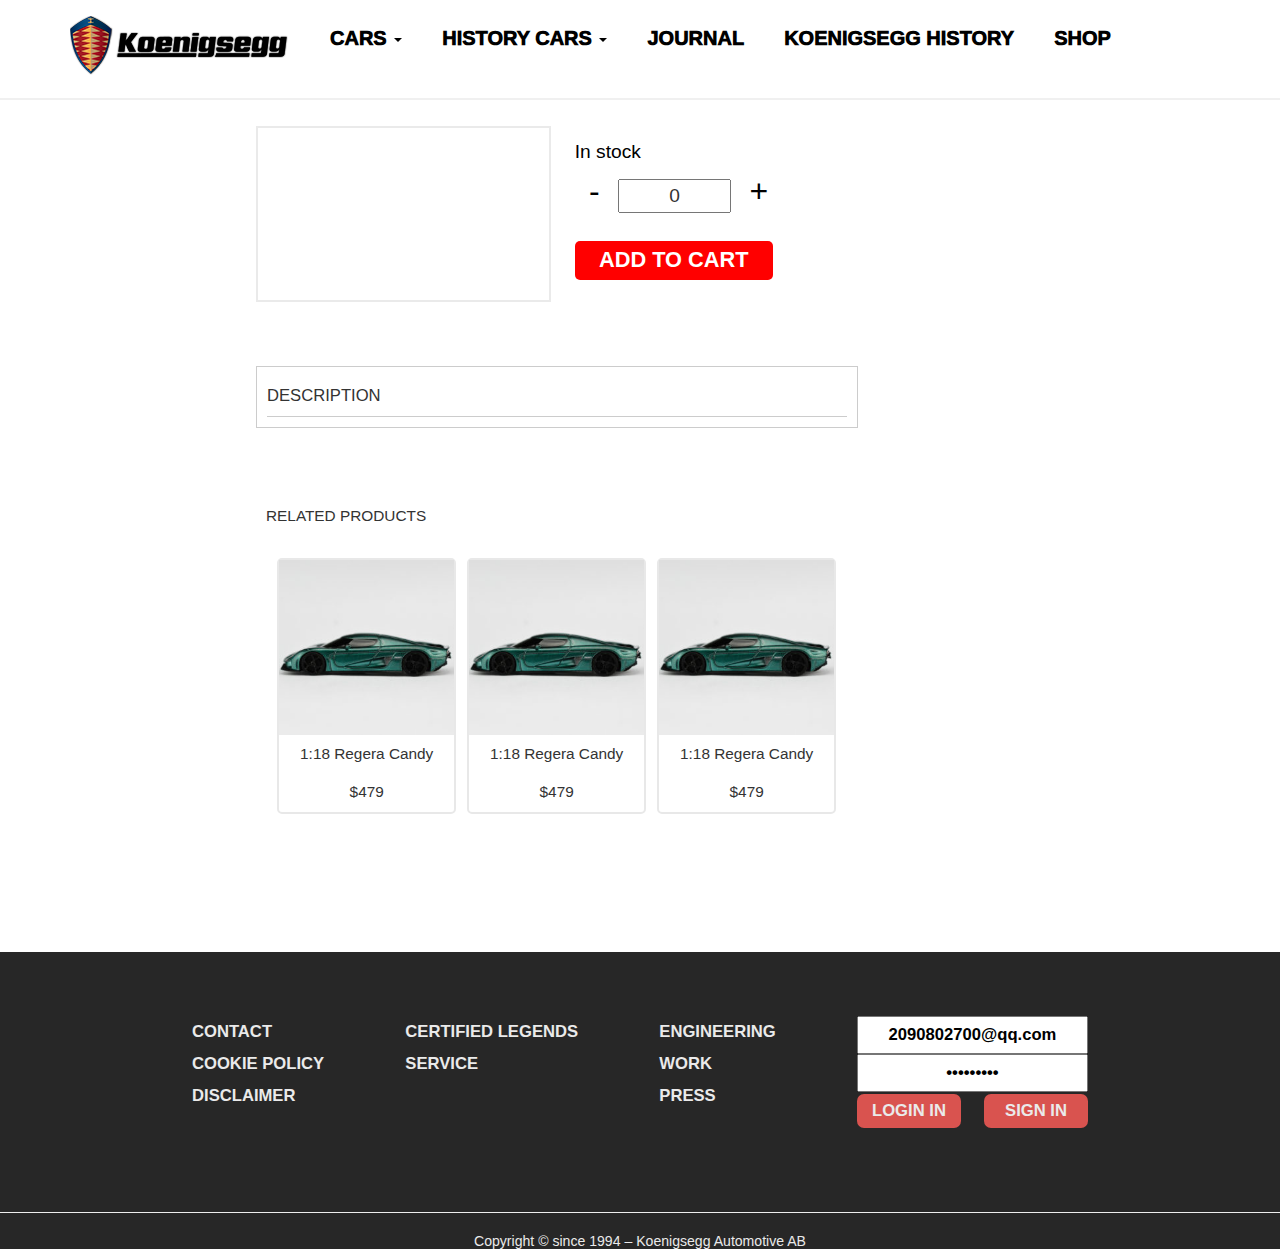
<file: shop_details.html>
<!DOCTYPE html>
<html lang="zh-CN">
<head>
	<meta charset="UTF-8">
	<meta http-equiv="X-UA-Compatible" content="IE=edge">
	<title>Koenigsegg_check</title>
	<meta name="viewport" content="width=device-width, initial-scale=1.0, maximum-scale=1.0, user-scalable=no">
	<link rel="SHORTCUT ICON" href="img/logo/1.ico" />
	<link rel="stylesheet" href="css/bootstrap.css">
	<link rel="stylesheet" href="css/base.css">
    <link rel="stylesheet" href="css/header.css">
    <link rel="stylesheet" href="css/footer.css">
    <link rel="stylesheet" href="css/shop.css">
    <link rel="stylesheet" href="css/shop_check.css">
    <link rel="stylesheet" href="css/shop_cart.css">
    <link rel="stylesheet" href="css/shop_details.css">
</head>
<body>
	<div class="header"></div>
	<div class="main">
        <div class="floor2">
            <div class="floor2_title">
                <div>
                    <a href="">
                        <div class="dropdowns">
                            <a data-trigger="dropdowns" href="#" class="oncarta">MY CART</a>
                            <ul class="dropdown-menus">
                                <li class="dropssss"> 
                                </li>
                                <li class="drop_all">
                                </li>
                                <hr>
                                <li class="drop_button">
                                    <p><a href="shop_cart.html" target="_blank">VIEW CART</a></p>
                                    <p><a href="shop_check.html" target="_blank">CHECKOUT</a></p>
                                </li>
                            </ul>
                        </div>
                    </a>
                </div> 
            </div>
        </div>
        <div class="f3">
            <div class="f3_left">
                <div class="f3_left_title"></div><!--放大镜-->
                <div class="show_large"></div>
                <div class="f3_left_mains"></div>
            </div>
            <div class="f3_right">
                <div class="f3_right_1"></div>
                <div class="f3_right_2">
                    <span>In stock</span>
                    <div class="f3_right_2_1">
                        <form action="">
                            <a href="" class="f3_less">-</a>
                            <input type="text" value="0" class="f3_right_2_1_input" placeholder="">
                            <a href="" class="f3_add">+</a>
                        </form>
                        <div class="counts">
                        </div>
                        <div class="adds">
                            <a href="shop_cart.html">ADD TO CART</a>
                        </div>
                    </div>
                </div>
                <div class="f3_right_3"></div>
            </div>
        </div>
            <!-- 商品简介 -->
        <div class="f4">
            <div class="f4_title">
                <span>DESCRIPTION</span>
            </div>
            <div class="f4_mains"></div>
        </div>
            <!-- 相同商品 -->
        <div class="f5">
            <div class="f5_title">
                <span>RELATED PRODUCTS</span>
            </div>
            <div class="f5_mains">
                <div class="products">
                    <img src="img/shop/models/middle/011.jpg" alt="">
                    <span>1:18 Regera Candy</span>
                    <span>$479</span>
                </div>
                <div class="products">
                    <img src="img/shop/models/middle/011.jpg" alt="">
                    <span>1:18 Regera Candy</span>
                    <span>$479</span>
                </div>
                <div class="products">
                    <img src="img/shop/models/middle/011.jpg" alt="">
                    <span>1:18 Regera Candy</span>
                    <span>$479</span>
                </div>
            </div>
        </div>
    </div>
    <div class="footer"></div>
    <script src="js/jquery-3.2.1.js"></script>
    <script src="js/bootstrap.js"></script>
    <script src="js/bootlint.js"></script>
    <sctipt src="js/ajax.js"></sctipt>
    <script src="js/header.js"></script>
    <script src="js/footer.js"></script>
    <script src="js/shop.js"></script>
</body>    
</html>
</file>
<file: css/base.css>
body{
  /*color:#666;*/
  font:12px "微软雅黑",Arial,Helvetica,sans-serif;
  /* font-family: 'Segoe Print', Arial, sans-serif */
  margin:0;
  padding:0;
  /*background-color:##FBF5F3;*/
  /* background-image:url("../img/background/4.jpg");
  background-attachment:fixed; */
  /* opacity:0.8; */
}
p,h1,h2,h3,h4,h5,h6,ul,ol,dl,dd{
  margin:0;
  padding:0;
  list-style:none;
}
img{
  vertical-align:middle;
}
a{
  color:#000;
  text-decoration:none;
  transform: 2s;
}
a:hover{
  color: red;
  transform: 2s;
}
.clear:after{
  content:"";
  display:block;
  clear:both;
}
.lf{ float:left; }
.rt{ float:right; }
.main{
  /* margin:0 auto;
  width:1000px; */
  /* border-left:2px solid;
  border-right:2px solid; */
}
input{
  text-align: center;
}
</file>
<file: css/header.css>
.header .navbar {
    position: relative;
    min-height: 95px;
    margin-bottom: 20px;
    border: 1px solid transparent;
    background-color: transparent;
    z-index: 10000;
}
.header .navbar-nav>li>a{
    padding-top: 10px;
    padding-bottom: 10px;
    line-height: 55px;
    font-weight: 1000;
    color:#000;
    font-size: 15px;
    margin-left: 10px;
}
.navbar-default .navbar-nav > .open > a,   
.navbar-default .navbar-nav > .open > a:focus {
    color: red;
    background-color: transparent;
}
/* 下拉的a  */
.dropdown-menu > li > a {
    line-height: 2.2;
}
.dropdown-menu > li {
    border-bottom:2px solid #EAEAEA;
}
.dropdown-menu {
    width: 250px;
    text-align: center;
    padding:0 0;
}
.header .navbar-nav>li>a {
    font-size: 20px;
}
</file>
<file: css/footer.css>
.main{
    margin: 0 auto;
}
.floor1>.banner img{
    position: absolute;
    top:0%;
    width:100%;
}
.floor1>.banner img .b-img{
    transform:3s
}
.footer{
    width:100%;
    margin-top: 5%;
    background: #272727;
    color:#EAEAEA;
    /* font-family: 'Segoe Print', Arial, sans-serif */
} 
.footer .footer_top{
    padding:5%;
    display: flex;
    justify-content: space-between;
    font-size: 1.3vmax;
    margin-left: 10%;
    margin-right: 10%;
    font-weight: bold;
    line-height: 2.5vmax;
}
.footer .footer_top a{
    color:#EAEAEA;
    /* font-family: 'Segoe Print', Arial, sans-serif */
}
.footer .footer_top ul:nth-child(4) .footer_top_btns{
    width:45%;
    margin-top: 1%;
    border-radius: 7px;
    background: #D9534F;
    border:0px;
}
.footer .footer_bottom{
    text-align: center;
    font-size: 1.1vmax;
}
.footer .footer_top ul:nth-child(4) .footer_btnss{
    display: flex;
    justify-content: space-between;
}
.footer .footer_top ul:nth-child(5){
    display: none;
}
.footer .footer_top ul:nth-child(5) li div{
    display: block;
}
.footer .footer_top ul:nth-child(5) li input{
    background: #D9534F;
    border-radius: 7px;
    border:0px;
    width:100%;
}
</file>
<file: css/index.css>
.header{
    z-index:10000;
}
.floor1 .banner img{
    opacity: 1;
}
.floor2{
    max-width:70%;
    position: relative;
    margin-top:56%;
    margin-left:auto;
    margin-right:auto;
    /* font-family: 'Segoe Print', Arial, sans-serif */
}
.floor2>.floor2_cars>div{
    /* float: left; */
    display: block;
}
.floor2>.floor2_cars img{
    width:100%;
}
.floor2 .floor2_cars_title {
    font-size:4.0vmax;
    color:#000;
    text-align: center;
    font-family: 'Comic Sans MS', Arial, sans-serif;
}
.floor2>.floor2_cars .floor2_cars_texts,.floor2>.floor2_cars .floor2_cars_texts_right{
    display: flex;
    justify-content: space-between;
    margin-top:2%;
}
.floor2_cars_texts div:nth-child(1),.floor2_cars_texts_right div:nth-child(2){
    width:47%;
    margin-bottom: 1%;
}
.floor2_cars_texts div:nth-child(2),.floor2_cars_texts_right div:nth-child(1){
    width:52%;
    margin-top: 1%;
    margin-bottom: 1%;
    margin-left: 2%;
    font-size: 1.0vmax;
    /* //line-height: 1.4vmin; */
}
.floor2_cars_texts div:nth-child(2) span,.floor2_cars_texts_right div:nth-child(1) span{
    font-size: 2.6vmin;
    font-family: 'Segoe Print', Arial, sans-serif
}
.floor3{
    max-width:70%;
    margin-left:auto;
    margin-right:auto;
    margin-top: 4%;
    /* font-family: 'Segoe Print', Arial, sans-serif; */
}
.floor3_title{
    font-size:4.0vmax;
    color:#000;
    text-align: center;
    font-family: 'Segoe Print', Arial, sans-serif
}
.floor3_texts{
    display: flex;
    justify-content: space-between;
}
.floor3_texts>div{
    width:30%;
    margin-left: 2%;
    margin-right: 2%;
}
.floor3_texts>div>img{
    width:100%;
    margin-bottom: 2%;
    border-radius: 3px;
}
.floor3_texts>div>div:nth-child(2){
    font-size: 1.0vmax;
    margin-top: 5%;
}
.floor3_texts>div>div:nth-child(3){
    font-size: 1.0vmax;
    margin-top: 5%;
}
.floor3_texts>div>div:nth-child(3)>span{
    color:#BBBBBB;
}
.floor3_texts>div>div:nth-child(3)>a{
    font-weight: bold;
}
.floor3_texts>div>div:nth-child(4){
    font-size: 1.5vmax;
    margin-top: 5%;
    color:#5B5B5B;
}
.floor3_texts>div>div:nth-child(5){
    display: flex;
    justify-content: space-between;
    margin-top: 5%;
}
.floor3_texts>div>div:nth-child(5)>div:nth-child(1){
    font-size: 1.3vmax;
    margin-top: 3%;
    border:2px solid #BBBBBB;
    width:45%;
    height:6%;
    border-radius: 3px;
    text-align: center;
    line-height: 3.0vmax;
}
.floor3_texts>div>div:nth-child(5)>div:nth-child(1) a{
    color:#BBBBBB;
}
.floor3_texts>div>div:nth-child(5)>div:nth-child(2){
    font-size: 1.3vmax;
    margin-top: 3%;
    width:30%;
    height:6%;
    border-radius: 3px;
    text-align: center;
    line-height: 3.0vmax;
}
.floor3_texts>div>div:nth-child(5)>div:nth-child(2) a{
    color:#BBBBBB;
}
.floor4{
    max-width:70%;
    margin-left:auto;
    margin-right:auto;
    margin-top: 4%;
    /* font-family: 'Segoe Print', Arial, sans-serif; */
    
}
.floor4 .floor4_title{
    font-size:4.0vmax;
    color:#000;
    text-align: center;
    font-family: 'Segoe Print', Arial, sans-serif
}
.floor4 .floor4_title>div{
    font-size:1.5vmax;
    color:#BBBBBB;
    text-align: center;
    font-family: 'Monotype Corsiva',Arial, sans-serif;
    margin-top: 1%;
}
.floor4>.floor4_texts .floor4_texts_img{
    width:100%;
}
.floor4>.floor4_texts .floor4_texts_img img{
    width:100%;
    margin-top: 5%;
}
.floor4>.floor4_texts .floor4_btns{
    width:25%;
    height:45px;
    border-radius: 5px;;
    margin:0 auto;
    margin-top: 10%;
    text-align: center;
    font-size:1.3vmax;
    background-color: red; 
    line-height: 2.8vmax;
}
.floor4>.floor4_texts .floor4_btns span{
    color: #FAE4E4;
}
.antext_1{
    color:$000;
}
.floor2 .floor2_cars .floor2_cars_texts .img_1,
.floor2 .floor2_cars .floor2_cars_texts .text_1,
.floor2 .floor2_cars .floor2_cars_texts_right .img_2,
.floor2 .floor2_cars .floor2_cars_texts_right .text_2,
.floor2 .floor2_cars .floor2_cars_texts .img_3,
.floor2 .floor2_cars .floor2_cars_texts .text_3
{
    transition: 2s all linear;
}
</file>
<file: css/cars.css>
.floor2{
    max-width:70%;
    position: relative;
    margin-top:53%;
    margin-left:auto;
    margin-right:auto;
    /* font-family: 'Segoe Print', Arial, sans-serif */
}
.floor2 div:nth-child(1){
    display: block;
    text-align: center;
}
.floor2 div:nth-child(1)>img{
    width:30%;
}
.floor2 div:nth-child(2)>span{
    display: block;
    margin-top: 2%;
    font-size:1.0vmax; 
    color:#5B5B5B;
    /* font-family: 'Segoe Print', Arial, sans-serif */
}
.floor2 div:nth-child(2)>span:nth-child(1){
    display: block;
    margin-top: 2%;
    color:#4D4D4D;
    font-size:1.3vmax;
    font-weight: bold; 
    margin-top: 8%;
}
.floor2 div:nth-child(3){
    display: block;
    margin-top: 5%;
    text-align: center;
}
.floor2>div:nth-child(3)>img{
    width:50%;
}
.floor3{
    max-width:70%;
    margin-left:auto;
    margin-right:auto;
    margin-top: 10%;
    /* font-family: 'Segoe Print', Arial, sans-serif; */
}
.floor3 .floor3_title{
    font-size:4.0vmax;
    text-align: center;
    color:#000;
    font-family: 'Segoe Print', Arial, sans-serif
}
.floor3 .floor3_texts{
    display: flex;
    justify-content: space-between;
}
.floor3 .floor3_texts>div{
    width:45%;
    margin-left: 2%;
    margin-right: 2%;
}
.floor3 .floor3_texts .f3_textes{
    margin-top:7%;
    line-height: 2.2vmax;
}
.floor3 .floor3_texts .f3_textes span:nth-child(1){
    color:#000;
    display: block;
    font-size:1.8vmax;
    line-height:5.0vmax;
}
.floor4{
    max-width:70%;
    margin-left:auto;
    margin-right:auto;
    margin-top: 10%;
    /* font-family: 'Segoe Print', Arial, sans-serif; */
}
.floor4 .floor4_title{
    font-size:4.0vmax;
    text-align: center;
    color:#000;
    font-family: 'Segoe Print', Arial, sans-serif
}
.floor4 .floor4_image{
    width:100%;
    text-align: center;
}
.floor4 .floor4_image div img{
    text-align: center;
    width:31%;
    margin-top: 0.5%;
    border-radius: 3px;
}
</file>
<file: css/history.css>
.floor1{
    max-width:70%;
    position: relative;
    margin-top:5%;
    margin-left:auto;
    margin-right:auto;
    /* font-family: 'Segoe Print', Arial, sans-serif */
}
.floor1 .floor1_title{
    font-size:4.0vmax;
    text-align: center;
    color:#000;
    font-family: 'Segoe Print', Arial, sans-serif
}
.floor1 .floor1_texts{
    margin-top:7%;
    font-size: 1.4vmax;
}
</file>
<file: css/shop.css>
.header{
    border-bottom:2px solid #F0F0F0;
    height:90px;
}
.footer{
    margin-top: 103%;
}
.floor1{
    max-width:60%;
    margin-left:25%;
    margin-right:auto;
    font-weight: bold;
    font-size: 1.0vmax;
}
.floor1>.list{
    display: flex;
    justify-content: space-between;
    border-bottom:2px solid #F0F0F0;
}
.floor1>.list>li>a:hover{
    color:red;
}
.floor2{
    max-width:70%;
    margin-left:auto;
    margin-right:auto;
    font-weight: bold;
    font-size: 0.8vmax;  
}
.floor2_title{
    max-width:80%;
    float:right;
    margin-top: 3%;
}
.floor2_title>div:nth-child(1){
    display: block;
    font-size: 1.7vmax; 
    color:#343434;
    line-height: 5.0vmax;
    /* border-bottom: 1px solid #CBCBCB; */
    display: flex;
    justify-content: space-between;    
}
.floor2_title>div:nth-child(1) a:nth-child(2){
    float: right;
    font-family: 'MV Boli', Arial, sans-serif
}
.dropdown-menus{
    height:0;
    overflow:hidden;
    width:80%;
    list-style:none;
    /* box-shadow:5px 5px 6px #000; */
    transition:all .5s linear;
    float:right;
    background: #fff;
    font-size: 1.0vmax; 
    line-height: 1.5vmax;
}
.dropdown-menus .drop_button{
    font-size: 0.8vmax;
    display: flex;
    justify-content: space-between;
    margin-top: -10%;   
}
.dropdown-menus .drop_all{
    text-align: center;
}
.dropdown-menus .drop_button p:nth-child(1){
    background: red;
    border-radius: 3px;
    width:40%;
    line-height: 3.0vmax;
    text-align: center;
    margin-left:3%;
}
.dropdown-menus .drop_button p:nth-child(2){
    border:2px solid #000;
    border-radius: 3px;
    width:40%;
    text-align: center;
    line-height: 3.0vmax;
    margin-right:3%;
}
.dropdowns .oncarta{
    color:red;
    display: none;
}
.dropdown-menus .drop_button p:nth-child(1) a{
    color:#fff;
}
.dropdown-menus .drop_button p:nth-child(2) a{
    color:#000;
}
.floor2_title>div:nth-child(2){
    margin-top: 2%;
    color:#535353;
}
.floor2_title>div:nth-child(3){
    COLOR:#CCCCCC;
    display: flex;
    justify-content: space-between;
    margin-top: 4%;
}
.floor2_title>div:nth-child(3)>span:nth-child(1){
    COLOR:#838393;
}
.floor2_title>div:nth-child(3)>form:nth-child(2) select{
    border: 1px solid #D9D9D9;
    border-radius: 3px;
    height: 35px;
    outline: none;
    font-weight: 600;
}
/*购物车*/
.floor2_mains{
    max-width: 80%;
    float:right;
}
.floor2_mains ul a .products{
    border-radius: 5px;
    width:30%;
    float:right;
    margin-top: 5%;
    border:2px solid #E8E8E8;
    margin-left: 3%;
}
.floor2_mains ul a .products img{
    width:100%;
}  
.floor2_mains ul a .products span{
    display:block;
    text-align: center;
    line-height: 3vmax;
    width:100%;
} 
.floor2_mains ul a .products span:nth-child(3):hover{
    color:#000;
}
.floor2_mains ul a .products:hover{
    border:4px solid #9C9C9C;
}

/*页码--废弃*/
.floor2 .yema{
    float:right;
    width:60%;
    margin-top: 5%;
    text-align: center;
}
.floor2 .yema ul li{
    float:left;
    margin-left: 8%;
    line-height: 40px;
} 
.floor2 .yema ul  .hover{
    border:2px solid #D1D1D1;
    width:40px;
    height:40px;
    line-height: 40px;
    border-radius: 5px;
}
</file>
<file: css/shop_check.css>
.floor3{
	width:60%;
	margin-left:20%;
    margin-right:auto;
	margin-top:3%;
	z-index: 1000000;
}
.footer{
	margin-top:10%;
}
.floor3_img{
	text-align:center;
}
.floor3_img img{
	width:20%;
}
.floor3_titles{
	background: #A7B9C3;
	border-left:10px solid #8E9DA6;
	width:110%;
	line-height: 3.0vmax;
	padding:5px;
	font-size:1.5vmax;
	margin-top: 5%;
}
.floor3_titles span{
	color:#fff;
	margin-left: 3%;
}
.pay_check{
	display: flex;
	justify-content:space-between;
	margin-top: 5%;
	line-height: 1.5vmax;
	width:110%;
}
.pay_check .check_left{
	width:48%;
	padding:5px;
}
.pay_check .check_right{
	width:48%;
	padding:5px;
}
.pay_check .check_left .check_left_main .m1,.m3,.m6{
	display: flex;
	justify-content:space-between;
}
.pay_check .check_right .check_right_main .m1,.m3,.m6{
	display: flex;
	justify-content:space-between;
}
.pay_check .check_left_title{
	font-size: 1.4vmax;
}
.pay_check .check_right_title{
	font-size: 1.2vmax;
}
.pay_check .check_left .check_left_main .main_inputs,.check_right .check_right_main .main_inputs{
	width:80%;
	margin-top: 5%;
}
.pay_check .check_left .check_left_main .main_inputs span,.check_right .check_right_main .main_inputs span{
	display:block;
}
.pay_check .check_left .check_left_main .main_inputs input,.check_right .check_right_main .main_inputs input{
	width:85%;
	margin-top: 3%;
}
.pay_check .check_left .check_left_main div:nth-child(4) form select,.check_right .check_right_main div:nth-child(3) form select{
	width:85%;
	height:35px;
}
.pay_check .check_left .check_left_main form:nth-child(7){
	width:80%;
	margin-top: 5%;
}
.floor4{
	width:50%;
	margin-left:20%;
    margin-right:auto;
	margin-top:2%;
} 
.floor4_title{
	font-size: 1.6vmax;
}
.floor4_title span{
	color:#535353;
	line-height: 3.5vmax;
}
.floor4_mains table{
	border:2px solid #A9A9A9;
	width:100%;
	margin-top:1%;
}
.floor4_mains table thead,tbody,tfoot,tr{
	border-bottom:2px solid #A9A9A9;
	width:100%;
	margin-top:1%;
	line-height: 2.1vmax;
}
.floor4_mains table th,td{
	padding-left:2%;
}
.floor4_mains table thead{
	background: #ebe9eb;
}
.floor4_mains table tfoot .total{
	background: #eeeeee;
}
.floor5{
	width:50%;
	margin-left:20%;
    margin-right:auto;
	margin-top:4%;
	border:1px solid #A9A9A9;
	display: flex;
	justify-content:space-between;
	background: #ebe9eb;
	font-size: 1.2vmax;
	line-height: 2.2vmax;
	padding:10px;
}
.floor5 .floor5_right{
	background:red;
	border-radius: 3px;
	width:25%;
	font-size: 1.0vmax;
	text-align: center;
}
.floor5 .floor5_right a{
	color:#fff;
	font-weight: bold;
}
</file>
<file: css/shop_cart.css>
.cart_details{
	width:60%;
	margin-left:20%;
    margin-right:auto;
	margin-top:2%;
	display: flex;
	justify-content:space-between;
	background: #ebe9eb;
	font-size: 1.2vmax;
    line-height: 2.2vmax;
    border:0px;
}
.cart_details table{
    width:110%;
    background: #EAEAEA;
}
.cart_details table tr{
    width:100%;
    line-height: 3.0vmax;
}
.floor3_titles{
	width:110%;
}
.cart_details table tfoot{
    background: #fff;
    border:0px;
    margin-top:2%;
}
.cart_details table tbody{
    font-size: 1.0vmax;
}
.cart_details table th, td {
    width: 16%;
}
.cart_details table tbody tr td:nth-child(6){
    color:#fff;
    padding: 5px;
    margin-top:10%;
    border-radius: 5px;
    margin-right: 5%;
} 
.cart_details table tbody tr td:nth-child(6) a{
    color:red;
    font-weight: bold;
} 
.cart_details table tfoot tr a{
    background: red;
    color:#fff;
    padding: 5px;
    margin-top:10%;
    float: right;
    line-height: 2.0vmax;
    border-radius: 5px;
    margin-right: 5%;
}
.cart_details table tfoot tr .tf_td{
    line-height: 5.5vmax;
    width:30%;
    border:0px;
}
.cart_details table thead,tbody,tfoot{
	width:100%;
	margin-top:1%;
    line-height: 2.1vmax;
}
.cart_details table thead{
    background: #cccccc;
    border-bottom:0px;
    width:30%;
}
.cart_details table  th,td{
    border-right:px solid;
    text-align: center;
}
.cart_details table tfoot tr{
    border-bottom:0px;
}
.cart_details table tbody .adds span:nth-child(1) a,.cart_details table tbody .adds span:nth-child(3) a{
    border:2px solid #A9A9A9;
    height: 5px;
    width:5px;
    padding:5px;
    margin-right: 6%;
    margin-left: 6%;
    color:#333333;
}
.last_checks{
	width:25%;
	margin-left:60%;
    margin-right:auto;
    margin-top:5%;
    border:1px solid #A9A9A9;
    padding: 10px;
    background: #EBE9EB;
}
.last_checks div{
    width:100%;
    font-size: 1.1vmax;
    line-height: 2.5vmax;
    margin-top:3%;
}
.last_checks div span:nth-child(2){
    margin-left: 10%;
}
.last_checks div:nth-child(1){
    font-size: 2.4vmax;
    border-bottom:1px solid #A9A9A9;
    line-height: 4.0vmax;
}
.last_checks div:nth-child(5){
    background: green;
    color:#fff;
    padding: 5px;
    margin-top:10%;
    line-height: 2.0vmax;
    border-radius: 5px;
    width:100%;
    text-align: center;
}
.last_checks div:nth-child(5) a{
    color:#fff;
}
.main .f3{
    width:47%;
	margin-left:20%;
    margin-right:auto;
	margin-top:5%;
	display: flex;
	justify-content:space-between;
	font-size: 1.2vmax;
    line-height: 2.2vmax;
}
.main .f3 .f3_left{
    background: #fff;
    width:50%;
    border:2px solid #EAEAEA;
}
.main .f3 .f3_left div:nth-child(1){
    width:100%;
    margin: 0 auto;
}
.main .f3 .f3_left div:nth-child(1) img{
    width:100%;
}
.main .f3 .f3_left div:nth-child(3){
    margin-top: 0%;
    padding:5px;
    margin-bottom: 2%;
}
.main .f3 .f3_left div:nth-child(3) img{
    width:23%;
    margin-left: 0.6%;
    margin-top: 2.5%;
}
.main .f3 .f3_right{
    background: #fff;
    width:48%;
    margin-left: 4%;
}
.main .f3 .f3_right div:nth-child(1) span:nth-child(1){
    font-size: 1.8vmax;
    display: block;
    color:#535353;
    font-weight: bold;
    line-height: 4vmax;
}
.main .f3 .f3_right div:nth-child(1) span:nth-child(2){
    font-size: 1.6vmax;
    line-height: 4vmax;
    display: block;
    color:#000;
    font-weight: bold;
}
.main .f3 .f3_right div:nth-child(2) span:nth-child(1){
    font-size: 1.5vmax;
    line-height: 4vmax;
    display: block;
    color:#000;
}
.main .f3 .f3_right div:nth-child(2) div:nth-child(2) form input{
    width:40%;
    font-size: 1.5vmax;
    text-align: center;
}

.main .f3 .f3_right div:nth-child(2) div:nth-child(2) form a{
    font-size: 2.5vmax;
    margin-left: 5%;
    margin-right: 5%;
}
.main .f3 .f3_right div:nth-child(2) div:nth-child(2) .adds{
    background:red;
    line-height: 3.0vmax;
    font-size: 1.7vmax;
    margin-top: 10%;
    border-radius: 5px;
    text-align: center;
    font-weight: bold;
    width:70%;
}
.main .f3 .f3_right div:nth-child(2) div:nth-child(2) .adds a{
    color:#fff;
}
.main .f3 .f3_right div:nth-child(2) div:nth-child(2) .counts{
    line-height: 3.0vmax;
    margin-top: 10%;
    border-radius: 5px;
    font-weight: bold;
    width:70%;
}
.main .f3 .f3_right div:nth-child(2) div:nth-child(2) .counts span{
    margin-top: 5%;
    font-size: 2.5vmax;
}
.main .f3 .f3_right div:nth-child(3){
    margin-top: 8%;
}
.main .f4{
    width:47%;
	margin-left:20%;
    margin-right:auto;
	margin-top:5%;
	font-size: 1.2vmax;
    line-height: 2.2vmax;
    border:1px solid #cccccc;
    padding:10px;
}
.main .f4 .f4_title span{
    font-size: 1.3vmax;
    color:#333333;
    display: block;
    line-height: 3.0vmax;
    border-bottom: 1px solid #cccccc;
}
.main .f4 div:nth-child(2) span:nth-child(1){
    margin-top: 3%;
    font-size: 1.8vmax;
    display: block;
    color:#000;
    line-height: 3.0vmax;
}
.main .f4 div:nth-child(2) span:nth-child(2){
    margin-top: 3%;
    font-size: 1.2vmax;
    display: block;
    color:#333333;
    line-height: 3.0vmax;
}
.main .f5{
    width:47%;
	margin-left:20%;
    margin-right:auto;
	margin-top:5%;
	font-size: 1.2vmax;
    line-height: 2.2vmax;
    padding:10px;
}
.main .f5 .f5_mains{
    display:flex;
    justify-content:space-between;
    margin-right: 2%;
}
.main .f5 .f5_mains .products{
    border-radius: 5px;
    width:100%;
    float:right;
    margin-top: 5%;
    border:2px solid #E8E8E8;
    margin-left: 2%;
}
.main .f5 .f5_mains .products img{
    width:100%;
}  
.main .f5 .f5_mains .products span{
    display:block;
    text-align: center;
    line-height: 3vmax;
    width:100%;
} 
.cart_details table tbody tr .adds .jia,.jian{
    cursor: pointer;
}
.cart_details table tbody tr .deletes{
    cursor: pointer;
}
</file>
<file: css/shop_details.css>
.header{
    height:100px;
}
.floor2{
    margin-top: -3%;
}
.floor2_title{
    margin-top: -3%;
}
/* 购物车图片 */
.dropdowns>.dropdown-menus .drop_message>span img{
    width:70px;
    height:70px;
}
/*购物车文字*/
.floor2>.floor2_title .dropdowns .dropdown-menus .dropssss .moneys{
    line-height: 2.0vmax;
    margin-right: 5px;
}
.floor2>.floor2_title .dropdowns .dropdown-menus .dropssss .jian,.jia{
    border:2px solid #CCCCCC;
    font-size: 1.5vmax;
    cursor: pointer;
}
.main .f3 .f3_left .f3_left_title{
    position: relative;
}
/*小遮罩层*/
.main .f3 .f3_left .f3_left_title .fangda{
    display: none;
    border:1px solid;
    background:skyblue;
    width:50%;
    height:50%;
    position: absolute;
	opacity: 0.3;
}
/*大遮罩层*/
.main .f3 .f3_left .f3_left_title .zhezhao{
    position: absolute;
    width: 100%;
    height: 100%;
    opacity: 0;
    top: 0;
    left: 0;
    cursor: move;
}
.main .f3 .f3_left{
    position: relative;
}
/*放大镜显示屏*/
.main .f3 .f3_left .show_large {
    width: 500px;
    height: 500px;
    position: absolute;
    top: 0;
    left: 100%;
    display: none;
}
</file>
